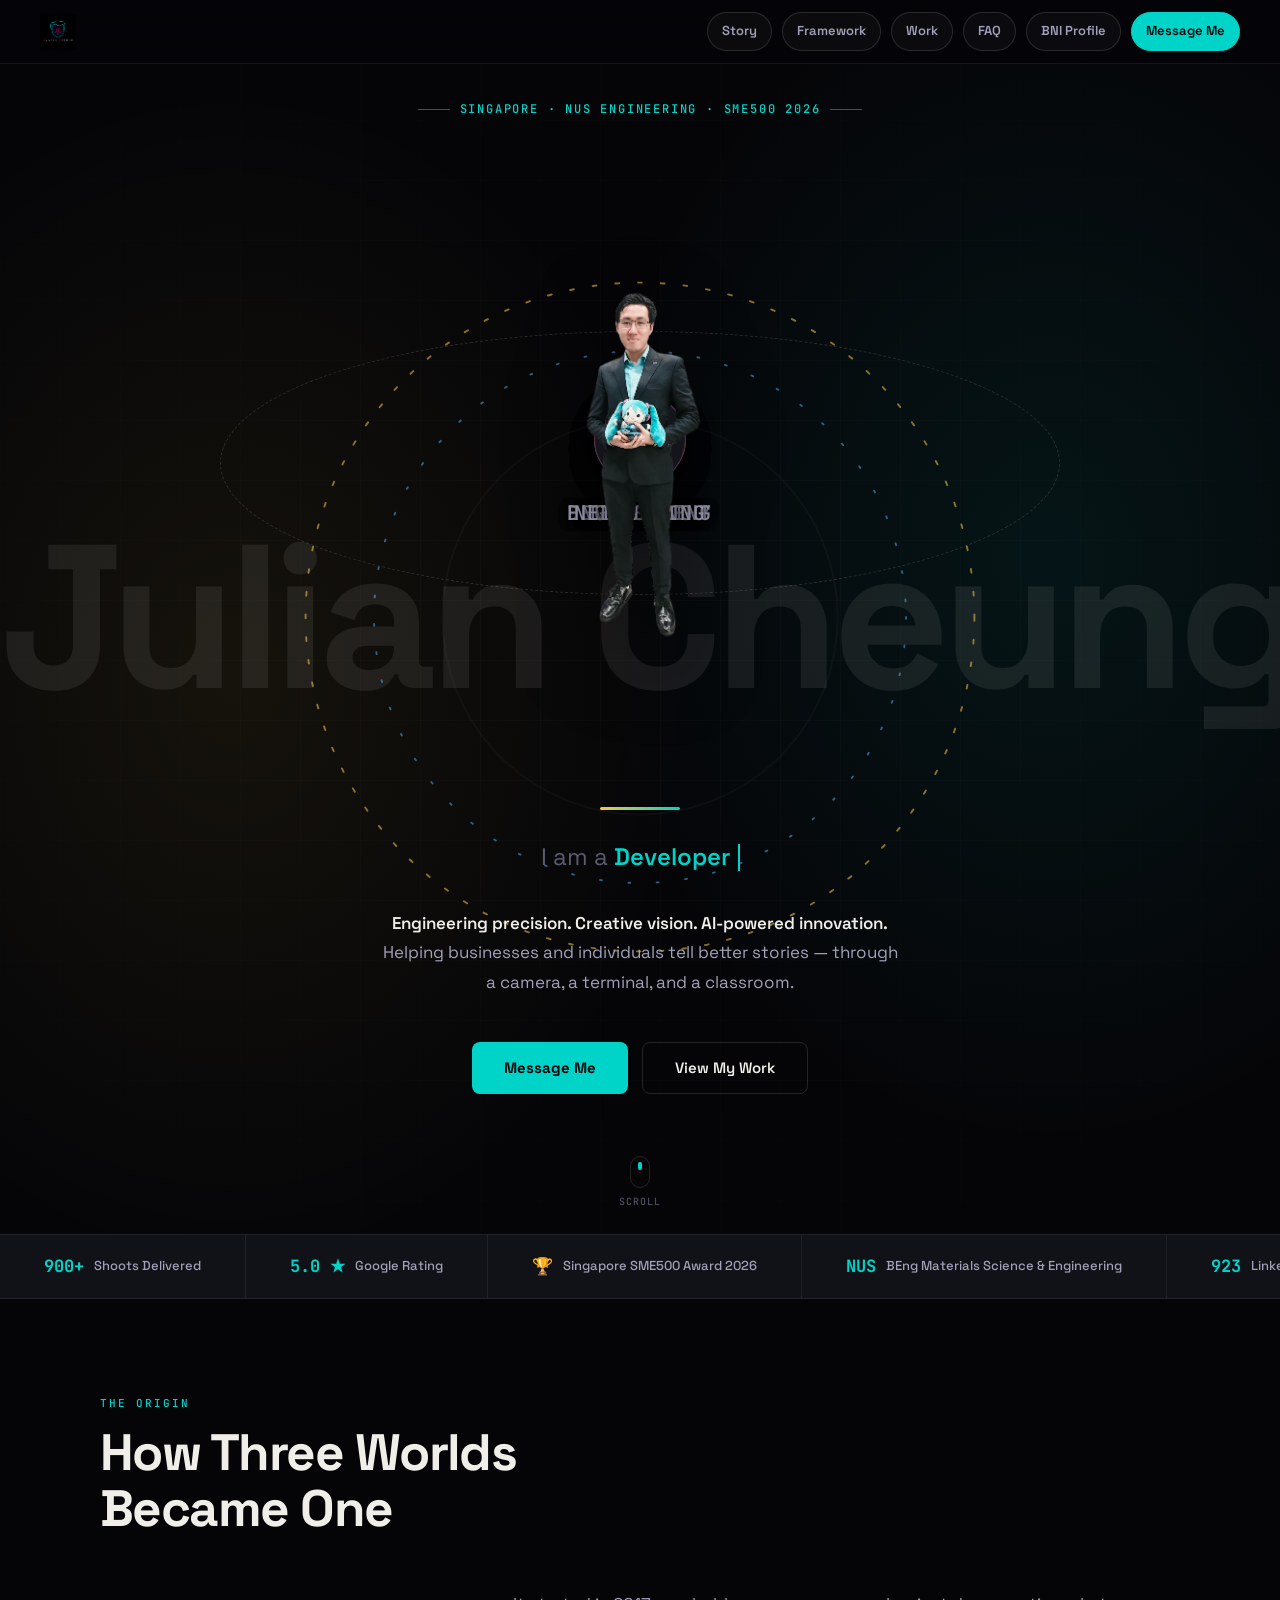
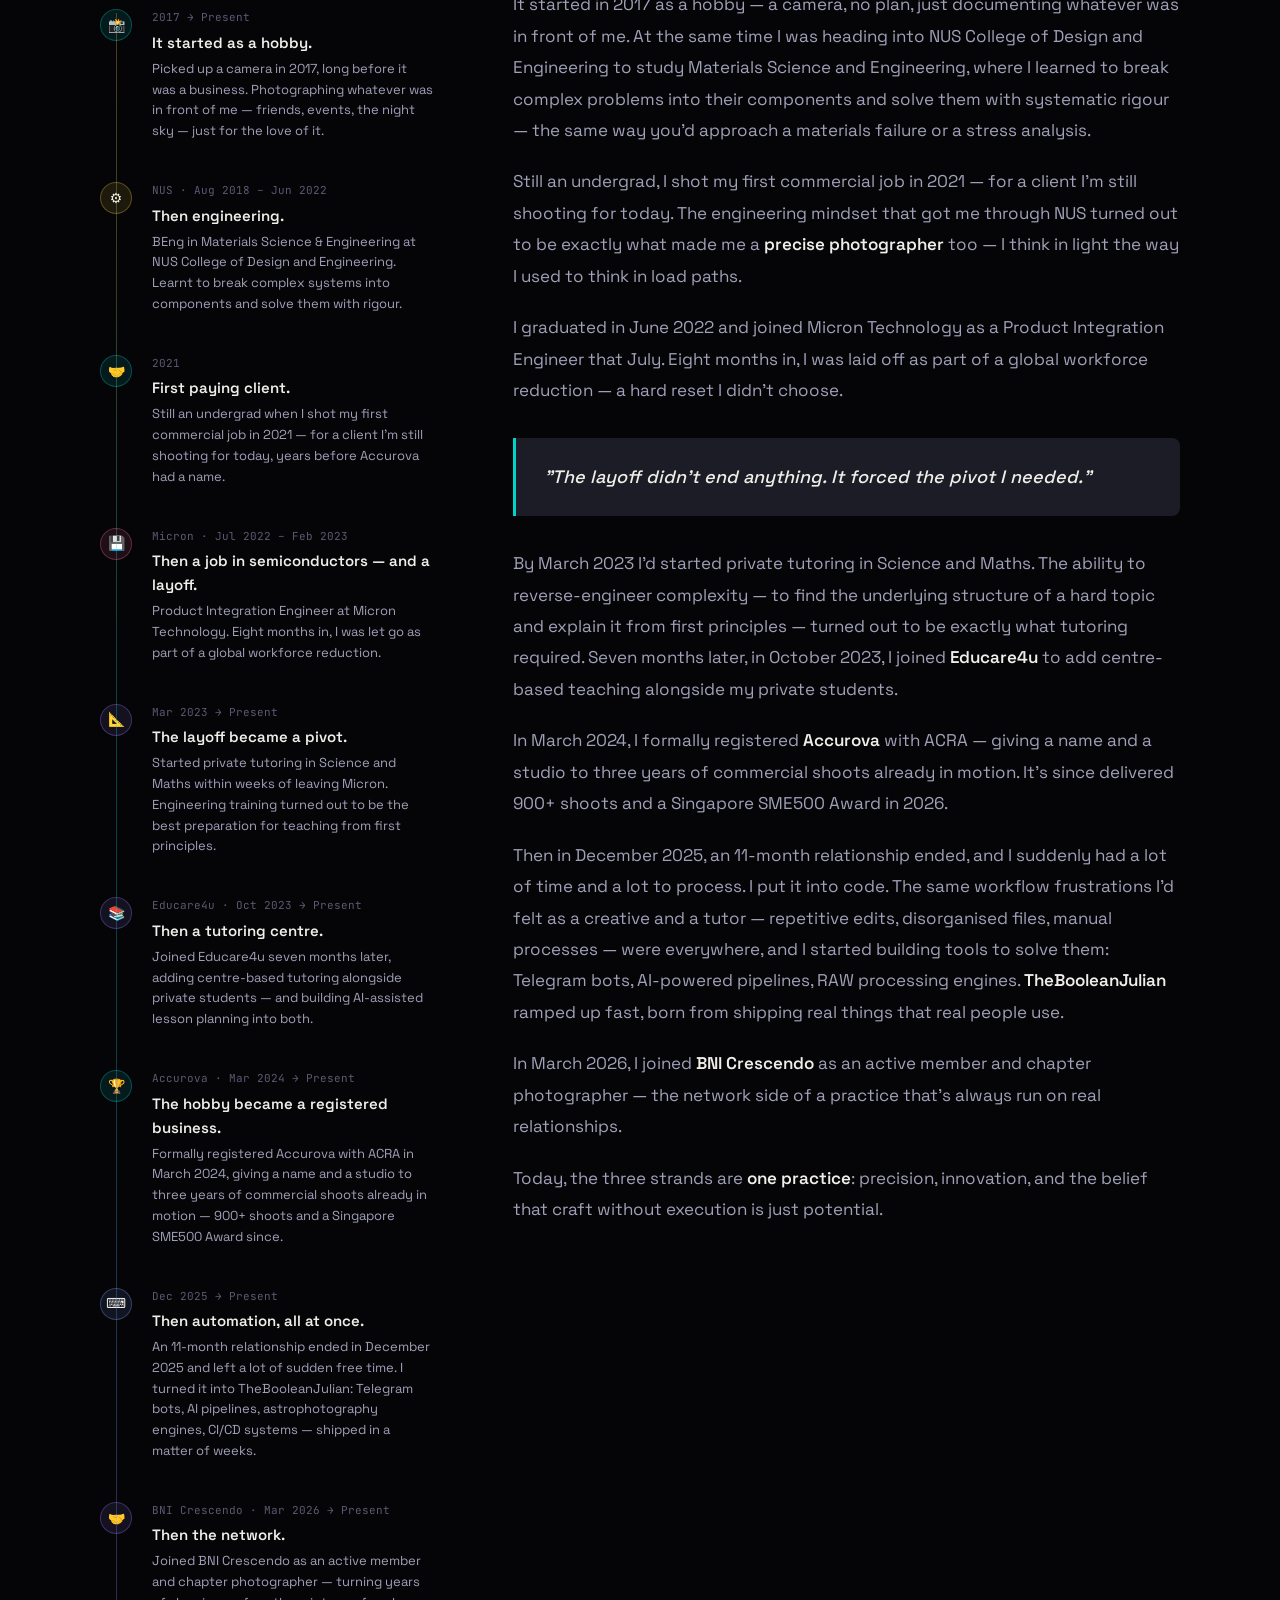
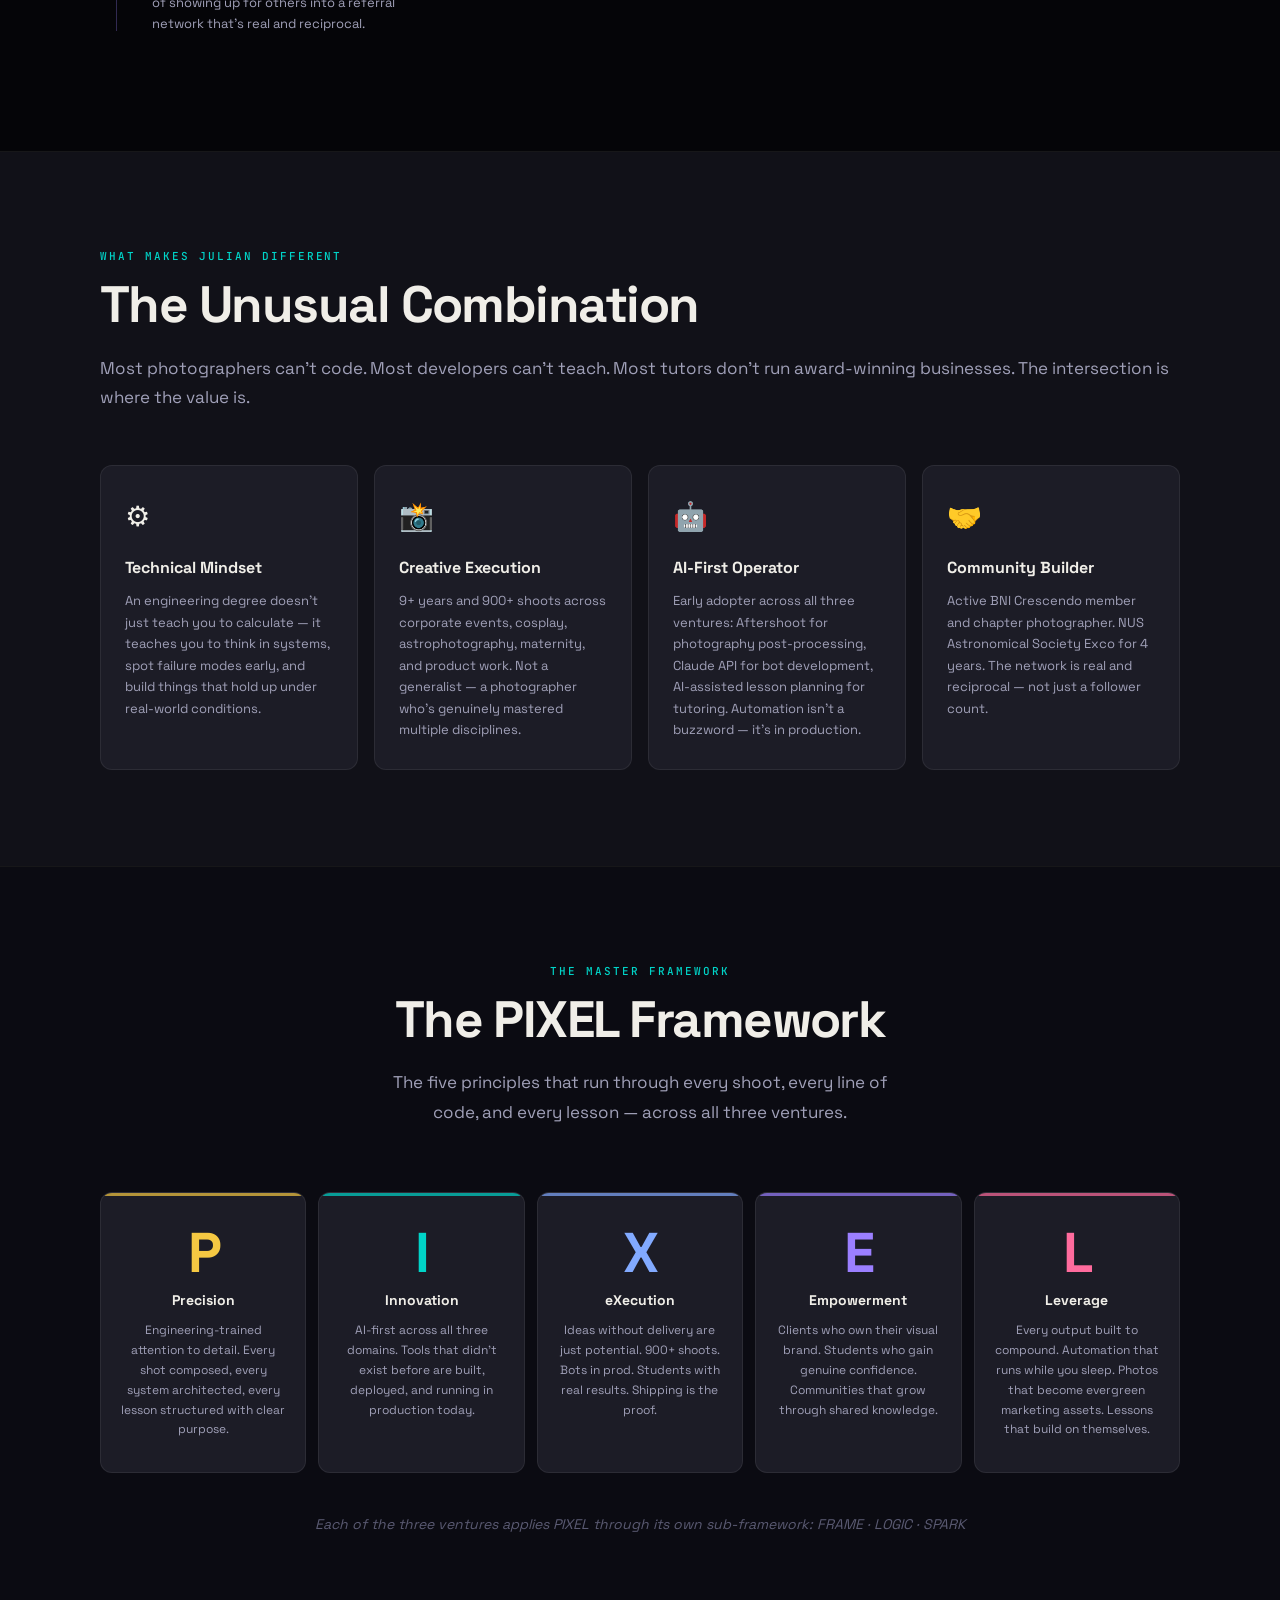
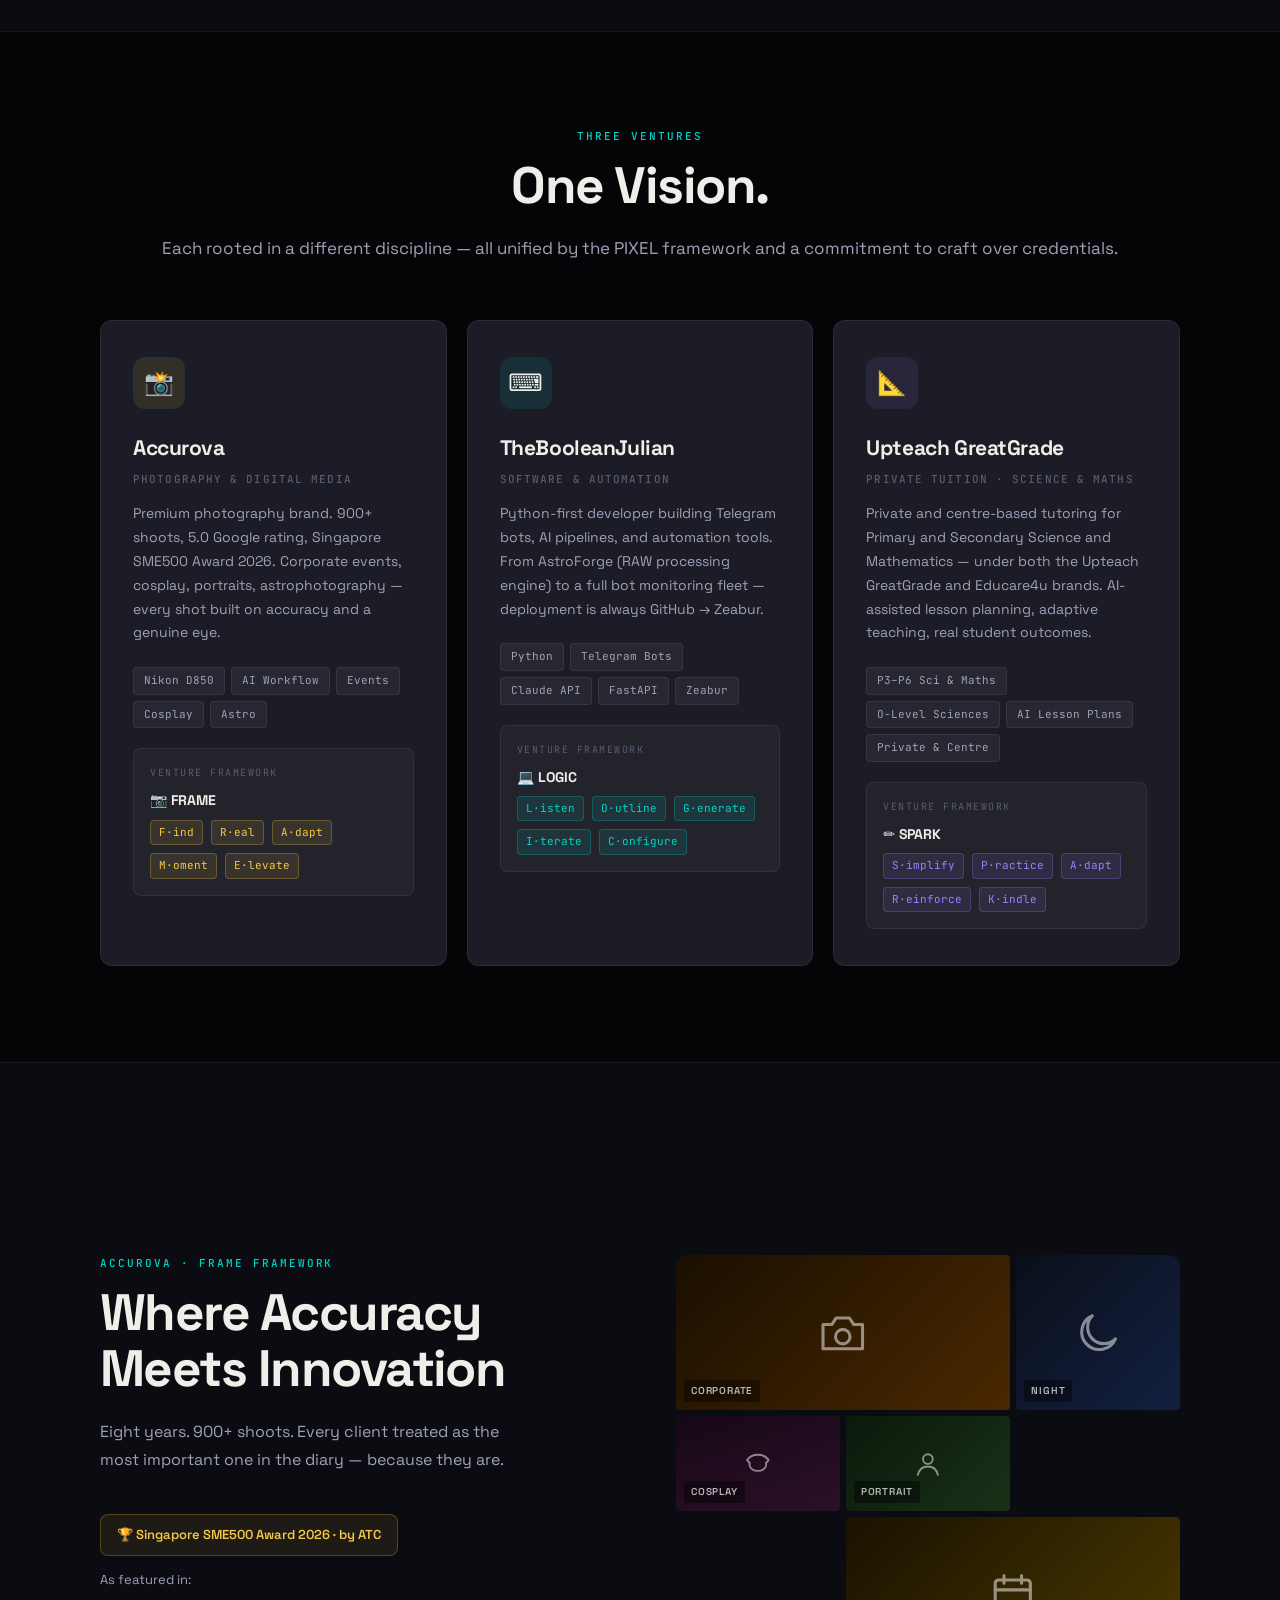
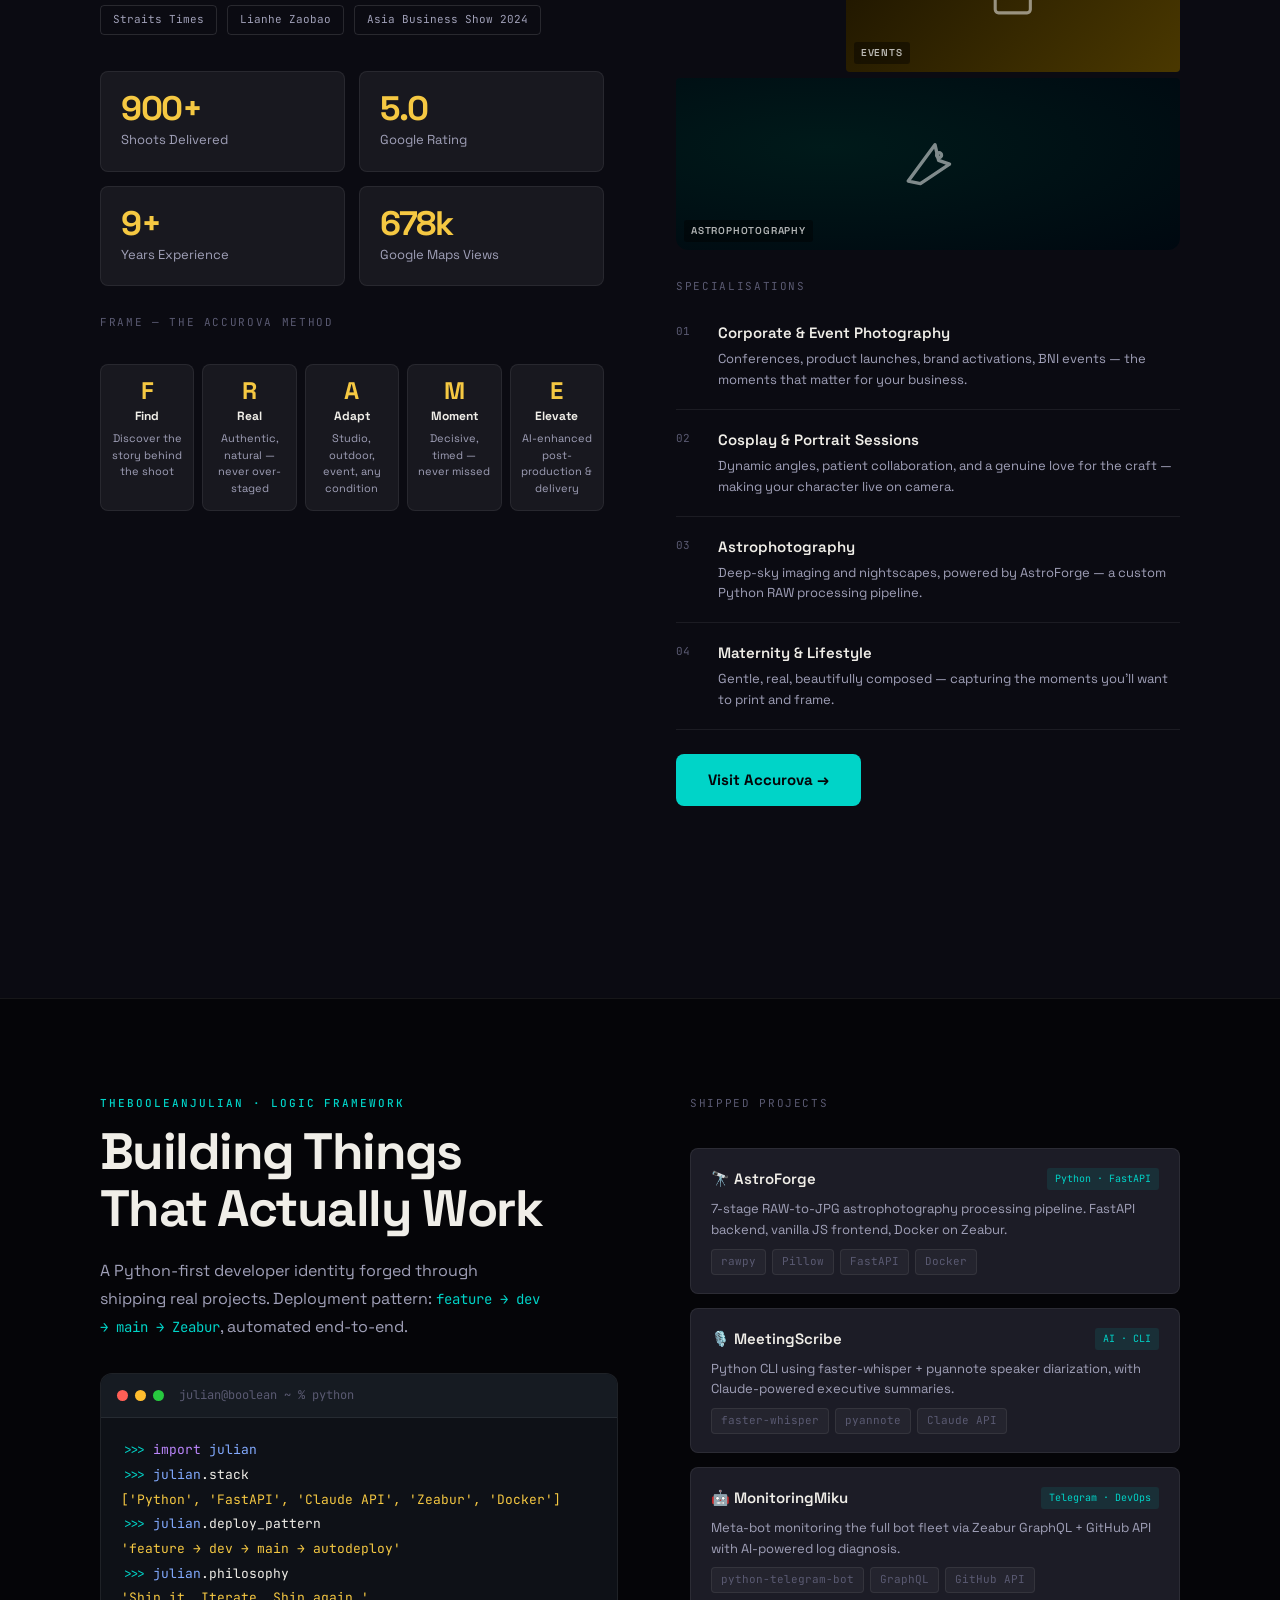
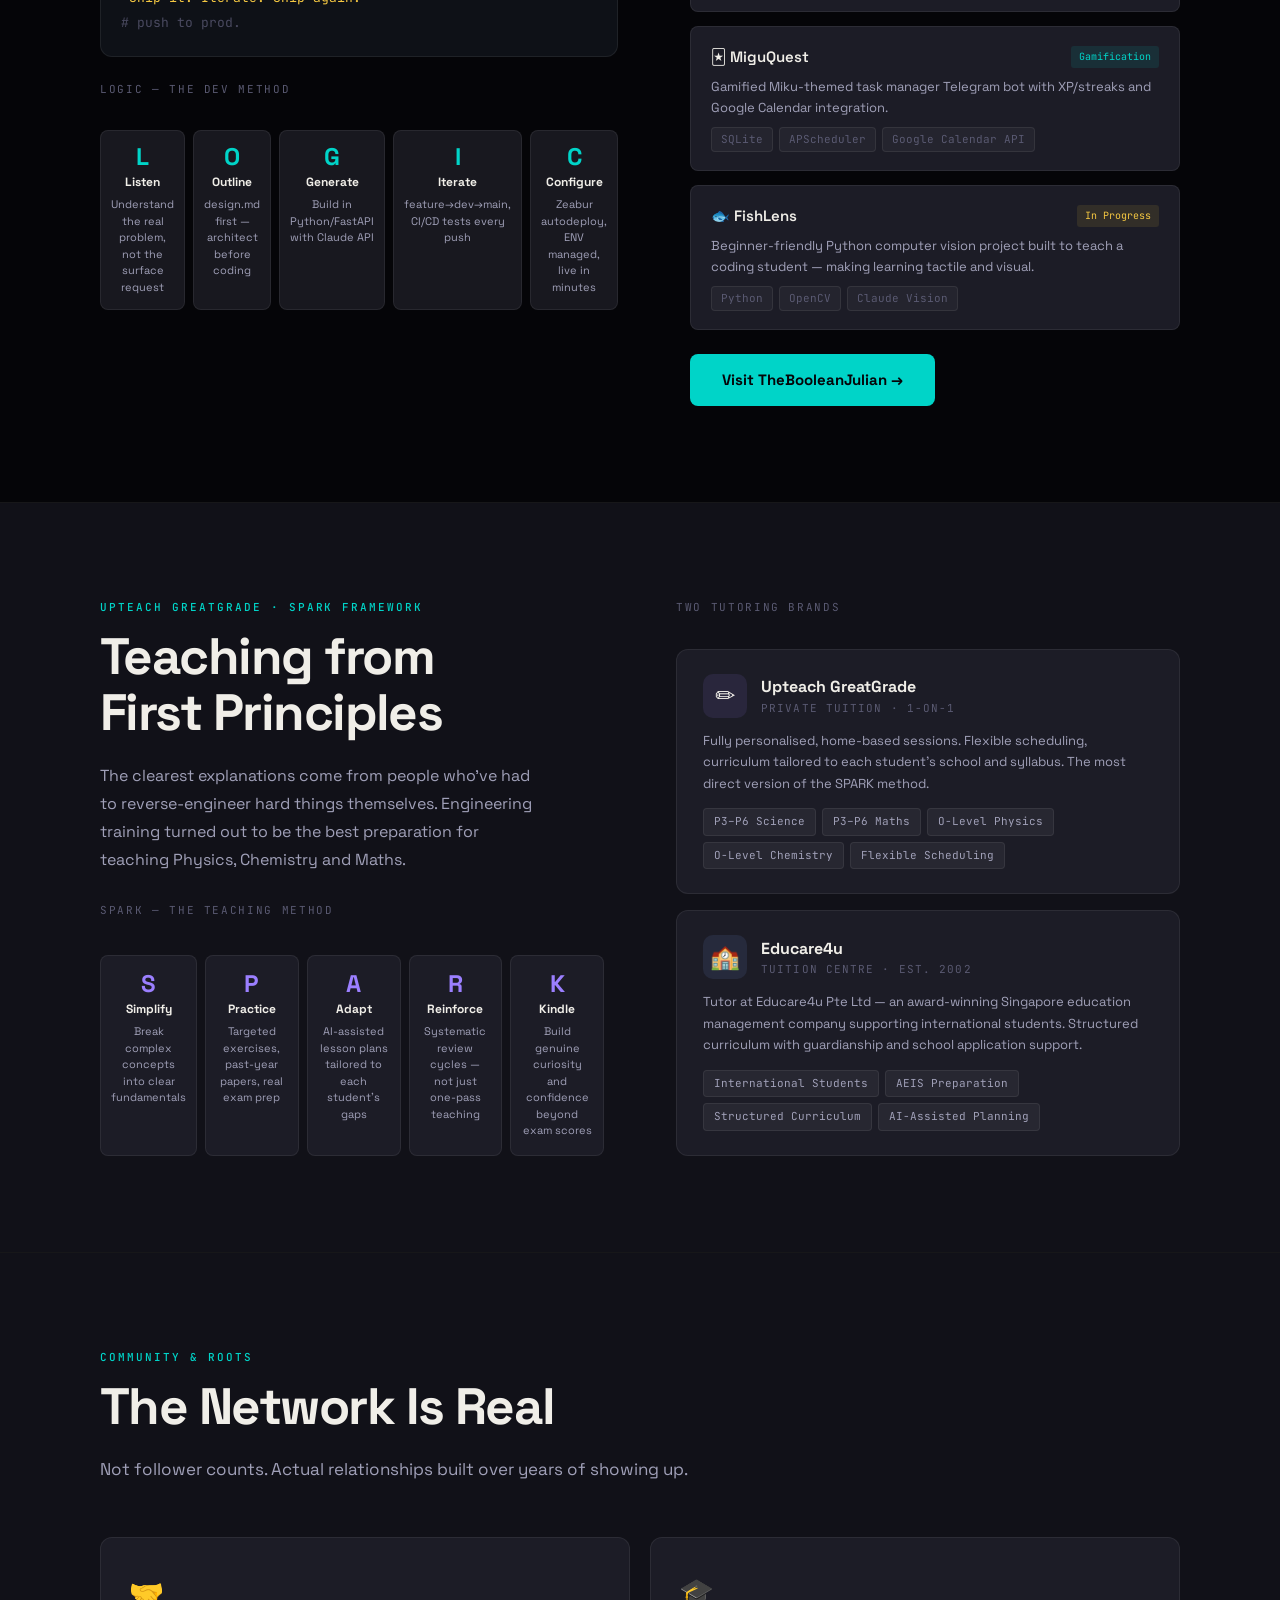
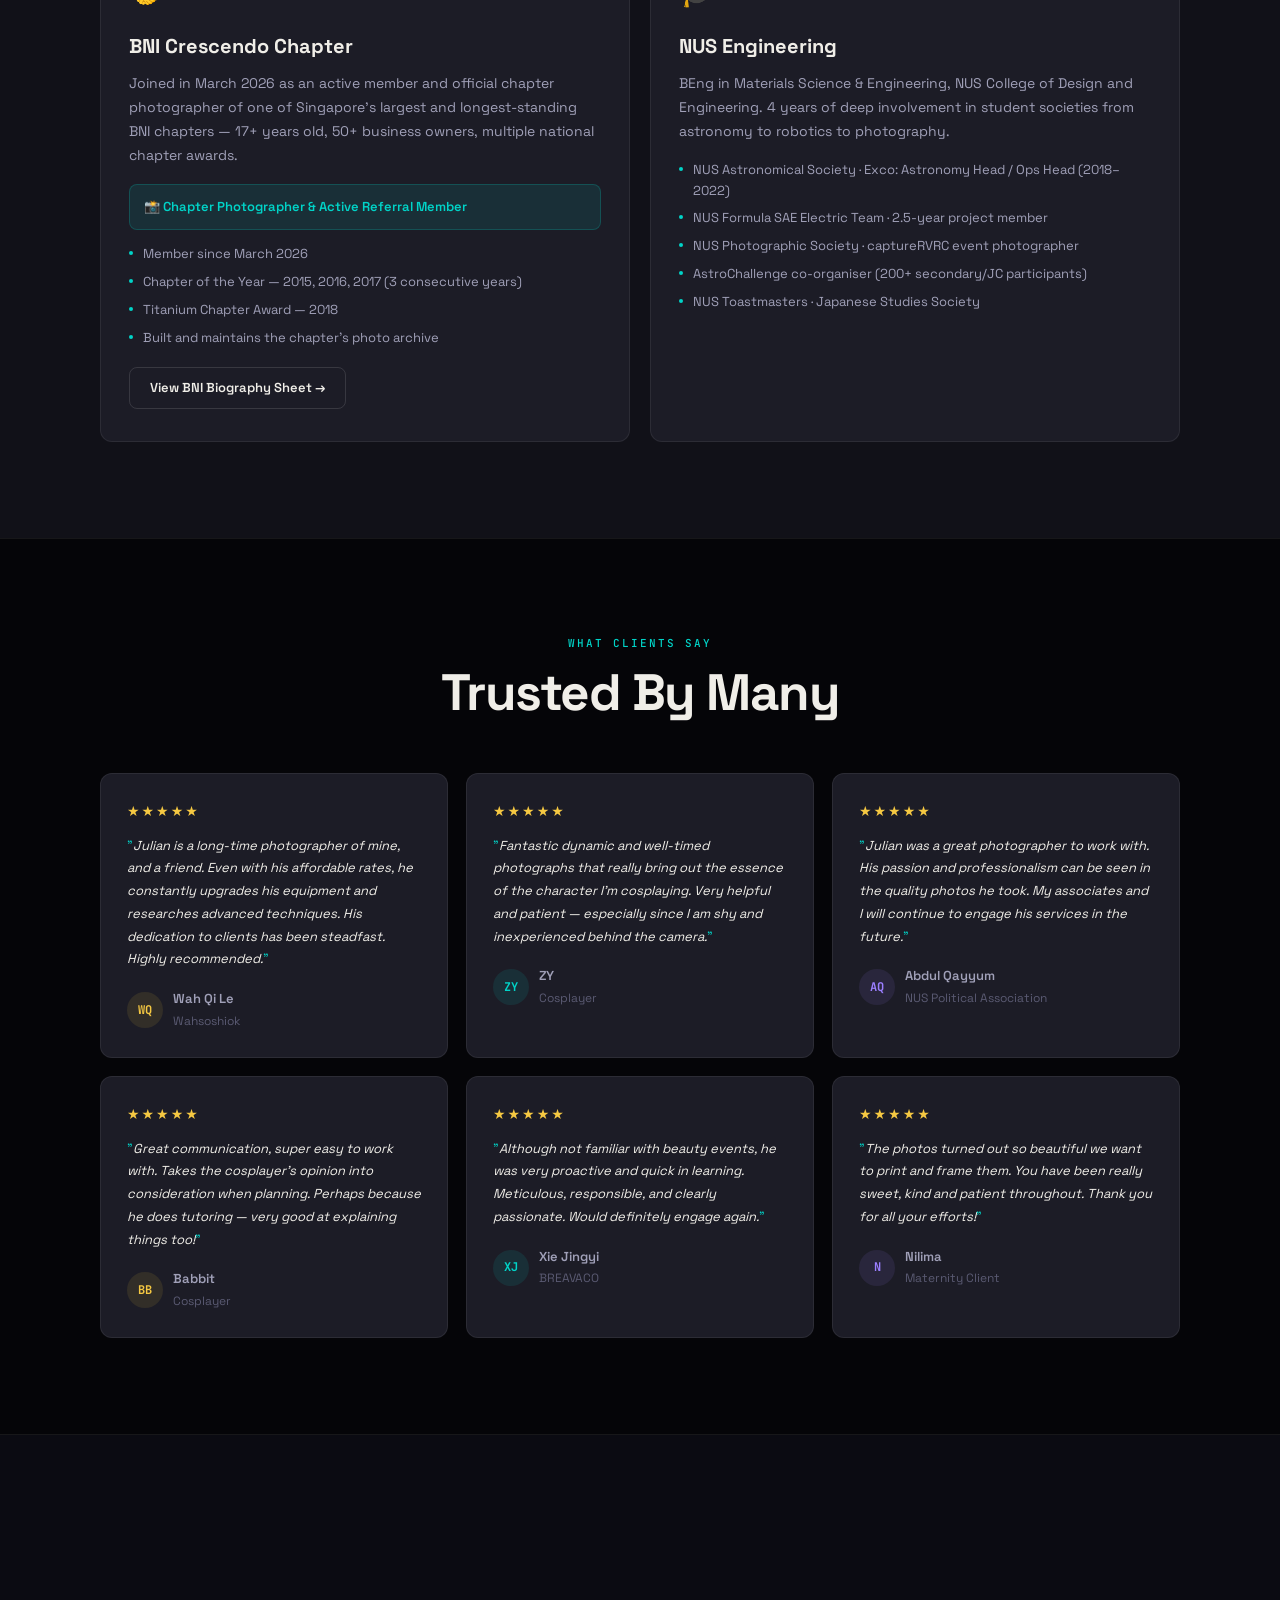
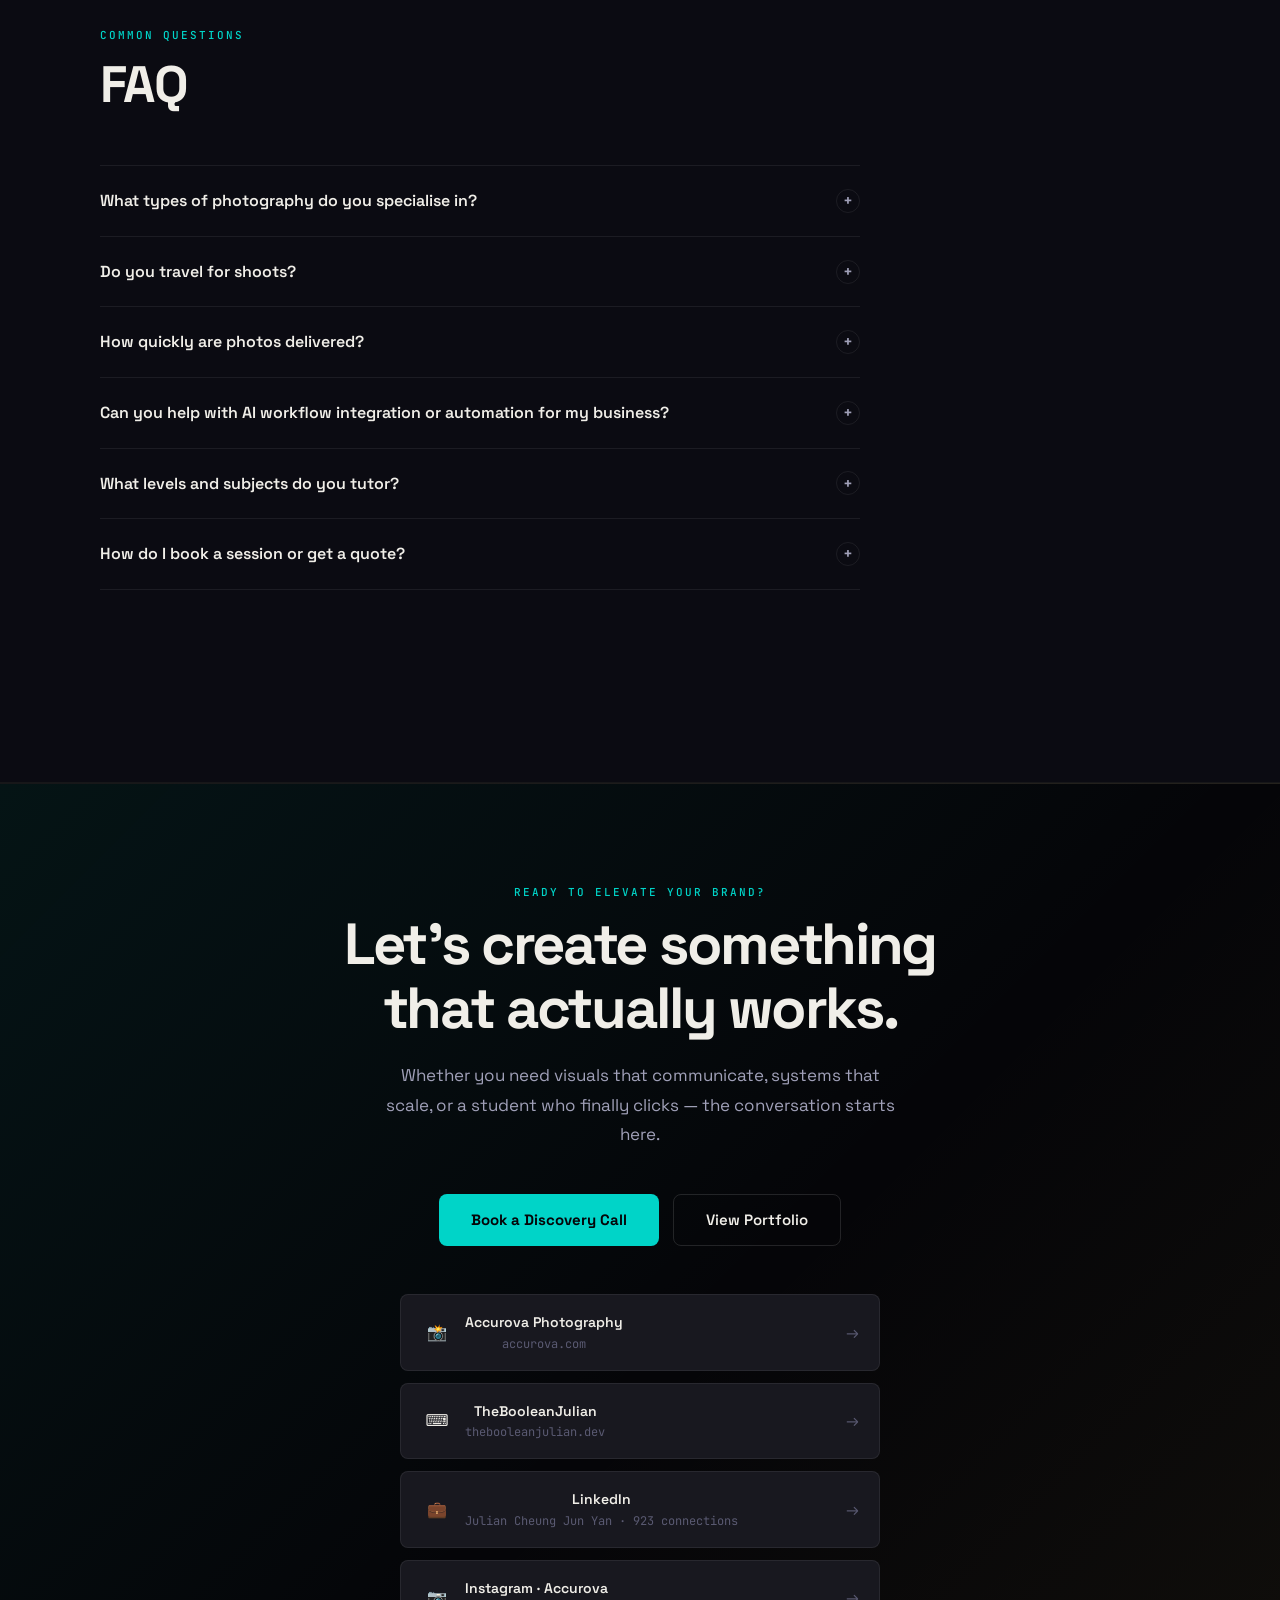
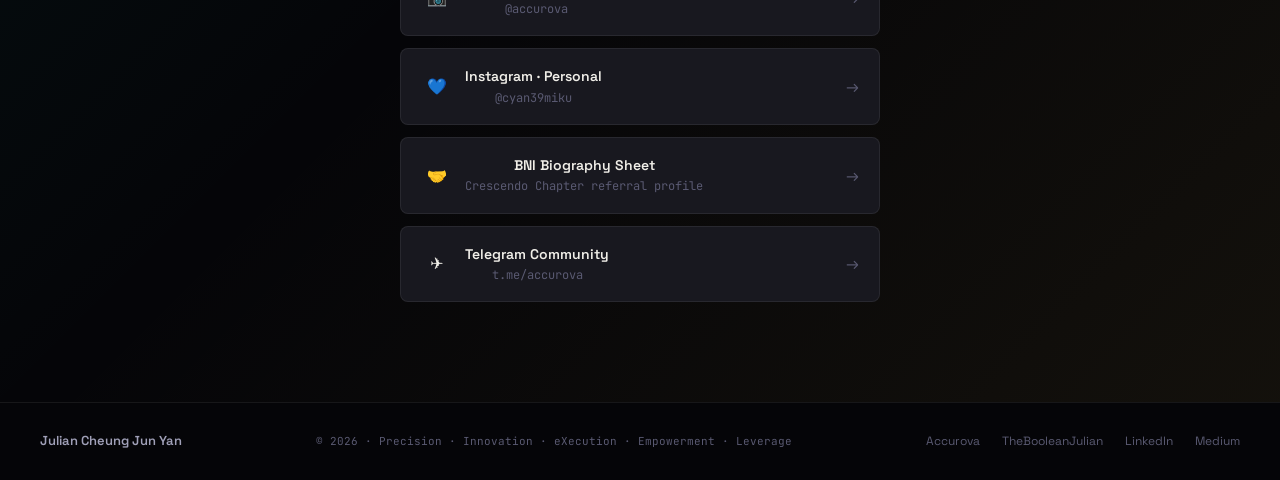
<file: index.html>
<!DOCTYPE html>
<html lang="en">
<head>
<meta charset="UTF-8">
<meta name="viewport" content="width=device-width, initial-scale=1.0">
<title>Julian Cheung Jun Yan — Photographer · Developer · Educator</title>
<meta name="description" content="Singapore-based photographer, developer and educator. Founder of Accurova (SME500 2026). NUS Engineering graduate. Precision, Innovation, and real results.">
<link rel="icon" type="image/png" href="assets/juliancheung-logo.png">
<link rel="preconnect" href="https://fonts.googleapis.com">
<link href="https://fonts.googleapis.com/css2?family=Space+Grotesk:wght@300;400;500;600;700&family=JetBrains+Mono:wght@400;500&display=swap" rel="stylesheet">
<style>
:root {
  --void:#050508; --deep:#0B0B12; --surface:#111118; --raised:#18181F; --card:#1C1C26;
  --border:rgba(255,255,255,0.07); --border-mid:rgba(255,255,255,0.12);
  --teal:#00D4C8; --teal-dim:rgba(0,212,200,0.1); --teal-glow:rgba(0,212,200,0.25);
  --gold:#F5C842; --gold-dim:rgba(245,200,66,0.10);
  --purple:#9B7FFF; --purple-dim:rgba(155,127,255,0.1);
  --t1:#F0EEE8; --t2:#A0A0B8; --t3:#5A5A72;
  --fd:'Space Grotesk',system-ui,sans-serif; --fm:'JetBrains Mono',monospace;
  --r:12px; --rs:8px;
}
*,*::before,*::after{box-sizing:border-box;margin:0;padding:0}
html{scroll-behavior:smooth}
body{background:var(--void);color:var(--t1);font-family:var(--fd);font-size:16px;line-height:1.6;-webkit-font-smoothing:antialiased;overflow-x:hidden}
a{color:inherit;text-decoration:none}

/* ── NAV ── */
nav{position:fixed;top:0;left:0;right:0;z-index:100;display:flex;align-items:center;justify-content:space-between;padding:0 40px;height:64px;background:rgba(5,5,8,0.88);backdrop-filter:blur(24px);border-bottom:1px solid var(--border)}
.nwm{font-size:15px;font-weight:600;letter-spacing:-0.02em;display:flex;align-items:center}.nwm span{color:var(--teal)}
.nwm-logo{height:36px;width:auto;display:block}
.nlinks{display:flex;align-items:center;gap:10px;flex-wrap:wrap}.nlinks a{display:inline-flex;align-items:center;justify-content:center;padding:8px 14px;border:1px solid transparent;border-radius:999px;font-size:13px;font-weight:600;color:var(--t2);transition:all .2s}.nlinks a:hover{color:var(--teal);background:rgba(255,255,255,0.04);border-color:var(--border-mid)}
.nlinks .nbtn-primary{background:var(--teal);color:#050508;border-color:var(--teal)}.nlinks .nbtn-primary:hover{background:#00c0b4;color:#050508;box-shadow:0 8px 24px var(--teal-glow)}
.nlinks .nbtn-secondary{border-color:var(--border-mid);background:rgba(255,255,255,0.03)}.nlinks .nbtn-secondary:hover{border-color:var(--teal);color:var(--teal)}

/* ── HERO ── */
#hero{position:relative;min-height:100vh;display:flex;align-items:center;justify-content:center;overflow:hidden;padding:100px 40px 140px}
.hbgl{position:absolute;inset:0;background:radial-gradient(ellipse 60% 80% at 18% 55%,rgba(245,200,66,0.07) 0%,transparent 60%);pointer-events:none}
.hbgr{position:absolute;inset:0;background:radial-gradient(ellipse 60% 80% at 82% 45%,rgba(0,212,200,0.08) 0%,transparent 60%);pointer-events:none}
.hgrid{position:absolute;inset:0;background-image:linear-gradient(rgba(255,255,255,0.022) 1px,transparent 1px),linear-gradient(90deg,rgba(255,255,255,0.022) 1px,transparent 1px);background-size:60px 60px;mask-image:radial-gradient(ellipse 80% 70% at 50% 50%,black 0%,transparent 100%);pointer-events:none}
.hring{position:absolute;top:50%;left:50%;width:min(760px,90vw);height:min(760px,90vw);transform:translate(-50%,-50%);pointer-events:none;opacity:.55}
.hring circle{animation:hspin 90s linear infinite;transform-origin:center}
.hring .r2{animation-direction:reverse;animation-duration:70s}
@keyframes hspin{to{transform:rotate(360deg)}}

/* ── HERO PHOTO ORBIT (Saturn-ring style: flat ellipse, near side large/front, far side small/behind) ── */
.horbit{position:relative;width:min(1200px,94vw);height:640px;margin:0 auto 24px;--rx:420px;--ry:132px;--photo:360px}
.horbit-photo{position:absolute;top:50%;left:50%;width:var(--photo);height:var(--photo);margin:calc(var(--photo) / -2) 0 0 calc(var(--photo) / -2);z-index:2;display:flex;align-items:center;justify-content:center}
.horbit-photo img{position:absolute;inset:0;width:100%;height:100%;object-fit:contain;object-position:bottom;display:block;filter:drop-shadow(0 30px 40px rgba(0,0,0,.5))}
.orbit-ellipse{position:absolute;top:50%;left:50%;width:calc(var(--rx) * 2);height:calc(var(--ry) * 2);margin-top:calc(var(--ry) * -1);margin-left:calc(var(--rx) * -1);border:1px dashed rgba(255,255,255,0.14);border-radius:50%;z-index:0;pointer-events:none}
.horbit-sat{position:absolute;top:50%;left:50%;width:140px;margin:-70px 0 0 -70px;animation:orbit-move 28s linear infinite;animation-delay:var(--d)}
.hs-face{display:flex;flex-direction:column;align-items:center;gap:12px}
.hs-icon{display:flex;align-items:center;justify-content:center;width:92px;height:92px;border-radius:50%;font-size:40px;background:var(--card);border:1px solid var(--border-mid);box-shadow:0 10px 24px rgba(0,0,0,.45);flex-shrink:0}
.horbit-sat:nth-child(3) .hs-icon{border-color:rgba(245,200,66,0.4)}
.horbit-sat:nth-child(4) .hs-icon{border-color:rgba(0,212,200,0.4)}
.horbit-sat:nth-child(5) .hs-icon{border-color:rgba(130,170,255,0.4)}
.horbit-sat:nth-child(6) .hs-icon{border-color:rgba(155,127,255,0.4)}
.horbit-sat:nth-child(7) .hs-icon{border-color:rgba(255,107,157,0.4)}
.hs-label{font-family:var(--fm);font-size:20px;font-weight:500;letter-spacing:.06em;text-transform:uppercase;color:var(--t2);white-space:nowrap;text-shadow:0 2px 8px rgba(0,0,0,.7)}
@keyframes orbit-move{
  0%    {transform:translate(var(--rx),0) scale(0.9);            z-index:3; opacity:1}
  12.5% {transform:translate(calc(var(--rx) * 0.707),calc(var(--ry) * 0.707)) scale(1.2);  z-index:3; opacity:1}
  25%   {transform:translate(0,var(--ry)) scale(1.35);            z-index:3; opacity:1}
  37.5% {transform:translate(calc(var(--rx) * -0.707),calc(var(--ry) * 0.707)) scale(1.2); z-index:3; opacity:1}
  50%   {transform:translate(calc(var(--rx) * -1),0) scale(0.9);  z-index:1; opacity:.85}
  62.5% {transform:translate(calc(var(--rx) * -0.707),calc(var(--ry) * -0.707)) scale(0.62); z-index:1; opacity:.7}
  75%   {transform:translate(0,calc(var(--ry) * -1)) scale(0.5);  z-index:1; opacity:.65}
  87.5% {transform:translate(calc(var(--rx) * 0.707),calc(var(--ry) * -0.707)) scale(0.62); z-index:1; opacity:.7}
  100%  {transform:translate(var(--rx),0) scale(0.9);             z-index:3; opacity:1}
}
@media (max-width:640px){
  .horbit{height:480px;--rx:260px;--ry:84px;--photo:260px}
  .hs-icon{width:76px;height:76px;font-size:34px}
  .hs-label{font-size:18px}
}
@media (prefers-reduced-motion: reduce){.hring circle,.horbit-sat{animation:none}}
.hc{position:relative;z-index:1;text-align:center;max-width:1240px;width:100%}
.hey{font-family:var(--fm);font-size:12px;font-weight:500;letter-spacing:.15em;text-transform:uppercase;color:var(--teal);margin-bottom:24px;display:flex;align-items:center;justify-content:center;gap:10px}
.hey::before,.hey::after{content:'';display:block;width:32px;height:1px;background:var(--teal);opacity:.5}
.hname{position:absolute;top:50%;left:50%;transform:translate(-50%,-50%);width:100%;z-index:0;text-align:center;font-size:clamp(70px,16vw,240px);font-weight:700;letter-spacing:-0.04em;line-height:1;white-space:nowrap;color:var(--t1);opacity:.08;pointer-events:none;margin:0}
.hline{height:3px;width:80px;margin:16px auto 28px;background:linear-gradient(90deg,var(--gold),var(--teal));border-radius:99px}
.hroles{font-size:clamp(18px,2.5vw,24px);font-weight:400;color:var(--t2);margin-bottom:32px;min-height:34px;display:flex;align-items:center;justify-content:center;gap:6px}
.hroles .st{color:var(--t3)}
#role-text{color:var(--teal);font-weight:600;transition:opacity .3s}
.cur{display:inline-block;width:2px;height:1.1em;background:var(--teal);margin-left:2px;vertical-align:middle;animation:blink .9s step-end infinite}
@keyframes blink{0%,100%{opacity:1}50%{opacity:0}}
.htag{font-size:17px;color:var(--t2);max-width:520px;margin:0 auto 44px;line-height:1.75}
.htag strong{color:var(--t1);font-weight:600}
.hbtns{display:flex;gap:14px;justify-content:center;flex-wrap:wrap}
.btn-p{padding:14px 32px;background:var(--teal);color:#050508;font-family:var(--fd);font-weight:700;font-size:15px;border-radius:8px;display:inline-block;transition:transform .15s,box-shadow .15s}
.btn-p:hover{transform:translateY(-2px);box-shadow:0 8px 32px var(--teal-glow)}
.btn-s{padding:13px 32px;background:transparent;color:var(--t1);font-family:var(--fd);font-weight:600;font-size:15px;border-radius:8px;border:1px solid var(--border-mid);display:inline-block;transition:border-color .2s,color .2s}
.btn-s:hover{border-color:var(--teal);color:var(--teal)}
.hscroll{position:absolute;bottom:24px;left:50%;transform:translateX(-50%);display:flex;flex-direction:column;align-items:center;gap:6px;font-family:var(--fm);font-size:10px;letter-spacing:.1em;color:var(--t3);text-transform:uppercase}
.sdot{width:20px;height:32px;border:1px solid var(--border-mid);border-radius:10px;display:flex;align-items:flex-start;justify-content:center;padding-top:5px}
.sdot::after{content:'';width:4px;height:8px;background:var(--teal);border-radius:99px;animation:sd 1.8s ease-in-out infinite}
@keyframes sd{0%,100%{transform:translateY(0);opacity:1}80%{transform:translateY(10px);opacity:0}}

/* ── CRED STRIP ── */
#cred{background:var(--surface);border-top:1px solid var(--border);border-bottom:1px solid var(--border);overflow:hidden}
.mtrack{display:flex;align-items:center;animation:mq 30s linear infinite;white-space:nowrap}
.mtrack:hover{animation-play-state:paused}
@keyframes mq{0%{transform:translateX(0)}100%{transform:translateX(-50%)}}
.ci{display:flex;align-items:center;gap:10px;padding:18px 44px;font-size:13px;font-weight:500;color:var(--t2);white-space:nowrap;border-right:1px solid var(--border)}
.ci .n{font-family:var(--fm);font-size:17px;font-weight:700;color:var(--teal)}

/* ── LAYOUT ── */
.sec{padding:96px 40px;max-width:1160px;margin:0 auto}
.sec-bg{padding:96px 0}
.sec-in{max-width:1160px;margin:0 auto;padding:0 40px}
.slbl{font-family:var(--fm);font-size:11px;font-weight:500;letter-spacing:.18em;text-transform:uppercase;color:var(--teal);margin-bottom:12px}
.stit{font-size:clamp(32px,4vw,52px);font-weight:700;letter-spacing:-0.03em;line-height:1.1;margin-bottom:20px}
.ssub{font-size:17px;color:var(--t2);line-height:1.75}
.sdiv{width:100%;height:1px;background:var(--border)}
.fi{opacity:0;transform:translateY(24px);transition:opacity .65s ease,transform .65s ease}
.fi.vis{opacity:1;transform:translateY(0)}

/* ── STORY ── */
.story-layout{display:grid;grid-template-columns:1fr 2fr;gap:80px;align-items:start}
.story-spine{display:flex;flex-direction:column;gap:0;position:relative}
.story-spine::before{content:'';position:absolute;left:16px;top:24px;bottom:24px;width:1px;background:linear-gradient(to bottom,var(--gold),var(--teal),var(--purple));opacity:.3}
.story-node{display:flex;align-items:flex-start;gap:20px;padding:20px 0}
.s-dot{width:32px;height:32px;border-radius:50%;display:flex;align-items:center;justify-content:center;font-size:14px;flex-shrink:0;border:1px solid var(--border)}
.s-dot.eng{background:var(--gold-dim);border-color:rgba(245,200,66,0.3)}
.s-dot.photo{background:var(--teal-dim);border-color:rgba(0,212,200,0.3)}
.s-dot.code{background:rgba(130,170,255,0.1);border-color:rgba(130,170,255,0.3)}
.s-dot.teach{background:var(--purple-dim);border-color:rgba(155,127,255,0.3)}
.s-dot.corp{background:rgba(255,107,157,0.1);border-color:rgba(255,107,157,0.3)}
.s-year{font-family:var(--fm);font-size:11px;color:var(--t3);margin-bottom:4px}
.s-title{font-size:15px;font-weight:600;margin-bottom:4px}
.s-desc{font-size:13px;color:var(--t2);line-height:1.6}
.story-text p{font-size:17px;color:var(--t2);line-height:1.85;margin-bottom:20px}
.story-text p:last-child{margin-bottom:0}
.story-text strong{color:var(--t1);font-weight:600}
.story-quote{margin:32px 0;padding:24px 28px;border-left:3px solid var(--teal);background:var(--card);border-radius:0 var(--rs) var(--rs) 0;font-size:18px;font-weight:500;color:var(--t1);line-height:1.65;font-style:italic}

/* ── DIFFERENTIATORS ── */
.diff-grid{display:grid;grid-template-columns:repeat(4,1fr);gap:16px;margin-top:52px}
.diff-card{background:var(--card);border:1px solid var(--border);border-radius:var(--r);padding:28px 24px;transition:border-color .3s,transform .3s}
.diff-card:hover{border-color:var(--border-mid);transform:translateY(-3px)}
.diff-icon{font-size:28px;margin-bottom:16px}
.diff-title{font-size:16px;font-weight:700;margin-bottom:10px}
.diff-desc{font-size:13px;color:var(--t2);line-height:1.65}

/* ── PIXEL FRAMEWORK ── */
#pixel{background:var(--deep)}
.pixel-header{text-align:center;margin-bottom:64px}
.pixel-grid{display:grid;grid-template-columns:repeat(5,1fr);gap:12px}
.pix{background:var(--card);border:1px solid var(--border);border-radius:var(--r);padding:32px 20px;text-align:center;transition:border-color .3s,transform .3s;position:relative;overflow:hidden}
.pix::before{content:'';position:absolute;top:0;left:0;right:0;height:3px;border-radius:12px 12px 0 0;opacity:.7}
.pix:nth-child(1)::before{background:var(--gold)}
.pix:nth-child(2)::before{background:var(--teal)}
.pix:nth-child(3)::before{background:#82AAFF}
.pix:nth-child(4)::before{background:var(--purple)}
.pix:nth-child(5)::before{background:#FF6B9D}
.pix:hover{border-color:var(--border-mid);transform:translateY(-4px)}
.pix-letter{font-size:56px;font-weight:700;letter-spacing:-0.05em;line-height:1;margin-bottom:8px}
.pix:nth-child(1) .pix-letter{color:var(--gold)}
.pix:nth-child(2) .pix-letter{color:var(--teal)}
.pix:nth-child(3) .pix-letter{color:#82AAFF}
.pix:nth-child(4) .pix-letter{color:var(--purple)}
.pix:nth-child(5) .pix-letter{color:#FF6B9D}
.pix-word{font-size:14px;font-weight:700;margin-bottom:10px;color:var(--t1)}
.pix-desc{font-size:12px;color:var(--t2);line-height:1.65}
.pixel-note{text-align:center;margin-top:40px;font-size:14px;color:var(--t3);font-style:italic}

/* ── VENTURES ── */
.v-header{text-align:center;margin-bottom:56px}
.v-grid{display:grid;grid-template-columns:repeat(3,1fr);gap:20px}
.vc{background:var(--card);border:1px solid var(--border);border-radius:var(--r);padding:36px 32px;transition:border-color .3s,transform .3s;position:relative;overflow:hidden}
.vc::before{content:'';position:absolute;top:0;left:0;right:0;height:3px;border-radius:12px 12px 0 0;opacity:0;transition:opacity .3s}
.vc.photo::before{background:linear-gradient(90deg,var(--gold),#E8A020)}
.vc.code::before{background:linear-gradient(90deg,var(--teal),#0097A7)}
.vc.edu::before{background:linear-gradient(90deg,var(--purple),#7C5CBF)}
.vc:hover{border-color:var(--border-mid);transform:translateY(-4px)}.vc:hover::before{opacity:1}
.v-icon{width:52px;height:52px;border-radius:12px;display:flex;align-items:center;justify-content:center;font-size:24px;margin-bottom:22px}
.vc.photo .v-icon{background:var(--gold-dim)}.vc.code .v-icon{background:var(--teal-dim)}.vc.edu .v-icon{background:var(--purple-dim)}
.v-name{font-size:21px;font-weight:700;letter-spacing:-0.02em;margin-bottom:6px}
.v-badge{font-family:var(--fm);font-size:11px;font-weight:500;color:var(--t3);letter-spacing:.1em;text-transform:uppercase;margin-bottom:14px}
.v-desc{font-size:14px;color:var(--t2);line-height:1.7;margin-bottom:22px}
.pills{display:flex;flex-wrap:wrap;gap:6px}
.pill{font-family:var(--fm);font-size:11px;padding:4px 10px;border-radius:4px;background:rgba(255,255,255,0.05);color:var(--t2);border:1px solid var(--border)}

/* ── MINI FRAMEWORK BADGES ── */
.mfw{margin-top:20px;padding:16px;background:rgba(255,255,255,0.03);border:1px solid var(--border);border-radius:var(--rs)}
.mfw-label{font-family:var(--fm);font-size:10px;letter-spacing:.15em;text-transform:uppercase;color:var(--t3);margin-bottom:8px}
.mfw-name{font-size:14px;font-weight:700;margin-bottom:8px}
.mfw-steps{display:flex;gap:8px;flex-wrap:wrap}
.mfw-step{font-family:var(--fm);font-size:11px;padding:3px 8px;border-radius:4px;border:1px solid var(--border)}
.vc.photo .mfw-step{color:var(--gold);border-color:rgba(245,200,66,.25);background:var(--gold-dim)}
.vc.code .mfw-step{color:var(--teal);border-color:rgba(0,212,200,.25);background:var(--teal-dim)}
.vc.edu .mfw-step{color:var(--purple);border-color:rgba(155,127,255,.25);background:var(--purple-dim)}

/* ── ACCUROVA DEEP ── */
.a-layout{display:grid;grid-template-columns:1fr 1fr;gap:72px;align-items:start}
.astats{display:grid;grid-template-columns:1fr 1fr;gap:14px;margin-top:36px}
.sc{background:var(--raised);border:1px solid var(--border);border-radius:var(--rs);padding:20px}
.sc .n{font-size:34px;font-weight:700;letter-spacing:-0.04em;color:var(--gold);line-height:1;margin-bottom:4px}
.sc .l{font-size:13px;color:var(--t2)}
.svc-item{display:flex;gap:16px;padding:18px 0;border-bottom:1px solid var(--border)}
.svc-item:last-child{border-bottom:none}
.svc-n{font-family:var(--fm);font-size:11px;color:var(--t3);padding-top:2px;min-width:26px}
.svc-t{font-size:15px;font-weight:600;margin-bottom:4px}
.svc-d{font-size:13px;color:var(--t2);line-height:1.6}
.pgrid{display:grid;grid-template-columns:repeat(3,1fr);grid-template-rows:155px 95px 155px;gap:6px;border-radius:var(--r);overflow:hidden}
.pc{border-radius:4px;position:relative;overflow:hidden;display:flex;align-items:center;justify-content:center}
.pc svg{width:34%;height:34%;opacity:.5;stroke:#fff;transition:opacity .3s,transform .3s}
.pc:hover svg{opacity:.85;transform:scale(1.08)}
.pc::after{content:attr(data-label);position:absolute;bottom:8px;left:8px;font-size:10px;font-weight:600;letter-spacing:.08em;text-transform:uppercase;color:rgba(255,255,255,0.7);background:rgba(0,0,0,.4);padding:3px 7px;border-radius:3px;backdrop-filter:blur(4px)}
.pc:nth-child(1){background:linear-gradient(135deg,#1A0F00,#4A2800);grid-column:1/3}
.pc:nth-child(2){background:linear-gradient(135deg,#0A0F1A,#132040)}
.pc:nth-child(3){background:linear-gradient(160deg,#160816,#2C1028)}
.pc:nth-child(4){background:linear-gradient(135deg,#0B1A0B,#1A3018)}
.pc:nth-child(5){background:linear-gradient(135deg,#1A1200,#4A3800);grid-column:2/4}
.pc:nth-child(6){background:radial-gradient(ellipse at 30% 40%,#001A1A,#000810);grid-column:1/4}
.award-b{display:inline-flex;align-items:center;gap:10px;padding:10px 16px;background:rgba(245,200,66,0.08);border:1px solid rgba(245,200,66,.25);border-radius:8px;font-size:13px;font-weight:600;color:var(--gold);margin-top:20px}
.media-s{display:flex;gap:10px;margin-top:14px;flex-wrap:wrap}
.mtag{font-family:var(--fm);font-size:11px;padding:5px 12px;border-radius:4px;border:1px solid var(--border-mid);color:var(--t2)}
.frame-grid{display:grid;grid-template-columns:repeat(5,1fr);gap:8px;margin-top:32px}
.fg{background:var(--raised);border:1px solid var(--border);border-radius:var(--rs);padding:14px 10px;text-align:center}
.fg-l{font-size:24px;font-weight:700;color:var(--gold);line-height:1;margin-bottom:4px}
.fg-w{font-size:12px;font-weight:700;color:var(--t1);margin-bottom:4px}
.fg-d{font-size:11px;color:var(--t2);line-height:1.5}

/* ── TECH DEEP ── */
.tech-layout{display:grid;grid-template-columns:1fr 1fr;gap:72px;align-items:start}
.tw{background:#0E1117;border:1px solid var(--border);border-radius:var(--r);overflow:hidden}
.tbar{display:flex;align-items:center;gap:7px;padding:12px 16px;background:#161B22;border-bottom:1px solid var(--border)}
.td{width:11px;height:11px;border-radius:50%}
.td.r{background:#FF5F56}.td.y{background:#FFBD2E}.td.g{background:#27C93F}
.tt{font-family:var(--fm);font-size:12px;color:var(--t3);margin-left:8px}
.tbody{padding:20px;font-family:var(--fm);font-size:13px;line-height:1.9}
.tp{color:var(--teal)}.tcm{color:#4A4A60}.ts{color:var(--gold)}.tk{color:#BB86FC}.tf{color:#82AAFF}
.plist{display:flex;flex-direction:column;gap:14px;margin-top:36px}
.pcard{background:var(--card);border:1px solid var(--border);border-radius:var(--rs);padding:18px 20px;transition:border-color .25s}
.pcard:hover{border-color:rgba(0,212,200,.3)}
.pc-h{display:flex;align-items:center;justify-content:space-between;margin-bottom:8px}
.pc-n{font-size:15px;font-weight:600}
.pc-t{font-family:var(--fm);font-size:10px;padding:3px 8px;border-radius:3px;background:var(--teal-dim);color:var(--teal)}
.pc-wip{font-family:var(--fm);font-size:10px;padding:3px 8px;border-radius:3px;background:rgba(245,200,66,.1);color:var(--gold)}
.pc-d{font-size:13px;color:var(--t2);line-height:1.6}
.spills{display:flex;flex-wrap:wrap;gap:6px;margin-top:8px}
.sp{font-family:var(--fm);font-size:11px;padding:3px 9px;border-radius:4px;background:rgba(255,255,255,.04);color:var(--t3);border:1px solid var(--border)}
.logic-grid{display:grid;grid-template-columns:repeat(5,1fr);gap:8px;margin-top:32px}
.lg{background:var(--raised);border:1px solid var(--border);border-radius:var(--rs);padding:14px 10px;text-align:center}
.lg-l{font-size:24px;font-weight:700;color:var(--teal);line-height:1;margin-bottom:4px}
.lg-w{font-size:12px;font-weight:700;color:var(--t1);margin-bottom:4px}
.lg-d{font-size:11px;color:var(--t2);line-height:1.5}

/* ── TUTOR SECTION ── */
#tutor{background:var(--surface)}
.tutor-layout{display:grid;grid-template-columns:1fr 1fr;gap:72px;align-items:start}
.tutor-brands{display:flex;flex-direction:column;gap:16px;margin-top:32px}
.tbrand{background:var(--card);border:1px solid var(--border);border-radius:var(--r);padding:24px 26px;transition:border-color .3s}
.tbrand:hover{border-color:var(--border-mid)}
.tb-head{display:flex;align-items:center;gap:14px;margin-bottom:12px}
.tb-icon{font-size:24px;width:44px;height:44px;border-radius:10px;display:flex;align-items:center;justify-content:center;flex-shrink:0}
.tbrand.private .tb-icon{background:var(--purple-dim)}
.tbrand.centre .tb-icon{background:rgba(130,170,255,.1)}
.tb-name{font-size:16px;font-weight:700}
.tb-type{font-family:var(--fm);font-size:11px;color:var(--t3);letter-spacing:.1em;text-transform:uppercase}
.tb-desc{font-size:13px;color:var(--t2);line-height:1.65;margin-bottom:14px}
.tb-pills{display:flex;flex-wrap:wrap;gap:6px}
.spark-grid{display:grid;grid-template-columns:repeat(5,1fr);gap:8px;margin-top:36px}
.sg{background:var(--card);border:1px solid var(--border);border-radius:var(--rs);padding:16px 10px;text-align:center}
.sg-l{font-size:24px;font-weight:700;color:var(--purple);line-height:1;margin-bottom:4px}
.sg-w{font-size:12px;font-weight:700;color:var(--t1);margin-bottom:4px}
.sg-d{font-size:11px;color:var(--t2);line-height:1.5}

/* ── COMMUNITY ── */
.com-grid{display:grid;grid-template-columns:1fr 1fr;gap:20px;margin-top:52px}
.com-card{background:var(--card);border:1px solid var(--border);border-radius:var(--r);padding:32px 28px}
.com-icon{font-size:28px;margin-bottom:16px}
.com-title{font-size:20px;font-weight:700;margin-bottom:10px}
.com-desc{font-size:14px;color:var(--t2);line-height:1.7;margin-bottom:16px}
.bni-b{display:flex;align-items:center;gap:10px;padding:12px 14px;background:var(--teal-dim);border:1px solid rgba(0,212,200,.2);border-radius:var(--rs);margin:14px 0;font-size:13px;font-weight:600;color:var(--teal)}
.eitems{display:flex;flex-direction:column;gap:7px}
.eitem{display:flex;align-items:flex-start;gap:10px;font-size:13px;color:var(--t2)}
.eitem::before{content:'';width:4px;height:4px;border-radius:50%;background:var(--teal);flex-shrink:0;margin-top:7px}

/* ── TESTIMONIALS ── */
.tgrid{display:grid;grid-template-columns:repeat(3,1fr);gap:18px}
.tc{background:var(--card);border:1px solid var(--border);border-radius:var(--r);padding:26px;transition:border-color .25s}
.tc:hover{border-color:var(--border-mid)}
.tst{color:var(--gold);font-size:14px;margin-bottom:12px;letter-spacing:2px}
.tq{font-size:13px;color:var(--t1);line-height:1.75;margin-bottom:18px;font-style:italic}
.tq::before{content:'"';color:var(--teal);font-style:normal}
.tq::after{content:'"';color:var(--teal);font-style:normal}
.tfoot{display:flex;align-items:center;gap:10px}
.tav{width:36px;height:36px;border-radius:50%;display:flex;align-items:center;justify-content:center;font-family:var(--fm);font-size:12px;font-weight:700;flex-shrink:0}
.tav.c1{background:var(--gold-dim);color:var(--gold)}.tav.c2{background:var(--teal-dim);color:var(--teal)}.tav.c3{background:var(--purple-dim);color:var(--purple)}
.tp2{font-size:13px;font-weight:600;color:var(--t2)}.tr{font-size:12px;color:var(--t3);margin-top:2px}

/* ── FAQ ── */
#faq{background:var(--deep)}
.faq-list{margin-top:52px;display:flex;flex-direction:column;gap:0;max-width:760px}
.faq-item{border-bottom:1px solid var(--border)}
.faq-item:first-child{border-top:1px solid var(--border)}
.faq-q{display:flex;align-items:center;justify-content:space-between;padding:22px 0;cursor:pointer;font-size:16px;font-weight:600;color:var(--t1);gap:20px;list-style:none}
.faq-q::-webkit-details-marker{display:none}
.faq-icon{width:24px;height:24px;border-radius:50%;border:1px solid var(--border);display:flex;align-items:center;justify-content:center;flex-shrink:0;font-size:16px;transition:background .2s,border-color .2s;color:var(--t2)}
details[open] .faq-icon{background:var(--teal-dim);border-color:var(--teal);color:var(--teal)}
details[open] .faq-icon::after{content:'−'}
.faq-icon::after{content:'+'}
.faq-a{padding:0 0 22px;font-size:14px;color:var(--t2);line-height:1.75;max-width:680px}

/* ── FINAL CTA ── */
#finalcta{background:linear-gradient(135deg,rgba(0,212,200,0.07) 0%,rgba(5,5,8,0) 50%,rgba(245,200,66,0.06) 100%);border-top:1px solid var(--border)}
.cta-inner{max-width:760px;margin:0 auto;text-align:center;padding:100px 40px}
.cta-title{font-size:clamp(36px,5vw,58px);font-weight:700;letter-spacing:-0.04em;line-height:1.1;margin-bottom:20px}
.cta-sub{font-size:17px;color:var(--t2);line-height:1.75;margin-bottom:44px;max-width:520px;margin-left:auto;margin-right:auto}
.cta-btns{display:flex;gap:14px;justify-content:center;flex-wrap:wrap;margin-bottom:48px}
.clinks{display:flex;flex-direction:column;gap:12px;max-width:480px;margin:0 auto}
.clc{display:flex;align-items:center;justify-content:space-between;padding:16px 20px;background:var(--raised);border:1px solid var(--border);border-radius:var(--rs);transition:border-color .25s,transform .2s}
.clc:hover{border-color:var(--teal);transform:translateX(4px)}
.clc-l{display:flex;align-items:center;gap:12px}
.clc-ico{font-size:16px;width:32px;text-align:center}
.clc-lb{font-size:14px;font-weight:600}
.clc-h{font-size:12px;color:var(--t3);font-family:var(--fm);margin-top:1px}
.clc-arr{color:var(--t3);transition:color .2s}.clc:hover .clc-arr{color:var(--teal)}

/* ── FOOTER ── */
footer{background:var(--void);border-top:1px solid var(--border);padding:28px 40px;display:flex;align-items:center;justify-content:space-between}
.f-name{font-size:13px;font-weight:600;color:var(--t2)}
.f-copy{font-family:var(--fm);font-size:11px;color:var(--t3)}
.f-links{display:flex;gap:22px}.f-links a{font-size:12px;color:var(--t3);transition:color .2s}.f-links a:hover{color:var(--teal)}

/* ── RESPONSIVE ── */
@media(max-width:960px){
  nav{padding:0 20px}.nlinks{display:none}
  #hero{padding:100px 24px 140px}
  .story-layout,.a-layout,.tech-layout,.tutor-layout{grid-template-columns:1fr;gap:40px}
  .v-grid,.diff-grid,.tgrid,.com-grid{grid-template-columns:1fr}
  .pixel-grid{grid-template-columns:repeat(3,1fr)}
  .frame-grid,.logic-grid,.spark-grid{grid-template-columns:repeat(3,1fr)}
  .sec{padding:68px 24px}
  footer{flex-direction:column;gap:14px;text-align:center}
  .cta-inner{padding:72px 24px}
}
</style>
</head>
<body>

<!-- ═══════════════════════════ NAV ═══════════════════════════ -->
<nav>
  <a href="#hero" class="nwm"><img src="assets/juliancheung-logo.png" alt="Julian Cheung" class="nwm-logo"></a>
  <div class="nlinks">
    <a href="#story" class="nbtn-secondary">Story</a>
    <a href="#pixel" class="nbtn-secondary">Framework</a>
    <a href="#ventures" class="nbtn-secondary">Work</a>
    <a href="#faq" class="nbtn-secondary">FAQ</a>
    <a href="bni-bio.html" class="nbtn-secondary">BNI Profile</a>
    <a href="#finalcta" class="nbtn-primary">Message Me</a>
  </div>
</nav>

<!-- ═══════════════════════════ HERO ═══════════════════════════ -->
<section id="hero">
  <div class="hbgl"></div><div class="hbgr"></div><div class="hgrid"></div>
  <svg class="hring" viewBox="0 0 400 400" fill="none">
    <circle class="r1" cx="200" cy="200" r="176" stroke="url(#hg1)" stroke-width="1" stroke-dasharray="2 10" stroke-linecap="round"/>
    <circle class="r2" cx="200" cy="200" r="140" stroke="url(#hg2)" stroke-width="1" stroke-dasharray="1 14" stroke-linecap="round"/>
    <circle cx="200" cy="200" r="104" stroke="rgba(255,255,255,0.06)" stroke-width="1"/>
    <defs>
      <linearGradient id="hg1" x1="0" y1="0" x2="400" y2="400"><stop offset="0" stop-color="#F5C842"/><stop offset="1" stop-color="#00D4C8"/></linearGradient>
      <linearGradient id="hg2" x1="400" y1="0" x2="0" y2="400"><stop offset="0" stop-color="#9B7FFF"/><stop offset="1" stop-color="#00D4C8"/></linearGradient>
    </defs>
  </svg>
  <h1 class="hname">Julian Cheung Jun Yan</h1>
  <div class="hc">
    <div class="hey">Singapore · NUS Engineering · SME500 2026</div>
    <div class="horbit">
      <div class="orbit-ellipse"></div>
      <div class="horbit-photo">
        <img src="assets/hero-julian.png" alt="Julian Cheung Jun Yan" loading="eager" onerror="this.remove()">
      </div>
      <div class="horbit-sat" style="--d:0s"><div class="hs-face"><span class="hs-icon">📷</span><span class="hs-label">Photography</span></div></div>
      <div class="horbit-sat" style="--d:-5.6s"><div class="hs-face"><span class="hs-icon">💻</span><span class="hs-label">Development</span></div></div>
      <div class="horbit-sat" style="--d:-11.2s"><div class="hs-face"><span class="hs-icon">⚙️</span><span class="hs-label">Engineering</span></div></div>
      <div class="horbit-sat" style="--d:-16.8s"><div class="hs-face"><span class="hs-icon">🎓</span><span class="hs-label">Teaching</span></div></div>
      <div class="horbit-sat" style="--d:-22.4s"><div class="hs-face"><span class="hs-icon">🤝</span><span class="hs-label">Networking</span></div></div>
    </div>
    <div class="hline"></div>
    <div class="hroles">
      <span class="st">I am a</span>
      <span id="role-text">Photographer</span>
      <span class="cur"></span>
    </div>
    <p class="htag">
      <strong>Engineering precision. Creative vision. AI-powered innovation.</strong><br>
      Helping businesses and individuals tell better stories — through a camera, a terminal, and a classroom.
    </p>
    <div class="hbtns">
      <a href="https://www.accurova.com/contact/" class="btn-p" target="_blank">Message Me</a>
      <a href="#ventures" class="btn-s">View My Work</a>
    </div>
  </div>
  <div class="hscroll"><div class="sdot"></div><span>scroll</span></div>
</section>

<!-- ═══════════════════════════ CRED STRIP ═══════════════════════════ -->
<div id="cred">
  <div class="mtrack">
    <!-- duplicated for seamless loop -->
    <div class="ci"><span class="n">900+</span> Shoots Delivered</div>
    <div class="ci"><span class="n">5.0 ★</span> Google Rating</div>
    <div class="ci"><span class="n">🏆</span> Singapore SME500 Award 2026</div>
    <div class="ci"><span class="n">NUS</span> BEng Materials Science & Engineering</div>
    <div class="ci"><span class="n">923</span> LinkedIn Connections</div>
    <div class="ci"><span class="n">9+</span> Years in Photography</div>
    <div class="ci"><span class="n">BNI</span> Crescendo Member</div>
    <div class="ci"><span class="n">Straits Times</span> Featured</div>
    <div class="ci"><span class="n">Lianhe Zaobao</span> Featured</div>
    <div class="ci"><span class="n">Asia Business Show</span> 2024 Exhibitor</div>
    <div class="ci"><span class="n">900+</span> Shoots Delivered</div>
    <div class="ci"><span class="n">5.0 ★</span> Google Rating</div>
    <div class="ci"><span class="n">🏆</span> Singapore SME500 Award 2026</div>
    <div class="ci"><span class="n">NUS</span> BEng Materials Science & Engineering</div>
    <div class="ci"><span class="n">923</span> LinkedIn Connections</div>
    <div class="ci"><span class="n">9+</span> Years in Photography</div>
    <div class="ci"><span class="n">BNI</span> Crescendo Member</div>
    <div class="ci"><span class="n">Straits Times</span> Featured</div>
    <div class="ci"><span class="n">Lianhe Zaobao</span> Featured</div>
    <div class="ci"><span class="n">Asia Business Show</span> 2024 Exhibitor</div>
  </div>
</div>

<!-- ═══════════════════════════ STORY ═══════════════════════════ -->
<section id="story">
  <div class="sec fi">
    <div class="slbl">The Origin</div>
    <h2 class="stit">How Three Worlds<br>Became One</h2>
    <div class="story-layout" style="margin-top:52px">
      <div class="story-spine">
        <div class="story-node">
          <div class="s-dot photo">📸</div>
          <div>
            <div class="s-year">2017 → Present</div>
            <div class="s-title">It started as a hobby.</div>
            <div class="s-desc">Picked up a camera in 2017, long before it was a business. Photographing whatever was in front of me — friends, events, the night sky — just for the love of it.</div>
          </div>
        </div>
        <div class="story-node">
          <div class="s-dot eng">⚙️</div>
          <div>
            <div class="s-year">NUS · Aug 2018 – Jun 2022</div>
            <div class="s-title">Then engineering.</div>
            <div class="s-desc">BEng in Materials Science &amp; Engineering at NUS College of Design and Engineering. Learnt to break complex systems into components and solve them with rigour.</div>
          </div>
        </div>
        <div class="story-node">
          <div class="s-dot photo">🤝</div>
          <div>
            <div class="s-year">2021</div>
            <div class="s-title">First paying client.</div>
            <div class="s-desc">Still an undergrad when I shot my first commercial job in 2021 — for a client I'm still shooting for today, years before Accurova had a name.</div>
          </div>
        </div>
        <div class="story-node">
          <div class="s-dot corp">💾</div>
          <div>
            <div class="s-year">Micron · Jul 2022 – Feb 2023</div>
            <div class="s-title">Then a job in semiconductors — and a layoff.</div>
            <div class="s-desc">Product Integration Engineer at Micron Technology. Eight months in, I was let go as part of a global workforce reduction.</div>
          </div>
        </div>
        <div class="story-node">
          <div class="s-dot teach">📐</div>
          <div>
            <div class="s-year">Mar 2023 → Present</div>
            <div class="s-title">The layoff became a pivot.</div>
            <div class="s-desc">Started private tutoring in Science and Maths within weeks of leaving Micron. Engineering training turned out to be the best preparation for teaching from first principles.</div>
          </div>
        </div>
        <div class="story-node">
          <div class="s-dot teach">📚</div>
          <div>
            <div class="s-year">Educare4u · Oct 2023 → Present</div>
            <div class="s-title">Then a tutoring centre.</div>
            <div class="s-desc">Joined Educare4u seven months later, adding centre-based tutoring alongside private students — and building AI-assisted lesson planning into both.</div>
          </div>
        </div>
        <div class="story-node">
          <div class="s-dot photo">🏆</div>
          <div>
            <div class="s-year">Accurova · Mar 2024 → Present</div>
            <div class="s-title">The hobby became a registered business.</div>
            <div class="s-desc">Formally registered Accurova with ACRA in March 2024, giving a name and a studio to three years of commercial shoots already in motion — 900+ shoots and a Singapore SME500 Award since.</div>
          </div>
        </div>
        <div class="story-node">
          <div class="s-dot code">⌨️</div>
          <div>
            <div class="s-year">Dec 2025 → Present</div>
            <div class="s-title">Then automation, all at once.</div>
            <div class="s-desc">An 11-month relationship ended in December 2025 and left a lot of sudden free time. I turned it into TheBooleanJulian: Telegram bots, AI pipelines, astrophotography engines, CI/CD systems — shipped in a matter of weeks.</div>
          </div>
        </div>
        <div class="story-node">
          <div class="s-dot teach">🤝</div>
          <div>
            <div class="s-year">BNI Crescendo · Mar 2026 → Present</div>
            <div class="s-title">Then the network.</div>
            <div class="s-desc">Joined BNI Crescendo as an active member and chapter photographer — turning years of showing up for others into a referral network that's real and reciprocal.</div>
          </div>
        </div>
      </div>
      <div class="story-text">
        <p>It started in 2017 as a hobby — a camera, no plan, just documenting whatever was in front of me. At the same time I was heading into NUS College of Design and Engineering to study Materials Science and Engineering, where I learned to break complex problems into their components and solve them with systematic rigour — the same way you'd approach a materials failure or a stress analysis.</p>
        <p>Still an undergrad, I shot my first commercial job in 2021 — for a client I'm still shooting for today. The engineering mindset that got me through NUS turned out to be exactly what made me a <strong>precise photographer</strong> too — I think in light the way I used to think in load paths.</p>
        <p>I graduated in June 2022 and joined Micron Technology as a Product Integration Engineer that July. Eight months in, I was laid off as part of a global workforce reduction — a hard reset I didn't choose.</p>
        <div class="story-quote">
          "The layoff didn't end anything. It forced the pivot I needed."
        </div>
        <p>By March 2023 I'd started private tutoring in Science and Maths. The ability to reverse-engineer complexity — to find the underlying structure of a hard topic and explain it from first principles — turned out to be exactly what tutoring required. Seven months later, in October 2023, I joined <strong>Educare4u</strong> to add centre-based teaching alongside my private students.</p>
        <p>In March 2024, I formally registered <strong>Accurova</strong> with ACRA — giving a name and a studio to three years of commercial shoots already in motion. It's since delivered 900+ shoots and a Singapore SME500 Award in 2026.</p>
        <p>Then in December 2025, an 11-month relationship ended, and I suddenly had a lot of time and a lot to process. I put it into code. The same workflow frustrations I'd felt as a creative and a tutor — repetitive edits, disorganised files, manual processes — were everywhere, and I started building tools to solve them: Telegram bots, AI-powered pipelines, RAW processing engines. <strong>TheBooleanJulian</strong> ramped up fast, born from shipping real things that real people use.</p>
        <p>In March 2026, I joined <strong>BNI Crescendo</strong> as an active member and chapter photographer — the network side of a practice that's always run on real relationships.</p>
        <p>Today, the three strands are <strong>one practice</strong>: precision, innovation, and the belief that craft without execution is just potential.</p>
      </div>
    </div>
  </div>
</section>

<div class="sdiv"></div>

<!-- ═══════════════════════════ DIFFERENTIATORS ═══════════════════════════ -->
<section id="diff" style="background:var(--surface)">
  <div class="sec fi">
    <div class="slbl">What Makes Julian Different</div>
    <h2 class="stit">The Unusual Combination</h2>
    <p class="ssub">Most photographers can't code. Most developers can't teach. Most tutors don't run award-winning businesses. The intersection is where the value is.</p>
    <div class="diff-grid">
      <div class="diff-card fi">
        <div class="diff-icon">⚙️</div>
        <div class="diff-title">Technical Mindset</div>
        <div class="diff-desc">An engineering degree doesn't just teach you to calculate — it teaches you to think in systems, spot failure modes early, and build things that hold up under real-world conditions.</div>
      </div>
      <div class="diff-card fi">
        <div class="diff-icon">📸</div>
        <div class="diff-title">Creative Execution</div>
        <div class="diff-desc">9+ years and 900+ shoots across corporate events, cosplay, astrophotography, maternity, and product work. Not a generalist — a photographer who's genuinely mastered multiple disciplines.</div>
      </div>
      <div class="diff-card fi">
        <div class="diff-icon">🤖</div>
        <div class="diff-title">AI-First Operator</div>
        <div class="diff-desc">Early adopter across all three ventures: Aftershoot for photography post-processing, Claude API for bot development, AI-assisted lesson planning for tutoring. Automation isn't a buzzword — it's in production.</div>
      </div>
      <div class="diff-card fi">
        <div class="diff-icon">🤝</div>
        <div class="diff-title">Community Builder</div>
        <div class="diff-desc">Active BNI Crescendo member and chapter photographer. NUS Astronomical Society Exco for 4 years. The network is real and reciprocal — not just a follower count.</div>
      </div>
    </div>
  </div>
</section>

<div class="sdiv"></div>

<!-- ═══════════════════════════ PIXEL FRAMEWORK ═══════════════════════════ -->
<section id="pixel" class="sec-bg" style="background:var(--deep)">
  <div class="sec-in fi">
    <div class="pixel-header">
      <div class="slbl">The Master Framework</div>
      <h2 class="stit">The PIXEL Framework</h2>
      <p class="ssub" style="margin:0 auto;text-align:center;max-width:540px">The five principles that run through every shoot, every line of code, and every lesson — across all three ventures.</p>
    </div>
    <div class="pixel-grid">
      <div class="pix fi">
        <div class="pix-letter">P</div>
        <div class="pix-word">Precision</div>
        <div class="pix-desc">Engineering-trained attention to detail. Every shot composed, every system architected, every lesson structured with clear purpose.</div>
      </div>
      <div class="pix fi">
        <div class="pix-letter">I</div>
        <div class="pix-word">Innovation</div>
        <div class="pix-desc">AI-first across all three domains. Tools that didn't exist before are built, deployed, and running in production today.</div>
      </div>
      <div class="pix fi">
        <div class="pix-letter">X</div>
        <div class="pix-word">eXecution</div>
        <div class="pix-desc">Ideas without delivery are just potential. 900+ shoots. Bots in prod. Students with real results. Shipping is the proof.</div>
      </div>
      <div class="pix fi">
        <div class="pix-letter">E</div>
        <div class="pix-word">Empowerment</div>
        <div class="pix-desc">Clients who own their visual brand. Students who gain genuine confidence. Communities that grow through shared knowledge.</div>
      </div>
      <div class="pix fi">
        <div class="pix-letter">L</div>
        <div class="pix-word">Leverage</div>
        <div class="pix-desc">Every output built to compound. Automation that runs while you sleep. Photos that become evergreen marketing assets. Lessons that build on themselves.</div>
      </div>
    </div>
    <div class="pixel-note">Each of the three ventures applies PIXEL through its own sub-framework: FRAME · LOGIC · SPARK</div>
  </div>
</section>

<div class="sdiv"></div>

<!-- ═══════════════════════════ VENTURES OVERVIEW ═══════════════════════════ -->
<div id="ventures">
  <div class="sec fi">
    <div class="v-header">
      <div class="slbl">Three Ventures</div>
      <h2 class="stit">One Vision.</h2>
      <p class="ssub" style="margin:0 auto;text-align:center">Each rooted in a different discipline — all unified by the PIXEL framework and a commitment to craft over credentials.</p>
    </div>
    <div class="v-grid">

      <!-- ACCUROVA -->
      <div class="vc photo fi">
        <div class="v-icon">📸</div>
        <div class="v-name">Accurova</div>
        <div class="v-badge">Photography & Digital Media</div>
        <p class="v-desc">Premium photography brand. 900+ shoots, 5.0 Google rating, Singapore SME500 Award 2026. Corporate events, cosplay, portraits, astrophotography — every shot built on accuracy and a genuine eye.</p>
        <div class="pills">
          <span class="pill">Nikon D850</span>
          <span class="pill">AI Workflow</span>
          <span class="pill">Events</span>
          <span class="pill">Cosplay</span>
          <span class="pill">Astro</span>
        </div>
        <div class="mfw">
          <div class="mfw-label">Venture Framework</div>
          <div class="mfw-name">📷 FRAME</div>
          <div class="mfw-steps">
            <span class="mfw-step">F·ind</span>
            <span class="mfw-step">R·eal</span>
            <span class="mfw-step">A·dapt</span>
            <span class="mfw-step">M·oment</span>
            <span class="mfw-step">E·levate</span>
          </div>
        </div>
      </div>

      <!-- THEBOOLEANJULIAN -->
      <div class="vc code fi">
        <div class="v-icon">⌨️</div>
        <div class="v-name">TheBooleanJulian</div>
        <div class="v-badge">Software & Automation</div>
        <p class="v-desc">Python-first developer building Telegram bots, AI pipelines, and automation tools. From AstroForge (RAW processing engine) to a full bot monitoring fleet — deployment is always GitHub → Zeabur.</p>
        <div class="pills">
          <span class="pill">Python</span>
          <span class="pill">Telegram Bots</span>
          <span class="pill">Claude API</span>
          <span class="pill">FastAPI</span>
          <span class="pill">Zeabur</span>
        </div>
        <div class="mfw">
          <div class="mfw-label">Venture Framework</div>
          <div class="mfw-name">💻 LOGIC</div>
          <div class="mfw-steps">
            <span class="mfw-step">L·isten</span>
            <span class="mfw-step">O·utline</span>
            <span class="mfw-step">G·enerate</span>
            <span class="mfw-step">I·terate</span>
            <span class="mfw-step">C·onfigure</span>
          </div>
        </div>
      </div>

      <!-- TUTORJULIAN -->
      <div class="vc edu fi">
        <div class="v-icon">📐</div>
        <div class="v-name">Upteach GreatGrade</div>
        <div class="v-badge">Private Tuition · Science & Maths</div>
        <p class="v-desc">Private and centre-based tutoring for Primary and Secondary Science and Mathematics — under both the Upteach GreatGrade and Educare4u brands. AI-assisted lesson planning, adaptive teaching, real student outcomes.</p>
        <div class="pills">
          <span class="pill">P3–P6 Sci & Maths</span>
          <span class="pill">O-Level Sciences</span>
          <span class="pill">AI Lesson Plans</span>
          <span class="pill">Private & Centre</span>
        </div>
        <div class="mfw">
          <div class="mfw-label">Venture Framework</div>
          <div class="mfw-name">✏️ SPARK</div>
          <div class="mfw-steps">
            <span class="mfw-step">S·implify</span>
            <span class="mfw-step">P·ractice</span>
            <span class="mfw-step">A·dapt</span>
            <span class="mfw-step">R·einforce</span>
            <span class="mfw-step">K·indle</span>
          </div>
        </div>
      </div>
    </div>
  </div>
</div>

<div class="sdiv"></div>

<!-- ═══════════════════════════ ACCUROVA DEEP ═══════════════════════════ -->
<section id="accurova" class="sec-bg" style="background:var(--deep)">
  <div class="sec-in" style="padding-top:96px;padding-bottom:96px">
    <div class="a-layout fi">
      <div>
        <div class="slbl">Accurova · FRAME Framework</div>
        <h2 class="stit">Where Accuracy<br>Meets Innovation</h2>
        <p style="font-size:16px;color:var(--t2);line-height:1.75;max-width:440px;margin-bottom:20px">Eight years. 900+ shoots. Every client treated as the most important one in the diary — because they are.</p>
        <div class="award-b">🏆 Singapore SME500 Award 2026 · by ATC</div>
        <div style="margin-top:14px;font-size:13px;color:var(--t2)">As featured in:</div>
        <div class="media-s">
          <span class="mtag">Straits Times</span>
          <span class="mtag">Lianhe Zaobao</span>
          <span class="mtag">Asia Business Show 2024</span>
        </div>
        <div class="astats">
          <div class="sc"><div class="n">900+</div><div class="l">Shoots Delivered</div></div>
          <div class="sc"><div class="n">5.0</div><div class="l">Google Rating</div></div>
          <div class="sc"><div class="n">9+</div><div class="l">Years Experience</div></div>
          <div class="sc"><div class="n">678k</div><div class="l">Google Maps Views</div></div>
        </div>
        <!-- FRAME Framework detail -->
        <div style="margin-top:28px;font-family:var(--fm);font-size:11px;letter-spacing:.15em;text-transform:uppercase;color:var(--t3);margin-bottom:12px">FRAME — The Accurova Method</div>
        <div class="frame-grid">
          <div class="fg"><div class="fg-l">F</div><div class="fg-w">Find</div><div class="fg-d">Discover the story behind the shoot</div></div>
          <div class="fg"><div class="fg-l">R</div><div class="fg-w">Real</div><div class="fg-d">Authentic, natural — never over-staged</div></div>
          <div class="fg"><div class="fg-l">A</div><div class="fg-w">Adapt</div><div class="fg-d">Studio, outdoor, event, any condition</div></div>
          <div class="fg"><div class="fg-l">M</div><div class="fg-w">Moment</div><div class="fg-d">Decisive, timed — never missed</div></div>
          <div class="fg"><div class="fg-l">E</div><div class="fg-w">Elevate</div><div class="fg-d">AI-enhanced post-production &amp; delivery</div></div>
        </div>
      </div>
      <div>
        <div class="pgrid">
          <div class="pc" data-label="Corporate"><svg viewBox="0 0 24 24" fill="none" stroke-width="1.4"><path d="M3 8h4l2-3h6l2 3h4v11H3z" stroke-linejoin="round"/><circle cx="12" cy="13.5" r="3.3"/></svg></div>
          <div class="pc" data-label="Night"><svg viewBox="0 0 24 24" fill="none" stroke-width="1.4"><path d="M20 14.5A8 8 0 1 1 9.5 4a6.4 6.4 0 0 0 10.5 10.5z" stroke-linejoin="round"/></svg></div>
          <div class="pc" data-label="Cosplay"><svg viewBox="0 0 24 24" fill="none" stroke-width="1.4"><path d="M4 9c2-3 5-4 8-4s6 1 8 4c-1 1.5-2 2-2 2s1 3-2 5c-1.5 1-2.5 1-4 1s-2.5 0-4-1c-3-2-2-5-2-5s-1-.5-2-2Z" stroke-linejoin="round"/></svg></div>
          <div class="pc" data-label="Portrait"><svg viewBox="0 0 24 24" fill="none" stroke-width="1.4"><circle cx="12" cy="8.2" r="3.6"/><path d="M4.5 20c1-4.2 4-6.3 7.5-6.3S18.5 15.8 19.5 20" stroke-linecap="round"/></svg></div>
          <div class="pc" data-label="Events"><svg viewBox="0 0 24 24" fill="none" stroke-width="1.4"><rect x="4" y="5" width="16" height="15" rx="1.5"/><path d="M4 9.5h16M8 3v3.5M16 3v3.5" stroke-linecap="round"/></svg></div>
          <div class="pc" data-label="Astrophotography"><svg viewBox="0 0 24 24" fill="none" stroke-width="1.4"><path d="M4 19 15 4l1.5 6.5L21 12 9 20z" stroke-linejoin="round"/><circle cx="16.7" cy="8.3" r="1"/></svg></div>
        </div>
        <div style="margin-top:28px;font-family:var(--fm);font-size:11px;letter-spacing:.15em;text-transform:uppercase;color:var(--t3);margin-bottom:8px">Specialisations</div>
        <div class="svc-item"><div class="svc-n">01</div><div><div class="svc-t">Corporate & Event Photography</div><div class="svc-d">Conferences, product launches, brand activations, BNI events — the moments that matter for your business.</div></div></div>
        <div class="svc-item"><div class="svc-n">02</div><div><div class="svc-t">Cosplay & Portrait Sessions</div><div class="svc-d">Dynamic angles, patient collaboration, and a genuine love for the craft — making your character live on camera.</div></div></div>
        <div class="svc-item"><div class="svc-n">03</div><div><div class="svc-t">Astrophotography</div><div class="svc-d">Deep-sky imaging and nightscapes, powered by AstroForge — a custom Python RAW processing pipeline.</div></div></div>
        <div class="svc-item"><div class="svc-n">04</div><div><div class="svc-t">Maternity & Lifestyle</div><div class="svc-d">Gentle, real, beautifully composed — capturing the moments you'll want to print and frame.</div></div></div>
        <div style="margin-top:24px"><a href="https://www.accurova.com" class="btn-p" target="_blank">Visit Accurova →</a></div>
      </div>
    </div>
  </div>
</section>

<div class="sdiv"></div>

<!-- ═══════════════════════════ TECH DEEP ═══════════════════════════ -->
<section id="tech">
  <div class="sec-in" style="padding-top:96px;padding-bottom:96px">
    <div class="tech-layout fi">
      <div>
        <div class="slbl">TheBooleanJulian · LOGIC Framework</div>
        <h2 class="stit">Building Things<br>That Actually Work</h2>
        <p style="font-size:16px;color:var(--t2);line-height:1.75;max-width:440px;margin-bottom:32px">A Python-first developer identity forged through shipping real projects. Deployment pattern: <code style="font-family:var(--fm);color:var(--teal);font-size:14px">feature → dev → main → Zeabur</code>, automated end-to-end.</p>
        <div class="tw">
          <div class="tbar"><div class="td r"></div><div class="td y"></div><div class="td g"></div><span class="tt">julian@boolean ~ % python</span></div>
          <div class="tbody">
            <div><span class="tp">&gt;&gt;&gt; </span><span class="tk">import</span> <span class="tf">julian</span></div>
            <div><span class="tp">&gt;&gt;&gt; </span><span class="tf">julian</span>.stack</div>
            <div><span class="ts">['Python', 'FastAPI', 'Claude API', 'Zeabur', 'Docker']</span></div>
            <div><span class="tp">&gt;&gt;&gt; </span><span class="tf">julian</span>.deploy_pattern</div>
            <div><span class="ts">'feature → dev → main → autodeploy'</span></div>
            <div><span class="tp">&gt;&gt;&gt; </span><span class="tf">julian</span>.philosophy</div>
            <div><span class="ts">'Ship it. Iterate. Ship again.'</span></div>
            <div><span class="tcm"># push to prod.</span></div>
          </div>
        </div>
        <div style="margin-top:24px;font-family:var(--fm);font-size:11px;letter-spacing:.15em;text-transform:uppercase;color:var(--t3);margin-bottom:12px">LOGIC — The Dev Method</div>
        <div class="logic-grid">
          <div class="lg"><div class="lg-l">L</div><div class="lg-w">Listen</div><div class="lg-d">Understand the real problem, not the surface request</div></div>
          <div class="lg"><div class="lg-l">O</div><div class="lg-w">Outline</div><div class="lg-d">design.md first — architect before coding</div></div>
          <div class="lg"><div class="lg-l">G</div><div class="lg-w">Generate</div><div class="lg-d">Build in Python/FastAPI with Claude API</div></div>
          <div class="lg"><div class="lg-l">I</div><div class="lg-w">Iterate</div><div class="lg-d">feature→dev→main, CI/CD tests every push</div></div>
          <div class="lg"><div class="lg-l">C</div><div class="lg-w">Configure</div><div class="lg-d">Zeabur autodeploy, ENV managed, live in minutes</div></div>
        </div>
      </div>
      <div>
        <div style="font-family:var(--fm);font-size:11px;letter-spacing:.15em;text-transform:uppercase;color:var(--t3);margin-bottom:18px">Shipped Projects</div>
        <div class="plist">
          <div class="pcard"><div class="pc-h"><div class="pc-n">🔭 AstroForge</div><div class="pc-t">Python · FastAPI</div></div><div class="pc-d">7-stage RAW-to-JPG astrophotography processing pipeline. FastAPI backend, vanilla JS frontend, Docker on Zeabur.</div><div class="spills"><span class="sp">rawpy</span><span class="sp">Pillow</span><span class="sp">FastAPI</span><span class="sp">Docker</span></div></div>
          <div class="pcard"><div class="pc-h"><div class="pc-n">🎙️ MeetingScribe</div><div class="pc-t">AI · CLI</div></div><div class="pc-d">Python CLI using faster-whisper + pyannote speaker diarization, with Claude-powered executive summaries.</div><div class="spills"><span class="sp">faster-whisper</span><span class="sp">pyannote</span><span class="sp">Claude API</span></div></div>
          <div class="pcard"><div class="pc-h"><div class="pc-n">🤖 MonitoringMiku</div><div class="pc-t">Telegram · DevOps</div></div><div class="pc-d">Meta-bot monitoring the full bot fleet via Zeabur GraphQL + GitHub API with AI-powered log diagnosis.</div><div class="spills"><span class="sp">python-telegram-bot</span><span class="sp">GraphQL</span><span class="sp">GitHub API</span></div></div>
          <div class="pcard"><div class="pc-h"><div class="pc-n">🃏 MiguQuest</div><div class="pc-t">Gamification</div></div><div class="pc-d">Gamified Miku-themed task manager Telegram bot with XP/streaks and Google Calendar integration.</div><div class="spills"><span class="sp">SQLite</span><span class="sp">APScheduler</span><span class="sp">Google Calendar API</span></div></div>
          <div class="pcard"><div class="pc-h"><div class="pc-n">🐟 FishLens</div><div class="pc-wip">In Progress</div></div><div class="pc-d">Beginner-friendly Python computer vision project built to teach a coding student — making learning tactile and visual.</div><div class="spills"><span class="sp">Python</span><span class="sp">OpenCV</span><span class="sp">Claude Vision</span></div></div>
        </div>
        <div style="margin-top:24px"><a href="https://thebooleanjulian.dev" class="btn-p" target="_blank">Visit TheBooleanJulian →</a></div>
      </div>
    </div>
  </div>
</section>

<div class="sdiv"></div>

<!-- ═══════════════════════════ TUTOR SECTION ═══════════════════════════ -->
<section id="tutor">
  <div class="sec-in" style="padding-top:96px;padding-bottom:96px">
    <div class="tutor-layout fi">
      <div>
        <div class="slbl">Upteach GreatGrade · SPARK Framework</div>
        <h2 class="stit">Teaching from<br>First Principles</h2>
        <p style="font-size:16px;color:var(--t2);line-height:1.75;max-width:440px;margin-bottom:28px">The clearest explanations come from people who've had to reverse-engineer hard things themselves. Engineering training turned out to be the best preparation for teaching Physics, Chemistry and Maths.</p>
        <div style="font-family:var(--fm);font-size:11px;letter-spacing:.15em;text-transform:uppercase;color:var(--t3);margin-bottom:12px">SPARK — The Teaching Method</div>
        <div class="spark-grid">
          <div class="sg"><div class="sg-l">S</div><div class="sg-w">Simplify</div><div class="sg-d">Break complex concepts into clear fundamentals</div></div>
          <div class="sg"><div class="sg-l">P</div><div class="sg-w">Practice</div><div class="sg-d">Targeted exercises, past-year papers, real exam prep</div></div>
          <div class="sg"><div class="sg-l">A</div><div class="sg-w">Adapt</div><div class="sg-d">AI-assisted lesson plans tailored to each student's gaps</div></div>
          <div class="sg"><div class="sg-l">R</div><div class="sg-w">Reinforce</div><div class="sg-d">Systematic review cycles — not just one-pass teaching</div></div>
          <div class="sg"><div class="sg-l">K</div><div class="sg-w">Kindle</div><div class="sg-d">Build genuine curiosity and confidence beyond exam scores</div></div>
        </div>
      </div>
      <div>
        <div style="font-family:var(--fm);font-size:11px;letter-spacing:.15em;text-transform:uppercase;color:var(--t3);margin-bottom:20px">Two Tutoring Brands</div>
        <div class="tutor-brands">
          <div class="tbrand private">
            <div class="tb-head">
              <div class="tb-icon">✏️</div>
              <div>
                <div class="tb-name">Upteach GreatGrade</div>
                <div class="tb-type">Private Tuition · 1-on-1</div>
              </div>
            </div>
            <div class="tb-desc">Fully personalised, home-based sessions. Flexible scheduling, curriculum tailored to each student's school and syllabus. The most direct version of the SPARK method.</div>
            <div class="tb-pills pills">
              <span class="pill">P3–P6 Science</span>
              <span class="pill">P3–P6 Maths</span>
              <span class="pill">O-Level Physics</span>
              <span class="pill">O-Level Chemistry</span>
              <span class="pill">Flexible Scheduling</span>
            </div>
          </div>
          <div class="tbrand centre">
            <div class="tb-head">
              <div class="tb-icon">🏫</div>
              <div>
                <div class="tb-name">Educare4u</div>
                <div class="tb-type">Tuition Centre · Est. 2002</div>
              </div>
            </div>
            <div class="tb-desc">Tutor at Educare4u Pte Ltd — an award-winning Singapore education management company supporting international students. Structured curriculum with guardianship and school application support.</div>
            <div class="tb-pills pills">
              <span class="pill">International Students</span>
              <span class="pill">AEIS Preparation</span>
              <span class="pill">Structured Curriculum</span>
              <span class="pill">AI-Assisted Planning</span>
            </div>
          </div>
        </div>
      </div>
    </div>
  </div>
</section>

<div class="sdiv"></div>

<!-- ═══════════════════════════ COMMUNITY ═══════════════════════════ -->
<section id="community" style="background:var(--surface)">
  <div class="sec fi">
    <div class="slbl">Community & Roots</div>
    <h2 class="stit">The Network Is Real</h2>
    <p class="ssub">Not follower counts. Actual relationships built over years of showing up.</p>
    <div class="com-grid">
      <div class="com-card fi">
        <div class="com-icon">🤝</div>
        <div class="com-title">BNI Crescendo Chapter</div>
        <div class="com-desc">Joined in March 2026 as an active member and official chapter photographer of one of Singapore's largest and longest-standing BNI chapters — 17+ years old, 50+ business owners, multiple national chapter awards.</div>
        <div class="bni-b">📸 Chapter Photographer & Active Referral Member</div>
        <div class="eitems">
          <div class="eitem">Member since March 2026</div>
          <div class="eitem">Chapter of the Year — 2015, 2016, 2017 (3 consecutive years)</div>
          <div class="eitem">Titanium Chapter Award — 2018</div>
          <div class="eitem">Built and maintains the chapter's photo archive</div>
        </div>
        <div style="margin-top:18px"><a href="bni-bio.html" class="btn-s" style="padding:10px 20px;font-size:13px">View BNI Biography Sheet →</a></div>
      </div>
      <div class="com-card fi">
        <div class="com-icon">🎓</div>
        <div class="com-title">NUS Engineering</div>
        <div class="com-desc">BEng in Materials Science & Engineering, NUS College of Design and Engineering. 4 years of deep involvement in student societies from astronomy to robotics to photography.</div>
        <div class="eitems">
          <div class="eitem">NUS Astronomical Society · Exco: Astronomy Head / Ops Head (2018–2022)</div>
          <div class="eitem">NUS Formula SAE Electric Team · 2.5-year project member</div>
          <div class="eitem">NUS Photographic Society · captureRVRC event photographer</div>
          <div class="eitem">AstroChallenge co-organiser (200+ secondary/JC participants)</div>
          <div class="eitem">NUS Toastmasters · Japanese Studies Society</div>
        </div>
      </div>
    </div>
  </div>
</section>

<div class="sdiv"></div>

<!-- ═══════════════════════════ TESTIMONIALS ═══════════════════════════ -->
<section id="testimonials">
  <div class="sec fi">
    <div style="text-align:center;margin-bottom:52px">
      <div class="slbl">What Clients Say</div>
      <h2 class="stit">Trusted By Many</h2>
    </div>
    <div class="tgrid">
      <div class="tc"><div class="tst">★★★★★</div><div class="tq">Julian is a long-time photographer of mine, and a friend. Even with his affordable rates, he constantly upgrades his equipment and researches advanced techniques. His dedication to clients has been steadfast. Highly recommended.</div><div class="tfoot"><div class="tav c1">WQ</div><div><div class="tp2">Wah Qi Le</div><div class="tr">Wahsoshiok</div></div></div></div>
      <div class="tc"><div class="tst">★★★★★</div><div class="tq">Fantastic dynamic and well-timed photographs that really bring out the essence of the character I'm cosplaying. Very helpful and patient — especially since I am shy and inexperienced behind the camera.</div><div class="tfoot"><div class="tav c2">ZY</div><div><div class="tp2">ZY</div><div class="tr">Cosplayer</div></div></div></div>
      <div class="tc"><div class="tst">★★★★★</div><div class="tq">Julian was a great photographer to work with. His passion and professionalism can be seen in the quality photos he took. My associates and I will continue to engage his services in the future.</div><div class="tfoot"><div class="tav c3">AQ</div><div><div class="tp2">Abdul Qayyum</div><div class="tr">NUS Political Association</div></div></div></div>
      <div class="tc"><div class="tst">★★★★★</div><div class="tq">Great communication, super easy to work with. Takes the cosplayer's opinion into consideration when planning. Perhaps because he does tutoring — very good at explaining things too!</div><div class="tfoot"><div class="tav c1">BB</div><div><div class="tp2">Babbit</div><div class="tr">Cosplayer</div></div></div></div>
      <div class="tc"><div class="tst">★★★★★</div><div class="tq">Although not familiar with beauty events, he was very proactive and quick in learning. Meticulous, responsible, and clearly passionate. Would definitely engage again.</div><div class="tfoot"><div class="tav c2">XJ</div><div><div class="tp2">Xie Jingyi</div><div class="tr">BREAVACO</div></div></div></div>
      <div class="tc"><div class="tst">★★★★★</div><div class="tq">The photos turned out so beautiful we want to print and frame them. You have been really sweet, kind and patient throughout. Thank you for all your efforts!</div><div class="tfoot"><div class="tav c3">N</div><div><div class="tp2">Nilima</div><div class="tr">Maternity Client</div></div></div></div>
    </div>
  </div>
</section>

<div class="sdiv"></div>

<!-- ═══════════════════════════ FAQ ═══════════════════════════ -->
<section id="faq" class="sec-bg" style="background:var(--deep)">
  <div class="sec-in" style="padding-top:96px;padding-bottom:96px">
    <div class="slbl fi">Common Questions</div>
    <h2 class="stit fi">FAQ</h2>
    <div class="faq-list fi">
      <details class="faq-item">
        <summary class="faq-q">What types of photography do you specialise in?<span class="faq-icon"></span></summary>
        <div class="faq-a">Corporate events, cosplay and character portraits, astrophotography, maternity, lifestyle, and product shoots. Each discipline applies the same FRAME method — but the technical approach is calibrated to the specific shoot type. If you're unsure whether your shoot fits, just ask.</div>
      </details>
      <details class="faq-item">
        <summary class="faq-q">Do you travel for shoots?<span class="faq-icon"></span></summary>
        <div class="faq-a">Yes, within Singapore without any surcharge. For shoots outside Singapore (including Malaysia and the region), travel and accommodation costs are discussed upfront and factored into the quote. The NUS Astronomical Society astro trips to Tioman and Langkawi confirmed that the camera goes wherever the shot requires.</div>
      </details>
      <details class="faq-item">
        <summary class="faq-q">How quickly are photos delivered?<span class="faq-icon"></span></summary>
        <div class="faq-a">Standard delivery is within 7–14 days of the shoot, depending on the volume of selects. Priority delivery (faster turnaround) is available on the Premium and Full-Day packages. Every client receives all raw selects to review before final edits are confirmed.</div>
      </details>
      <details class="faq-item">
        <summary class="faq-q">Can you help with AI workflow integration or automation for my business?<span class="faq-icon"></span></summary>
        <div class="faq-a">Yes, through TheBooleanJulian. This covers Telegram bot development, AI pipeline integration using the Claude API, workflow automation, and Python scripting. If you have a repetitive process eating your team's time, there's almost always a way to automate it. Reach out via LinkedIn to discuss.</div>
      </details>
      <details class="faq-item">
        <summary class="faq-q">What levels and subjects do you tutor?<span class="faq-icon"></span></summary>
        <div class="faq-a">Primary 3 to Primary 6 Mathematics and Science, and Secondary level Physics and Chemistry (O-Level syllabus). Available both privately (Upteach GreatGrade — 1-on-1, flexible location) and through Educare4u tuition centre. If you're unsure whether your child's level is a fit, a diagnostic session can be arranged first.</div>
      </details>
      <details class="faq-item">
        <summary class="faq-q">How do I book a session or get a quote?<span class="faq-icon"></span></summary>
        <div class="faq-a">For photography: visit accurova.com/contact or message via Instagram @accurova. For tutoring: reach out via LinkedIn or the contact links below. For development work: connect on LinkedIn with a brief description of the project. Response time is typically within 24 hours on weekdays.</div>
      </details>
    </div>
  </div>
</section>

<div class="sdiv"></div>

<!-- ═══════════════════════════ FINAL CTA ═══════════════════════════ -->
<section id="finalcta">
  <div class="cta-inner fi">
    <div class="slbl" style="text-align:center">Ready to Elevate Your Brand?</div>
    <h2 class="cta-title">Let's create something<br>that actually works.</h2>
    <p class="cta-sub">Whether you need visuals that communicate, systems that scale, or a student who finally clicks — the conversation starts here.</p>
    <div class="cta-btns">
      <a href="https://www.accurova.com/contact/" class="btn-p" target="_blank">Book a Discovery Call</a>
      <a href="https://www.accurova.com" class="btn-s" target="_blank">View Portfolio</a>
    </div>
    <div class="clinks">
      <a href="https://www.accurova.com" class="clc" target="_blank"><div class="clc-l"><div class="clc-ico">📸</div><div><div class="clc-lb">Accurova Photography</div><div class="clc-h">accurova.com</div></div></div><div class="clc-arr">→</div></a>
      <a href="https://thebooleanjulian.dev" class="clc" target="_blank"><div class="clc-l"><div class="clc-ico">⌨️</div><div><div class="clc-lb">TheBooleanJulian</div><div class="clc-h">thebooleanjulian.dev</div></div></div><div class="clc-arr">→</div></a>
      <a href="https://sg.linkedin.com/in/juliancheungjunyan" class="clc" target="_blank"><div class="clc-l"><div class="clc-ico">💼</div><div><div class="clc-lb">LinkedIn</div><div class="clc-h">Julian Cheung Jun Yan · 923 connections</div></div></div><div class="clc-arr">→</div></a>
      <a href="https://www.instagram.com/accurova/" class="clc" target="_blank"><div class="clc-l"><div class="clc-ico">📷</div><div><div class="clc-lb">Instagram · Accurova</div><div class="clc-h">@accurova</div></div></div><div class="clc-arr">→</div></a>
      <a href="https://www.instagram.com/cyan39miku" class="clc" target="_blank"><div class="clc-l"><div class="clc-ico">💙</div><div><div class="clc-lb">Instagram · Personal</div><div class="clc-h">@cyan39miku</div></div></div><div class="clc-arr">→</div></a>
      <a href="bni-bio.html" class="clc"><div class="clc-l"><div class="clc-ico">🤝</div><div><div class="clc-lb">BNI Biography Sheet</div><div class="clc-h">Crescendo Chapter referral profile</div></div></div><div class="clc-arr">→</div></a>
      <a href="https://t.me/accurova" class="clc" target="_blank"><div class="clc-l"><div class="clc-ico">✈️</div><div><div class="clc-lb">Telegram Community</div><div class="clc-h">t.me/accurova</div></div></div><div class="clc-arr">→</div></a>
    </div>
  </div>
</section>

<!-- ═══════════════════════════ FOOTER ═══════════════════════════ -->
<footer>
  <div class="f-name">Julian Cheung Jun Yan</div>
  <div class="f-copy">© 2026 · Precision · Innovation · eXecution · Empowerment · Leverage</div>
  <div class="f-links">
    <a href="https://www.accurova.com" target="_blank">Accurova</a>
    <a href="https://thebooleanjulian.dev" target="_blank">TheBooleanJulian</a>
    <a href="https://sg.linkedin.com/in/juliancheungjunyan" target="_blank">LinkedIn</a>
    <a href="https://accurova.medium.com" target="_blank">Medium</a>
  </div>
</footer>

<script>
// ── Role cycler
const roles = ['Photographer','Developer','Educator','Solopreneur','Bot Builder','Astrophotographer','Brand Storyteller'];
let i = 0;
const el = document.getElementById('role-text');
function cycle() {
  el.style.opacity = '0';
  setTimeout(() => { i = (i+1) % roles.length; el.textContent = roles[i]; el.style.opacity = '1'; }, 350);
}
setInterval(cycle, 2600);

// ── Scroll fade-in
const obs = new IntersectionObserver(entries => {
  entries.forEach(entry => {
    if (entry.isIntersecting) {
      const sibs = Array.from(entry.target.parentElement.querySelectorAll('.fi'));
      const idx = sibs.indexOf(entry.target);
      setTimeout(() => entry.target.classList.add('vis'), idx * 90);
      obs.unobserve(entry.target);
    }
  });
}, { threshold: 0.07, rootMargin: '0px 0px -40px 0px' });
document.querySelectorAll('.fi').forEach(el => obs.observe(el));
</script>
</body>
</html>
</file>
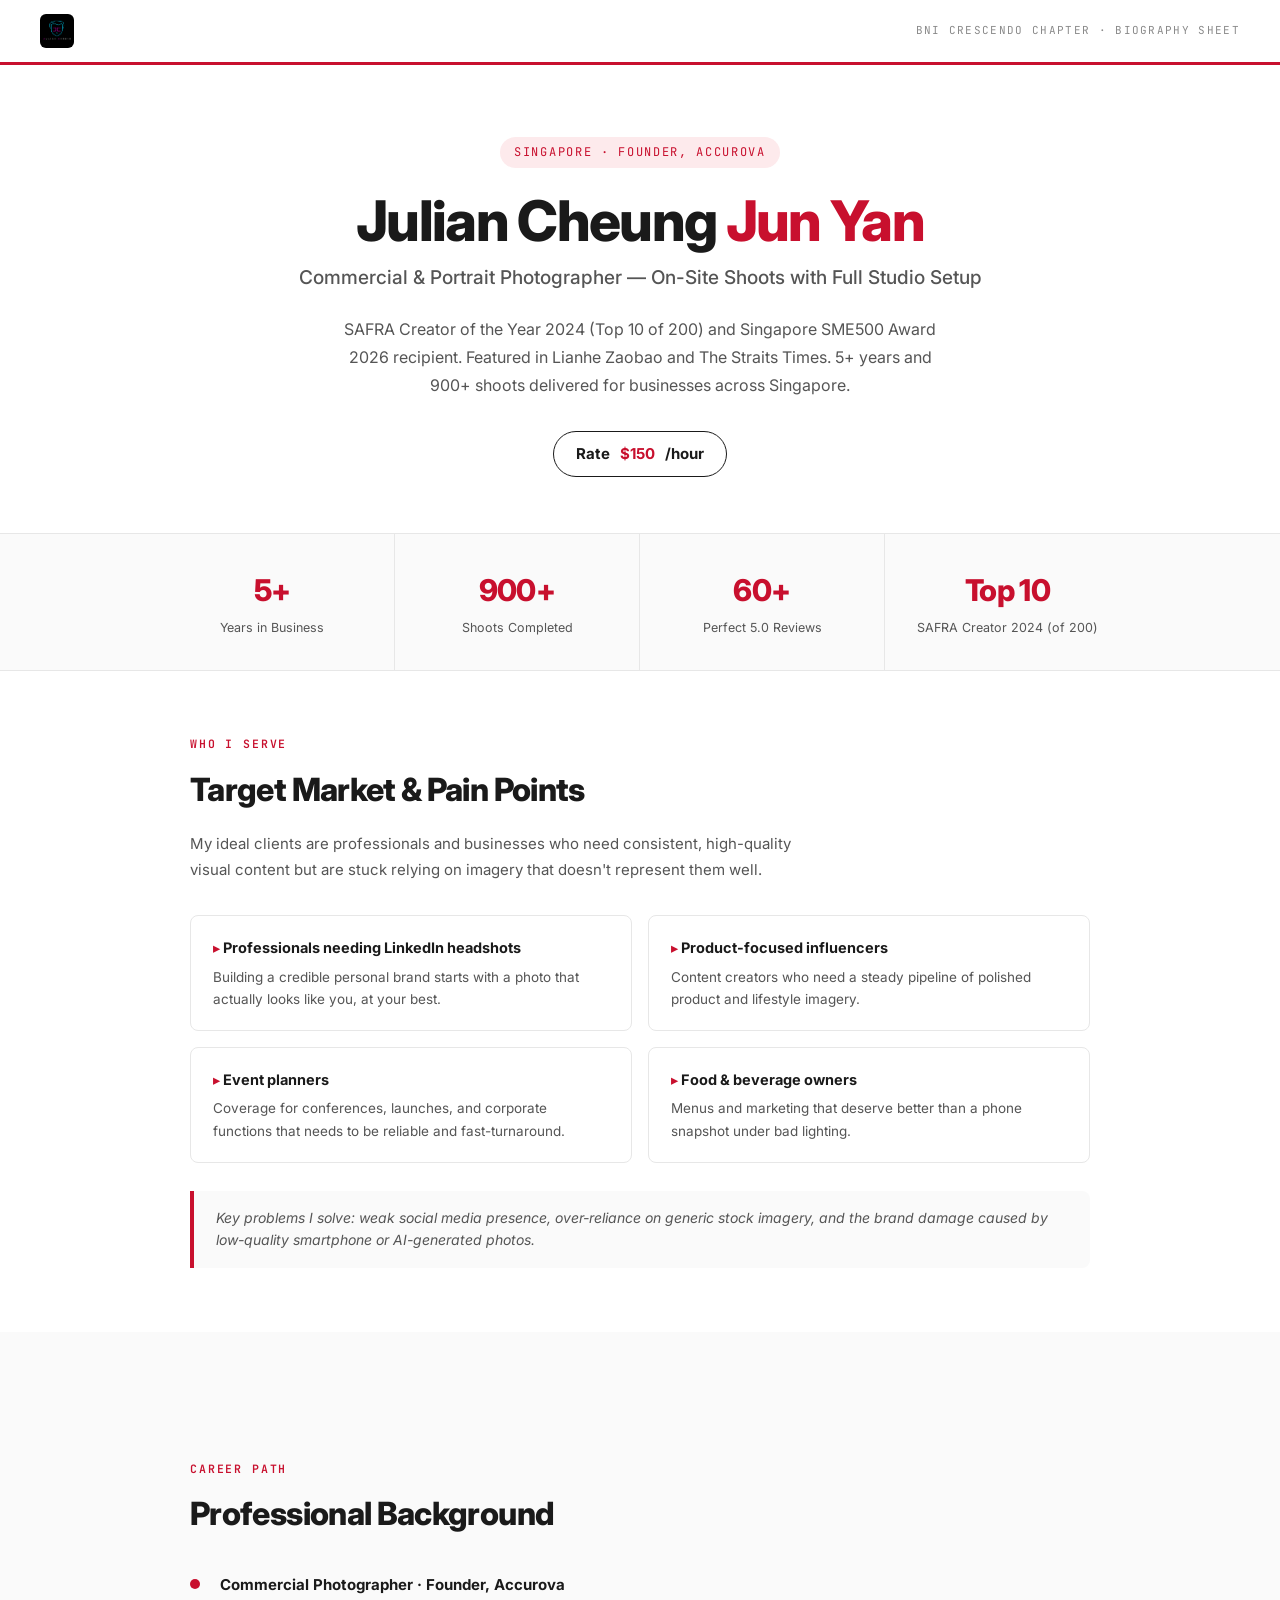
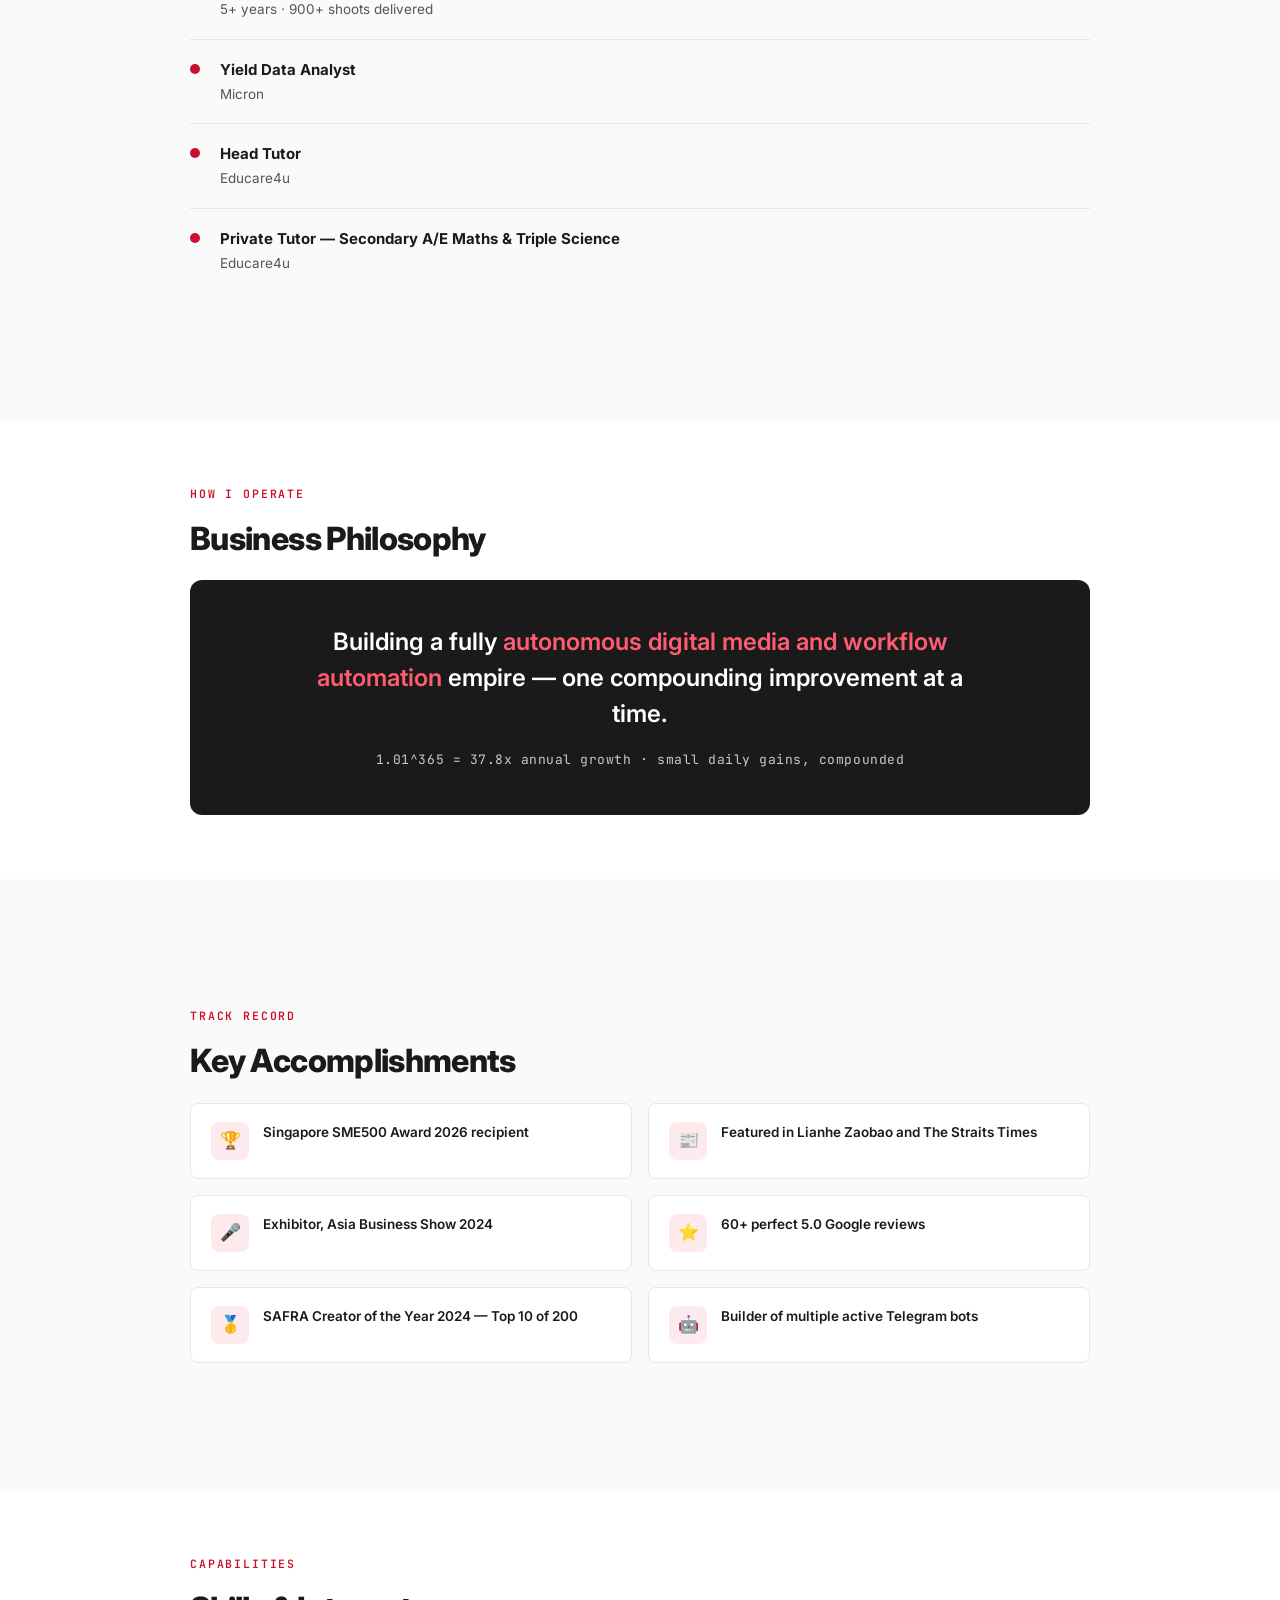
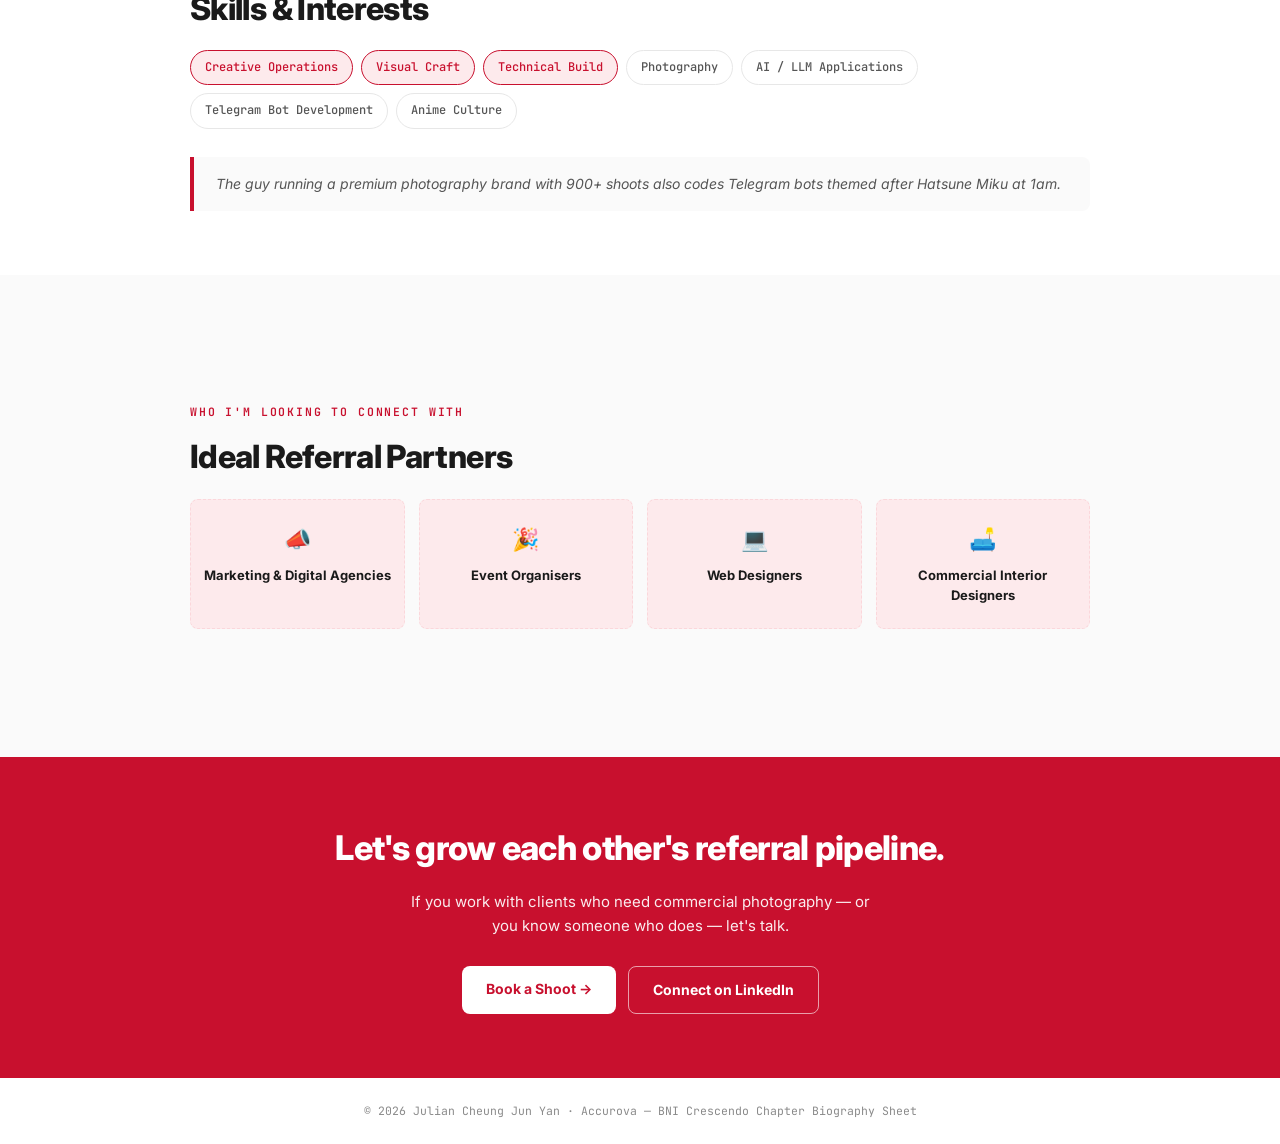
<file: bni-bio.html>
<!DOCTYPE html>
<html lang="en">
<head>
<meta charset="UTF-8">
<meta name="viewport" content="width=device-width, initial-scale=1.0">
<title>Julian Cheung Jun Yan — BNI Biography Sheet · Accurova</title>
<link rel="preconnect" href="https://fonts.googleapis.com">
<link href="https://fonts.googleapis.com/css2?family=Inter:wght@400;500;600;700;800&family=JetBrains+Mono:wght@400;500;600&display=swap" rel="stylesheet">
<link rel="stylesheet" href="bni-bio-style.css">
</head>
<body>

<div class="bio-topbar">
  <a href="index.html" class="bio-topbar-brand"><img src="assets/juliancheung-logo.png" alt="Julian Cheung" class="bio-topbar-logo"></a>
  <div class="bio-topbar-tag">BNI Crescendo Chapter · Biography Sheet</div>
</div>

<!-- ──────────────────── HEADER ──────────────────── -->
<header class="bio-header">
  <div class="bio-eyebrow">Singapore · Founder, Accurova</div>
  <h1 class="bio-name">Julian Cheung <span>Jun Yan</span></h1>
  <div class="bio-role">Commercial & Portrait Photographer — On-Site Shoots with Full Studio Setup</div>
  <p class="bio-tagline">
    SAFRA Creator of the Year 2024 (Top 10 of 200) and Singapore SME500 Award 2026 recipient. Featured in Lianhe Zaobao and The Straits Times. 5+ years and 900+ shoots delivered for businesses across Singapore.
  </p>
  <div class="bio-rate">Rate <span class="amt">$150</span>/hour</div>
</header>

<!-- ──────────────────── STAT STRIP ──────────────────── -->
<div class="bio-stats">
  <div class="bio-stats-inner">
    <div class="bio-stat"><div class="bio-stat-num">5+</div><div class="bio-stat-label">Years in Business</div></div>
    <div class="bio-stat"><div class="bio-stat-num">900+</div><div class="bio-stat-label">Shoots Completed</div></div>
    <div class="bio-stat"><div class="bio-stat-num">60+</div><div class="bio-stat-label">Perfect 5.0 Reviews</div></div>
    <div class="bio-stat"><div class="bio-stat-num">Top 10</div><div class="bio-stat-label">SAFRA Creator 2024 (of 200)</div></div>
  </div>
</div>

<!-- ──────────────────── TARGET MARKET / PAIN POINTS ──────────────────── -->
<section class="bio-section">
  <div class="bio-label">Who I Serve</div>
  <h2 class="bio-title">Target Market & Pain Points</h2>
  <p class="bio-section-sub">My ideal clients are professionals and businesses who need consistent, high-quality visual content but are stuck relying on imagery that doesn't represent them well.</p>
  <div class="market-grid">
    <div class="market-card">
      <div class="market-card-title">Professionals needing LinkedIn headshots</div>
      <div class="market-card-desc">Building a credible personal brand starts with a photo that actually looks like you, at your best.</div>
    </div>
    <div class="market-card">
      <div class="market-card-title">Product-focused influencers</div>
      <div class="market-card-desc">Content creators who need a steady pipeline of polished product and lifestyle imagery.</div>
    </div>
    <div class="market-card">
      <div class="market-card-title">Event planners</div>
      <div class="market-card-desc">Coverage for conferences, launches, and corporate functions that needs to be reliable and fast-turnaround.</div>
    </div>
    <div class="market-card">
      <div class="market-card-title">Food & beverage owners</div>
      <div class="market-card-desc">Menus and marketing that deserve better than a phone snapshot under bad lighting.</div>
    </div>
  </div>
  <div class="fun-fact">
    Key problems I solve: weak social media presence, over-reliance on generic stock imagery, and the brand damage caused by low-quality smartphone or AI-generated photos.
  </div>
</section>

<!-- ──────────────────── PROFESSIONAL BACKGROUND ──────────────────── -->
<section class="bio-section alt">
  <div class="bio-section-inner">
    <div class="bio-label">Career Path</div>
    <h2 class="bio-title">Professional Background</h2>
    <div class="timeline">
      <div class="timeline-item">
        <div class="timeline-dot"></div>
        <div>
          <div class="timeline-role">Commercial Photographer · Founder, Accurova</div>
          <div class="timeline-org">5+ years · 900+ shoots delivered</div>
        </div>
      </div>
      <div class="timeline-item">
        <div class="timeline-dot"></div>
        <div>
          <div class="timeline-role">Yield Data Analyst</div>
          <div class="timeline-org">Micron</div>
        </div>
      </div>
      <div class="timeline-item">
        <div class="timeline-dot"></div>
        <div>
          <div class="timeline-role">Head Tutor</div>
          <div class="timeline-org">Educare4u</div>
        </div>
      </div>
      <div class="timeline-item">
        <div class="timeline-dot"></div>
        <div>
          <div class="timeline-role">Private Tutor — Secondary A/E Maths & Triple Science</div>
          <div class="timeline-org">Educare4u</div>
        </div>
      </div>
    </div>
  </div>
</section>

<!-- ──────────────────── BUSINESS PHILOSOPHY ──────────────────── -->
<section class="bio-section">
  <div class="bio-label">How I Operate</div>
  <h2 class="bio-title">Business Philosophy</h2>
  <div class="philosophy-block">
    <div class="philosophy-quote">Building a fully <span>autonomous digital media and workflow automation</span> empire — one compounding improvement at a time.</div>
    <div class="philosophy-formula">1.01^365 = 37.8x annual growth · small daily gains, compounded</div>
  </div>
</section>

<!-- ──────────────────── KEY ACCOMPLISHMENTS ──────────────────── -->
<section class="bio-section alt">
  <div class="bio-section-inner">
    <div class="bio-label">Track Record</div>
    <h2 class="bio-title">Key Accomplishments</h2>
    <div class="accomplish-grid">
      <div class="accomplish-card">
        <div class="accomplish-icon">🏆</div>
        <div class="accomplish-text">Singapore SME500 Award 2026 recipient</div>
      </div>
      <div class="accomplish-card">
        <div class="accomplish-icon">📰</div>
        <div class="accomplish-text">Featured in Lianhe Zaobao and The Straits Times</div>
      </div>
      <div class="accomplish-card">
        <div class="accomplish-icon">🎤</div>
        <div class="accomplish-text">Exhibitor, Asia Business Show 2024</div>
      </div>
      <div class="accomplish-card">
        <div class="accomplish-icon">⭐</div>
        <div class="accomplish-text">60+ perfect 5.0 Google reviews</div>
      </div>
      <div class="accomplish-card">
        <div class="accomplish-icon">🥇</div>
        <div class="accomplish-text">SAFRA Creator of the Year 2024 — Top 10 of 200</div>
      </div>
      <div class="accomplish-card">
        <div class="accomplish-icon">🤖</div>
        <div class="accomplish-text">Builder of multiple active Telegram bots</div>
      </div>
    </div>
  </div>
</section>

<!-- ──────────────────── SKILLS & INTERESTS ──────────────────── -->
<section class="bio-section">
  <div class="bio-label">Capabilities</div>
  <h2 class="bio-title">Skills & Interests</h2>
  <div class="tag-row">
    <span class="tag red">Creative Operations</span>
    <span class="tag red">Visual Craft</span>
    <span class="tag red">Technical Build</span>
    <span class="tag">Photography</span>
    <span class="tag">AI / LLM Applications</span>
    <span class="tag">Telegram Bot Development</span>
    <span class="tag">Anime Culture</span>
  </div>
  <div class="fun-fact">
    The guy running a premium photography brand with 900+ shoots also codes Telegram bots themed after Hatsune Miku at 1am.
  </div>
</section>

<!-- ──────────────────── IDEAL REFERRAL PARTNERS ──────────────────── -->
<section class="bio-section alt">
  <div class="bio-section-inner">
    <div class="bio-label">Who I'm Looking to Connect With</div>
    <h2 class="bio-title">Ideal Referral Partners</h2>
    <div class="partners-grid">
      <div class="partner-card">
        <div class="partner-icon">📣</div>
        <div class="partner-label">Marketing & Digital Agencies</div>
      </div>
      <div class="partner-card">
        <div class="partner-icon">🎉</div>
        <div class="partner-label">Event Organisers</div>
      </div>
      <div class="partner-card">
        <div class="partner-icon">💻</div>
        <div class="partner-label">Web Designers</div>
      </div>
      <div class="partner-card">
        <div class="partner-icon">🛋️</div>
        <div class="partner-label">Commercial Interior Designers</div>
      </div>
    </div>
  </div>
</section>

<!-- ──────────────────── CTA ──────────────────── -->
<section class="bio-cta">
  <div class="bio-cta-title">Let's grow each other's referral pipeline.</div>
  <p class="bio-cta-sub">If you work with clients who need commercial photography — or you know someone who does — let's talk.</p>
  <div class="bio-cta-links">
    <a href="https://www.accurova.com/contact/" class="bio-cta-link" target="_blank">Book a Shoot →</a>
    <a href="https://sg.linkedin.com/in/juliancheungjunyan" class="bio-cta-link outline" target="_blank">Connect on LinkedIn</a>
  </div>
</section>

<footer class="bio-footer">© 2026 Julian Cheung Jun Yan · Accurova — BNI Crescendo Chapter Biography Sheet</footer>

</body>
</html>
</file>
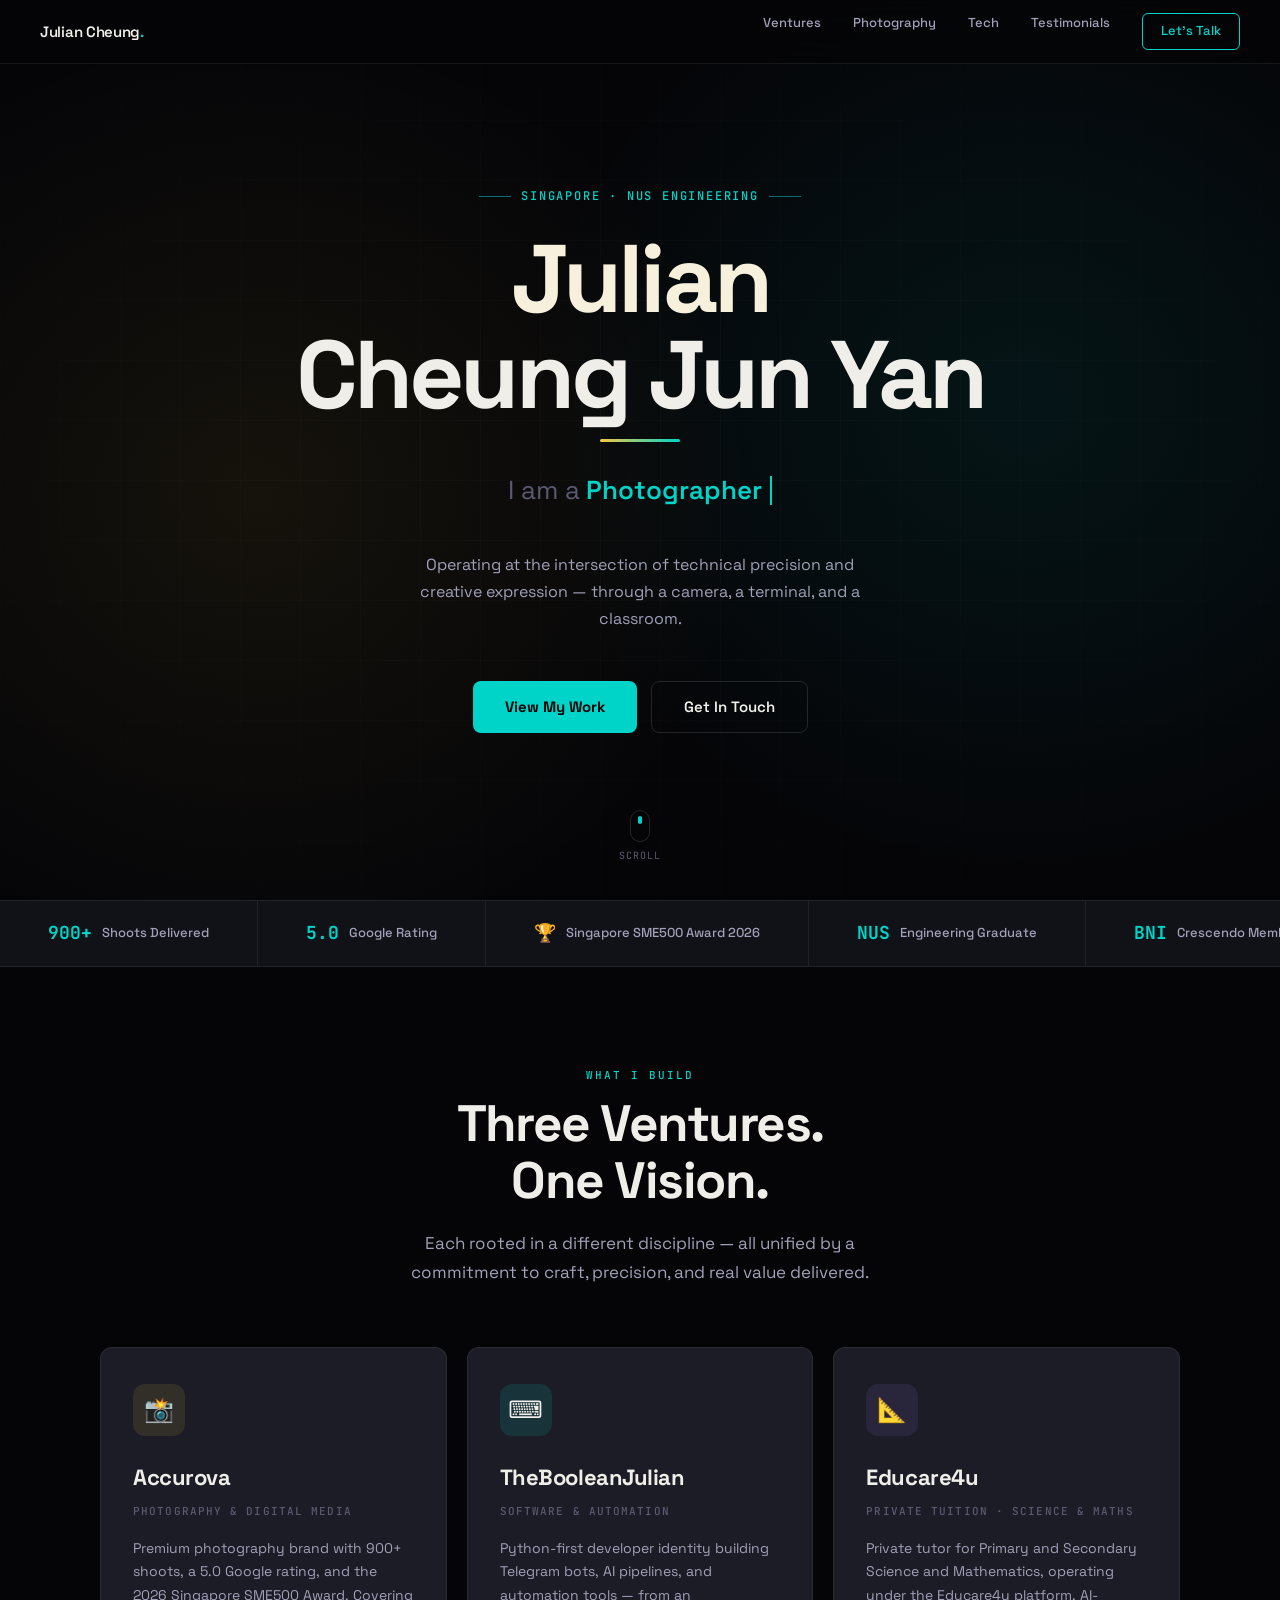
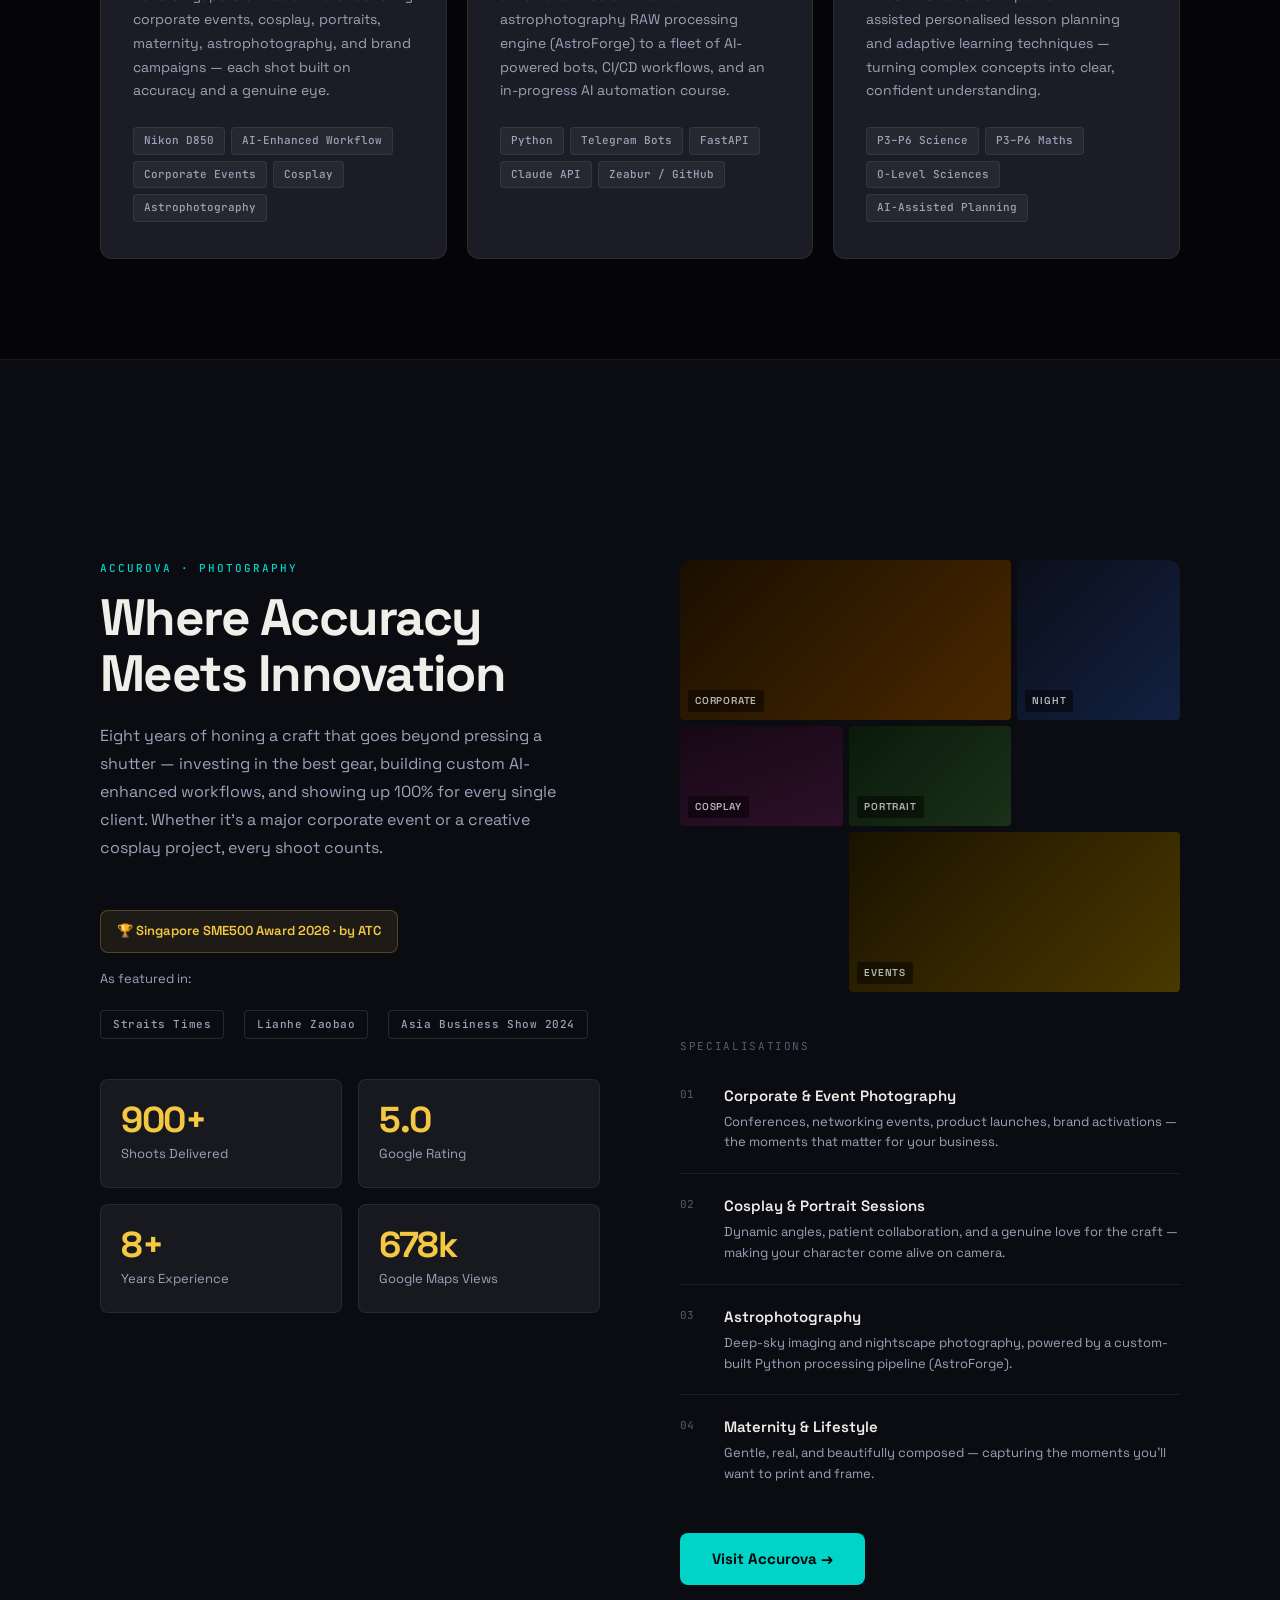
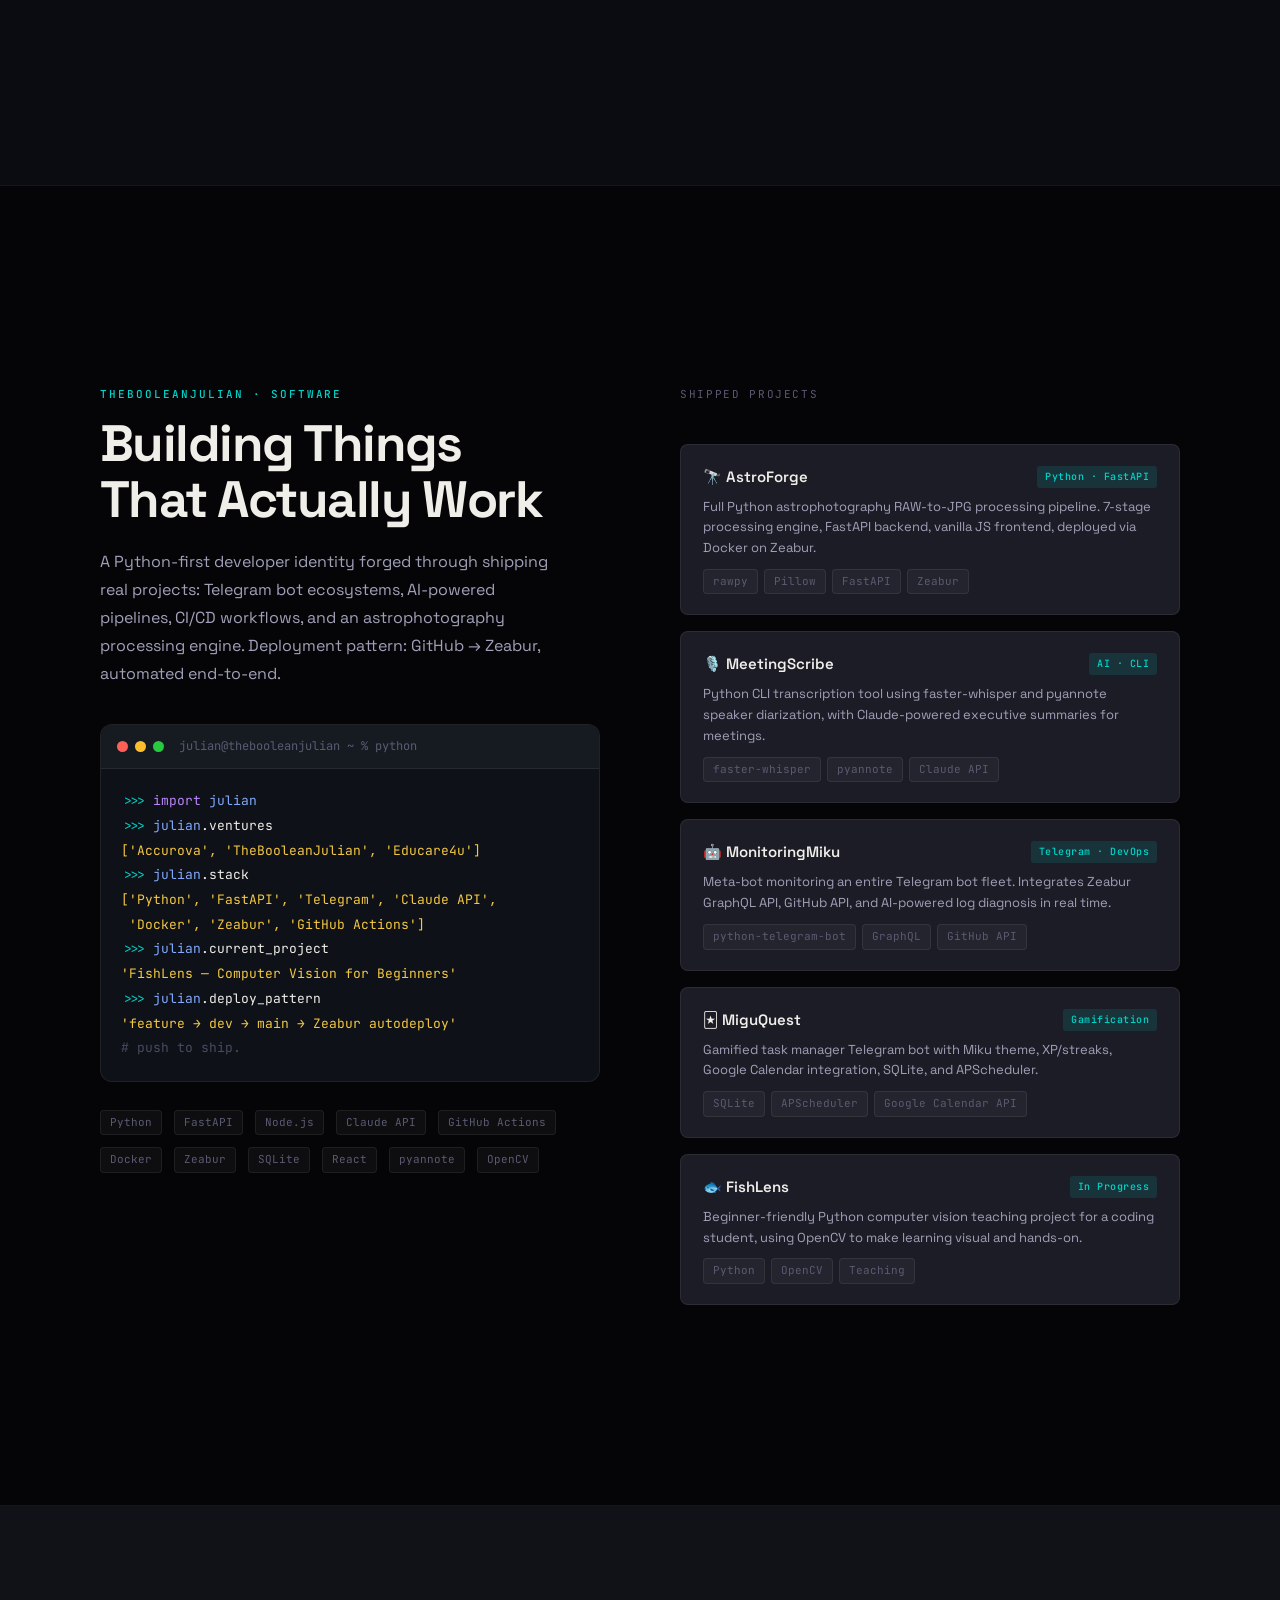
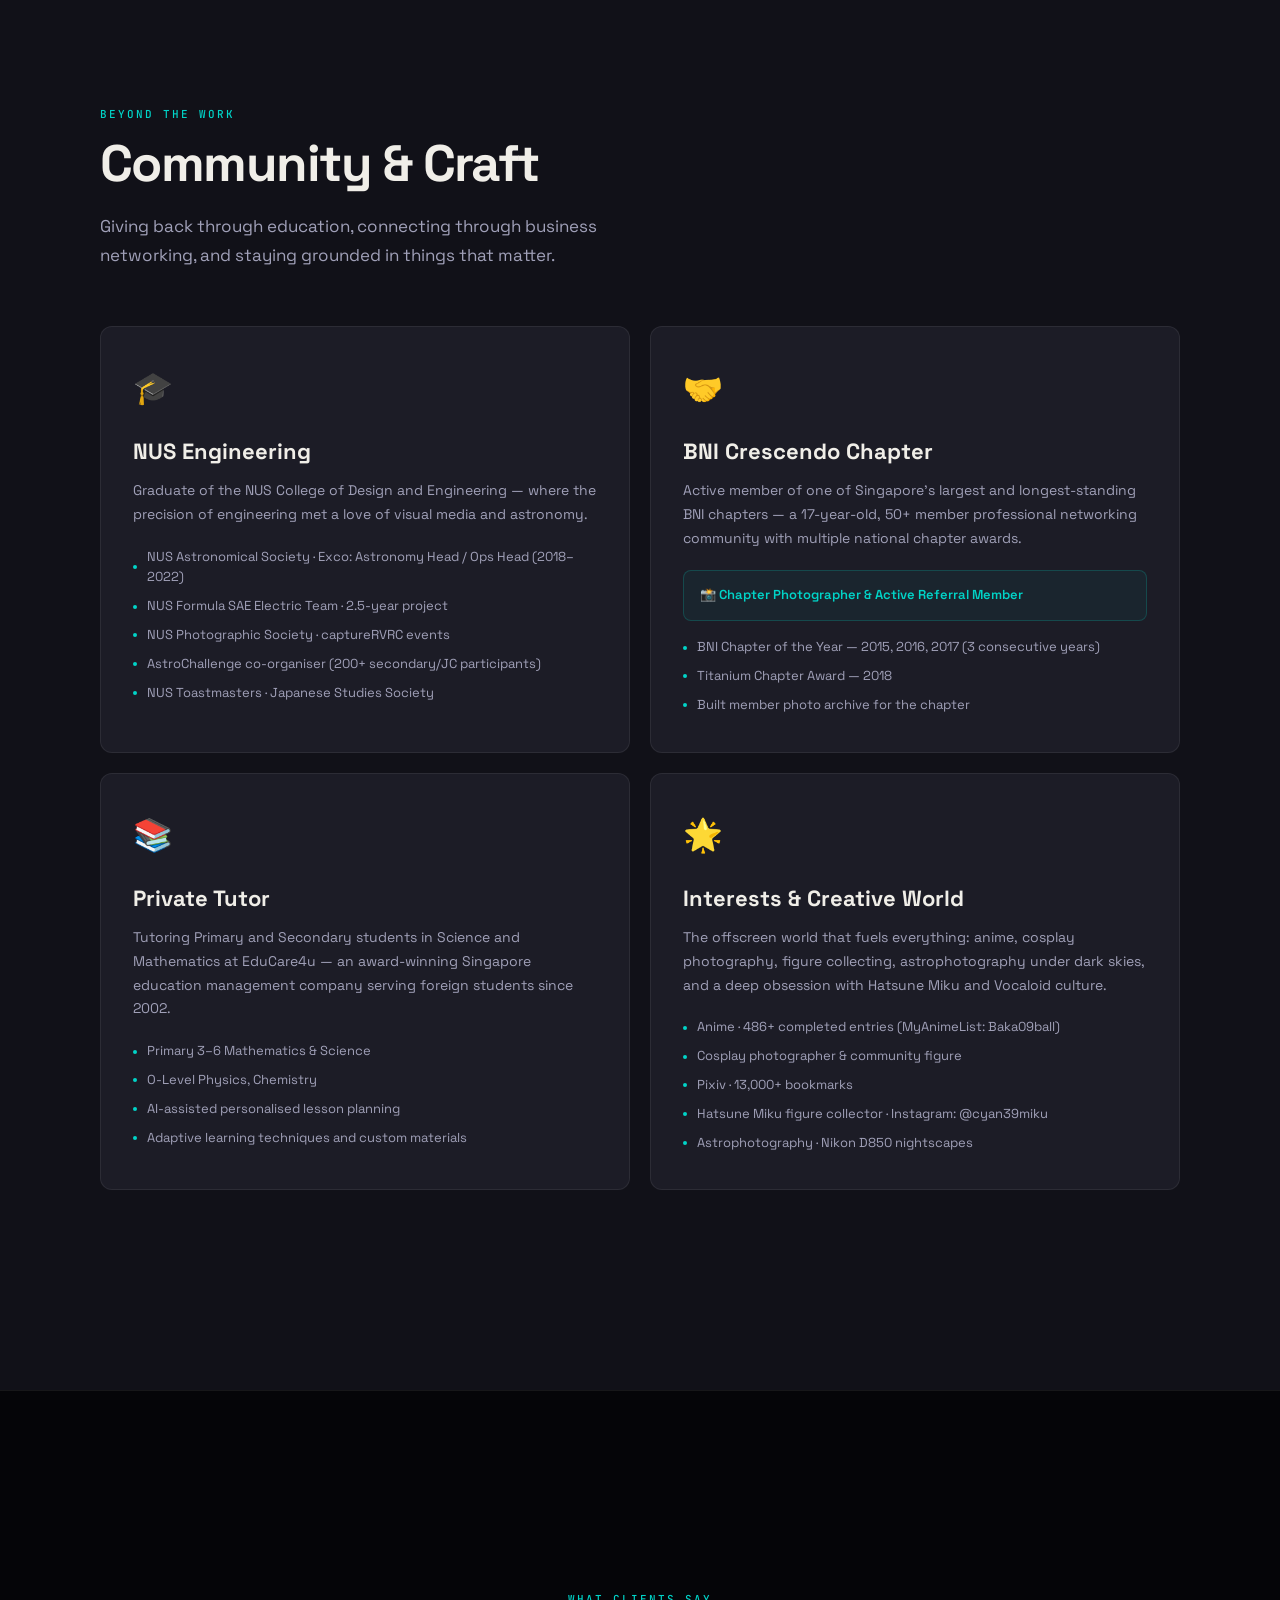
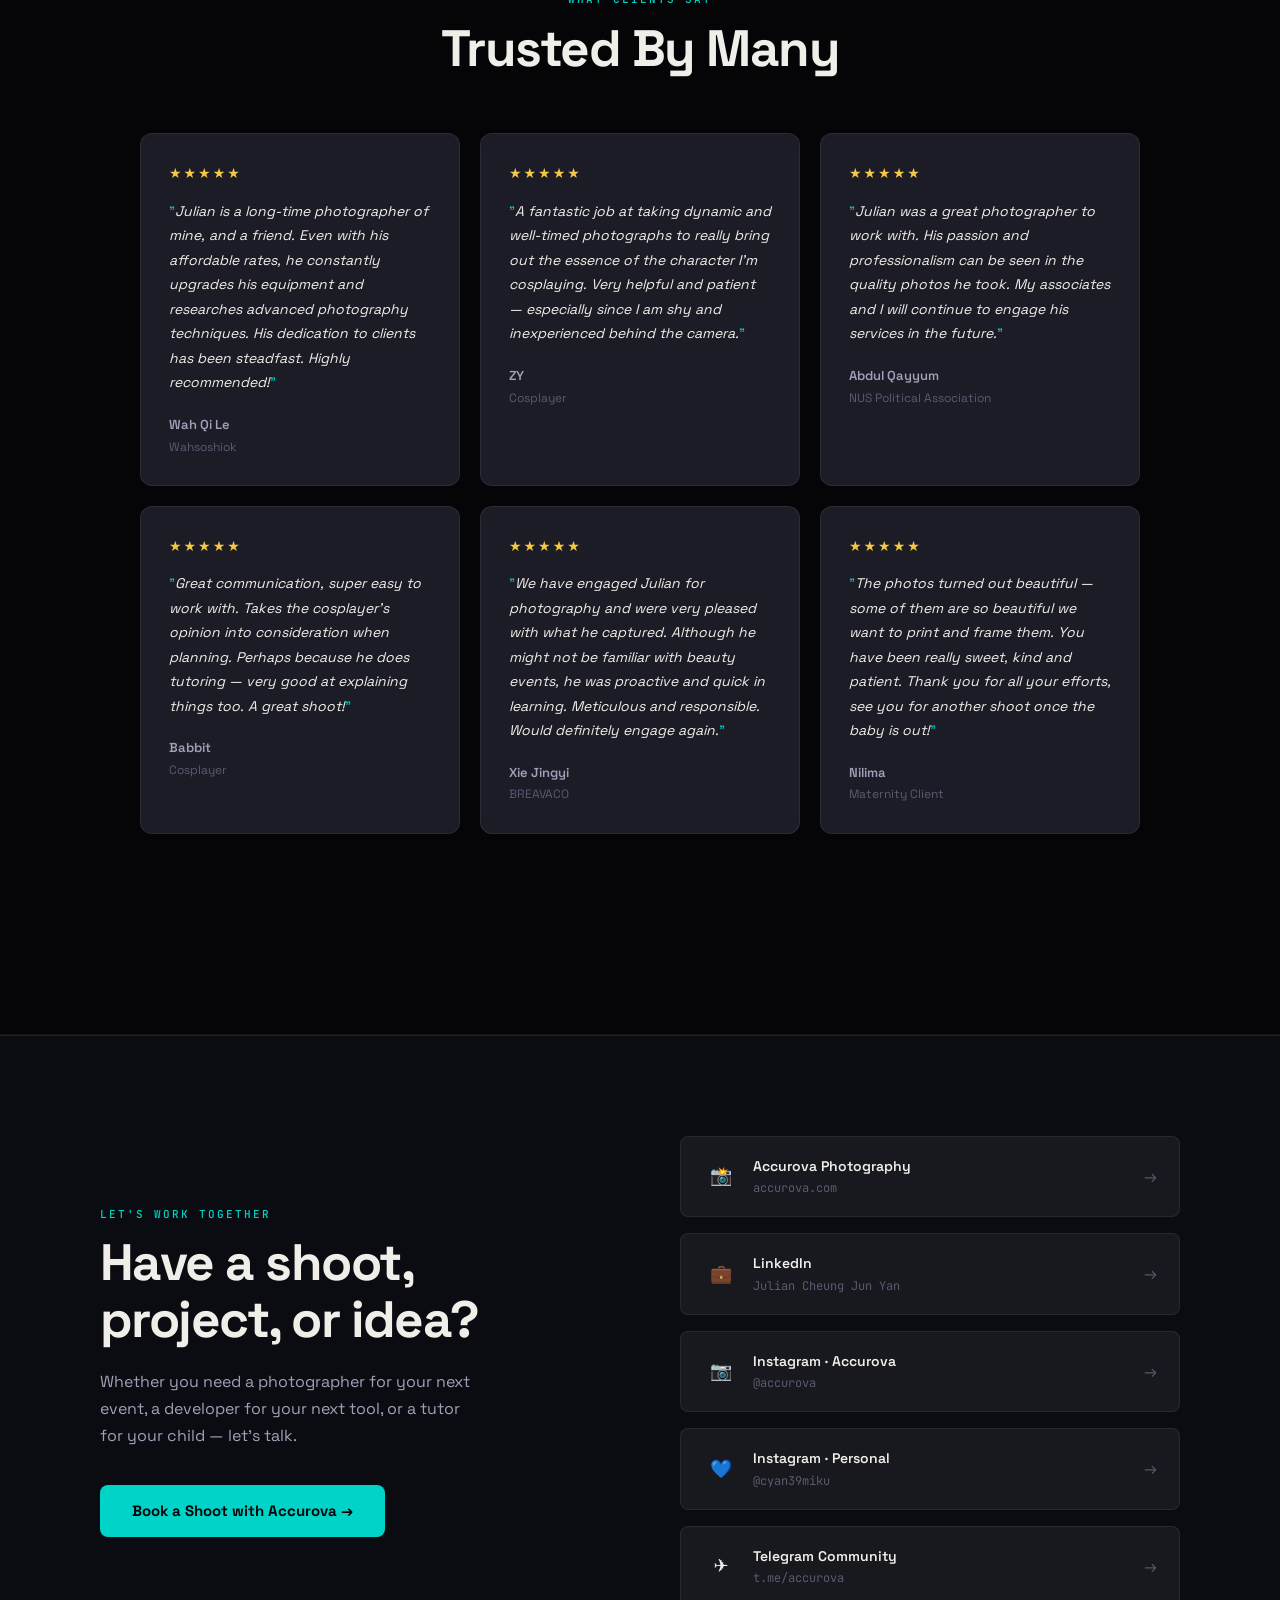
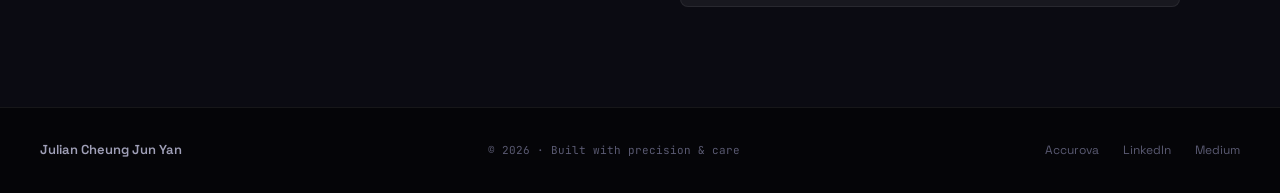
<file: julian-cheung-jy.html>
<!DOCTYPE html>
<html lang="en">
<head>
<meta charset="UTF-8">
<meta name="viewport" content="width=device-width, initial-scale=1.0">
<title>Julian Cheung Jun Yan — Photographer · Developer · Educator</title>
<link rel="preconnect" href="https://fonts.googleapis.com">
<link href="https://fonts.googleapis.com/css2?family=Space+Grotesk:wght@300;400;500;600;700&family=JetBrains+Mono:wght@400;500&display=swap" rel="stylesheet">
<link rel="stylesheet" href="landing-style.css">
</head>
<body>

<!-- ──────────────────── NAV ──────────────────── -->
<nav>
  <div class="nav-wordmark">Julian Cheung<span>.</span></div>
  <div class="nav-links">
    <a href="#ventures">Ventures</a>
    <a href="#accurova">Photography</a>
    <a href="#tech">Tech</a>
    <a href="#testimonials">Testimonials</a>
    <a href="#contact" class="nav-cta">Let's Talk</a>
  </div>
</nav>

<!-- ──────────────────── HERO ──────────────────── -->
<section id="hero">
  <div class="hero-bg-left"></div>
  <div class="hero-bg-right"></div>
  <div class="hero-grid"></div>
  <div class="hero-content">
    <div class="hero-eyebrow">Singapore · NUS Engineering</div>
    <h1 class="hero-name">
      <span class="first">Julian</span><br>
      <span class="last">Cheung Jun Yan</span>
    </h1>
    <div class="hero-teal-line"></div>
    <div class="hero-roles">
      <span class="static">I am a</span>
      <span id="role-text">Photographer</span>
      <span class="cursor"></span>
    </div>
    <p class="hero-tagline">
      Operating at the intersection of technical precision and creative expression — through a camera, a terminal, and a classroom.
    </p>
    <div class="hero-btns">
      <a href="#accurova" class="btn-primary">View My Work</a>
      <a href="#contact" class="btn-secondary">Get In Touch</a>
    </div>
  </div>
  <div class="hero-scroll-hint">
    <div class="scroll-dot"></div>
    <span>scroll</span>
  </div>
</section>

<!-- ──────────────────── CRED STRIP ──────────────────── -->
<div id="cred-strip">
  <div class="marquee-track">
    <!-- doubled for seamless loop -->
    <div class="cred-item"><span class="num">900+</span> Shoots Delivered</div>
    <div class="cred-item"><span class="num">5.0</span> Google Rating</div>
    <div class="cred-item"><span class="num">🏆</span> Singapore SME500 Award 2026</div>
    <div class="cred-item"><span class="num">NUS</span> Engineering Graduate</div>
    <div class="cred-item"><span class="num">BNI</span> Crescendo Member</div>
    <div class="cred-item"><span class="num">8+</span> Years in Photography</div>
    <div class="cred-item"><span class="num">3</span> Concurrent Ventures</div>
    <div class="cred-item"><span class="num">Straits Times</span> Featured</div>
    <div class="cred-item"><span class="num">Lianhe Zaobao</span> Featured</div>
    <div class="cred-item"><span class="num">Asia Business Show</span> 2024 Exhibitor</div>
    <div class="cred-dot"></div>
    <!-- duplicate -->
    <div class="cred-item"><span class="num">900+</span> Shoots Delivered</div>
    <div class="cred-item"><span class="num">5.0</span> Google Rating</div>
    <div class="cred-item"><span class="num">🏆</span> Singapore SME500 Award 2026</div>
    <div class="cred-item"><span class="num">NUS</span> Engineering Graduate</div>
    <div class="cred-item"><span class="num">BNI</span> Crescendo Member</div>
    <div class="cred-item"><span class="num">8+</span> Years in Photography</div>
    <div class="cred-item"><span class="num">3</span> Concurrent Ventures</div>
    <div class="cred-item"><span class="num">Straits Times</span> Featured</div>
    <div class="cred-item"><span class="num">Lianhe Zaobao</span> Featured</div>
    <div class="cred-item"><span class="num">Asia Business Show</span> 2024 Exhibitor</div>
  </div>
</div>

<!-- ──────────────────── VENTURES ──────────────────── -->
<div id="ventures" class="section fade-in">
  <div class="ventures-header">
    <div class="section-label">What I Build</div>
    <h2 class="section-title">Three Ventures.<br>One Vision.</h2>
    <p class="section-sub" style="margin: 0 auto; text-align: center;">Each rooted in a different discipline — all unified by a commitment to craft, precision, and real value delivered.</p>
  </div>
  <div class="ventures-grid">
    <div class="venture-card photo fade-in">
      <div class="venture-icon">📸</div>
      <div class="venture-name">Accurova</div>
      <div class="venture-badge">Photography & Digital Media</div>
      <p class="venture-desc">
        Premium photography brand with 900+ shoots, a 5.0 Google rating, and the 2026 Singapore SME500 Award. Covering corporate events, cosplay, portraits, maternity, astrophotography, and brand campaigns — each shot built on accuracy and a genuine eye.
      </p>
      <div class="venture-pills">
        <span class="pill">Nikon D850</span>
        <span class="pill">AI-Enhanced Workflow</span>
        <span class="pill">Corporate Events</span>
        <span class="pill">Cosplay</span>
        <span class="pill">Astrophotography</span>
      </div>
    </div>
    <div class="venture-card code fade-in">
      <div class="venture-icon">⌨️</div>
      <div class="venture-name">TheBooleanJulian</div>
      <div class="venture-badge">Software & Automation</div>
      <p class="venture-desc">
        Python-first developer identity building Telegram bots, AI pipelines, and automation tools — from an astrophotography RAW processing engine (AstroForge) to a fleet of AI-powered bots, CI/CD workflows, and an in-progress AI automation course.
      </p>
      <div class="venture-pills">
        <span class="pill">Python</span>
        <span class="pill">Telegram Bots</span>
        <span class="pill">FastAPI</span>
        <span class="pill">Claude API</span>
        <span class="pill">Zeabur / GitHub</span>
      </div>
    </div>
    <div class="venture-card edu fade-in">
      <div class="venture-icon">📐</div>
      <div class="venture-name">Educare4u</div>
      <div class="venture-badge">Private Tuition · Science & Maths</div>
      <p class="venture-desc">
        Private tutor for Primary and Secondary Science and Mathematics, operating under the Educare4u platform. AI-assisted personalised lesson planning and adaptive learning techniques — turning complex concepts into clear, confident understanding.
      </p>
      <div class="venture-pills">
        <span class="pill">P3–P6 Science</span>
        <span class="pill">P3–P6 Maths</span>
        <span class="pill">O-Level Sciences</span>
        <span class="pill">AI-Assisted Planning</span>
      </div>
    </div>
  </div>
</div>

<div class="section-divider"></div>

<!-- ──────────────────── ACCUROVA SECTION ──────────────────── -->
<section id="accurova" class="section-full">
  <div class="section-inner" style="padding-top: 100px; padding-bottom: 100px;">
    <div class="accurova-layout">
      <!-- Left: photo grid + copy -->
      <div class="fade-in">
        <div class="section-label">Accurova · Photography</div>
        <h2 class="section-title">Where Accuracy<br>Meets Innovation</h2>
        <p style="font-size: 16px; color: var(--text-2); line-height: 1.75; margin-bottom: 24px; max-width: 460px;">
          Eight years of honing a craft that goes beyond pressing a shutter — investing in the best gear, building custom AI-enhanced workflows, and showing up 100% for every single client. Whether it's a major corporate event or a creative cosplay project, every shoot counts.
        </p>

        <div class="award-badge">
          🏆 Singapore SME500 Award 2026 · by ATC
        </div>
        <div style="margin-top: 16px; font-size: 13px; color: var(--text-2);">As featured in:</div>
        <div class="media-strip">
          <span class="media-tag">Straits Times</span>
          <span class="media-tag">Lianhe Zaobao</span>
          <span class="media-tag">Asia Business Show 2024</span>
        </div>

        <div class="accurova-stats">
          <div class="stat-card">
            <div class="stat-num">900+</div>
            <div class="stat-label">Shoots Delivered</div>
          </div>
          <div class="stat-card">
            <div class="stat-num">5.0</div>
            <div class="stat-label">Google Rating</div>
          </div>
          <div class="stat-card">
            <div class="stat-num">8+</div>
            <div class="stat-label">Years Experience</div>
          </div>
          <div class="stat-card">
            <div class="stat-num">678k</div>
            <div class="stat-label">Google Maps Views</div>
          </div>
        </div>
      </div>

      <!-- Right: visual grid + services -->
      <div class="fade-in">
        <div class="photo-grid">
          <div class="photo-cell" data-label="Corporate"></div>
          <div class="photo-cell" data-label="Night"></div>
          <div class="photo-cell" data-label="Cosplay"></div>
          <div class="photo-cell" data-label="Portrait"></div>
          <div class="photo-cell" data-label="Events"></div>
          <div class="photo-cell" data-label="Astrophotography"></div>
        </div>
        <div class="accurova-services">
          <div style="font-family: var(--font-mono); font-size: 11px; letter-spacing: 0.15em; text-transform: uppercase; color: var(--text-3); margin-bottom: 8px;">Specialisations</div>
          <div class="service-item">
            <div class="service-num">01</div>
            <div>
              <div class="service-title">Corporate & Event Photography</div>
              <div class="service-desc">Conferences, networking events, product launches, brand activations — the moments that matter for your business.</div>
            </div>
          </div>
          <div class="service-item">
            <div class="service-num">02</div>
            <div>
              <div class="service-title">Cosplay & Portrait Sessions</div>
              <div class="service-desc">Dynamic angles, patient collaboration, and a genuine love for the craft — making your character come alive on camera.</div>
            </div>
          </div>
          <div class="service-item">
            <div class="service-num">03</div>
            <div>
              <div class="service-title">Astrophotography</div>
              <div class="service-desc">Deep-sky imaging and nightscape photography, powered by a custom-built Python processing pipeline (AstroForge).</div>
            </div>
          </div>
          <div class="service-item">
            <div class="service-num">04</div>
            <div>
              <div class="service-title">Maternity & Lifestyle</div>
              <div class="service-desc">Gentle, real, and beautifully composed — capturing the moments you'll want to print and frame.</div>
            </div>
          </div>
        </div>
        <div style="margin-top: 28px;">
          <a href="https://www.accurova.com" class="btn-primary" target="_blank" style="display: inline-block;">Visit Accurova →</a>
        </div>
      </div>
    </div>
  </div>
</section>

<div class="section-divider"></div>

<!-- ──────────────────── TECH SECTION ──────────────────── -->
<section id="tech" class="section-full">
  <div class="section-inner" style="padding-top: 100px; padding-bottom: 100px;">
    <div class="tech-layout">
      <!-- Left: terminal + description -->
      <div class="fade-in">
        <div class="section-label">TheBooleanJulian · Software</div>
        <h2 class="section-title">Building Things<br>That Actually Work</h2>
        <p style="font-size: 16px; color: var(--text-2); line-height: 1.75; margin-bottom: 36px; max-width: 460px;">
          A Python-first developer identity forged through shipping real projects: Telegram bot ecosystems, AI-powered pipelines, CI/CD workflows, and an astrophotography processing engine. Deployment pattern: GitHub → Zeabur, automated end-to-end.
        </p>

        <div class="terminal-window">
          <div class="terminal-bar">
            <div class="t-dot r"></div>
            <div class="t-dot y"></div>
            <div class="t-dot g"></div>
            <span class="t-title">julian@thebooleanjulian ~ % python</span>
          </div>
          <div class="terminal-body">
            <div><span class="t-prompt">>>> </span><span class="t-keyword">import</span> <span class="t-fn">julian</span></div>
            <div><span class="t-prompt">>>> </span><span class="t-fn">julian</span>.ventures</div>
            <div><span class="t-string">['Accurova', 'TheBooleanJulian', 'Educare4u']</span></div>
            <div><span class="t-prompt">>>> </span><span class="t-fn">julian</span>.stack</div>
            <div><span class="t-string">['Python', 'FastAPI', 'Telegram', 'Claude API',</span></div>
            <div><span class="t-string">&nbsp;'Docker', 'Zeabur', 'GitHub Actions']</span></div>
            <div><span class="t-prompt">>>> </span><span class="t-fn">julian</span>.current_project</div>
            <div><span class="t-string">'FishLens — Computer Vision for Beginners'</span></div>
            <div><span class="t-prompt">>>> </span><span class="t-fn">julian</span>.deploy_pattern</div>
            <div><span class="t-string">'feature → dev → main → Zeabur autodeploy'</span></div>
            <div><span class="t-comment"># push to ship.</span></div>
          </div>
        </div>

        <div style="margin-top: 28px; display: flex; gap: 12px; flex-wrap: wrap;">
          <span class="stack-pill">Python</span>
          <span class="stack-pill">FastAPI</span>
          <span class="stack-pill">Node.js</span>
          <span class="stack-pill">Claude API</span>
          <span class="stack-pill">GitHub Actions</span>
          <span class="stack-pill">Docker</span>
          <span class="stack-pill">Zeabur</span>
          <span class="stack-pill">SQLite</span>
          <span class="stack-pill">React</span>
          <span class="stack-pill">pyannote</span>
          <span class="stack-pill">OpenCV</span>
        </div>
      </div>

      <!-- Right: project cards -->
      <div class="fade-in">
        <div style="font-family: var(--font-mono); font-size: 11px; letter-spacing: 0.15em; text-transform: uppercase; color: var(--text-3); margin-bottom: 20px;">Shipped Projects</div>
        <div class="projects-list">
          <div class="project-card">
            <div class="project-header">
              <div class="project-name">🔭 AstroForge</div>
              <div class="project-tag">Python · FastAPI</div>
            </div>
            <div class="project-desc">Full Python astrophotography RAW-to-JPG processing pipeline. 7-stage processing engine, FastAPI backend, vanilla JS frontend, deployed via Docker on Zeabur.</div>
            <div class="tech-stack-pills">
              <span class="stack-pill">rawpy</span><span class="stack-pill">Pillow</span><span class="stack-pill">FastAPI</span><span class="stack-pill">Zeabur</span>
            </div>
          </div>
          <div class="project-card">
            <div class="project-header">
              <div class="project-name">🎙️ MeetingScribe</div>
              <div class="project-tag">AI · CLI</div>
            </div>
            <div class="project-desc">Python CLI transcription tool using faster-whisper and pyannote speaker diarization, with Claude-powered executive summaries for meetings.</div>
            <div class="tech-stack-pills">
              <span class="stack-pill">faster-whisper</span><span class="stack-pill">pyannote</span><span class="stack-pill">Claude API</span>
            </div>
          </div>
          <div class="project-card">
            <div class="project-header">
              <div class="project-name">🤖 MonitoringMiku</div>
              <div class="project-tag">Telegram · DevOps</div>
            </div>
            <div class="project-desc">Meta-bot monitoring an entire Telegram bot fleet. Integrates Zeabur GraphQL API, GitHub API, and AI-powered log diagnosis in real time.</div>
            <div class="tech-stack-pills">
              <span class="stack-pill">python-telegram-bot</span><span class="stack-pill">GraphQL</span><span class="stack-pill">GitHub API</span>
            </div>
          </div>
          <div class="project-card">
            <div class="project-header">
              <div class="project-name">🃏 MiguQuest</div>
              <div class="project-tag">Gamification</div>
            </div>
            <div class="project-desc">Gamified task manager Telegram bot with Miku theme, XP/streaks, Google Calendar integration, SQLite, and APScheduler.</div>
            <div class="tech-stack-pills">
              <span class="stack-pill">SQLite</span><span class="stack-pill">APScheduler</span><span class="stack-pill">Google Calendar API</span>
            </div>
          </div>
          <div class="project-card">
            <div class="project-header">
              <div class="project-name">🐟 FishLens</div>
              <div class="project-tag">In Progress</div>
            </div>
            <div class="project-desc">Beginner-friendly Python computer vision teaching project for a coding student, using OpenCV to make learning visual and hands-on.</div>
            <div class="tech-stack-pills">
              <span class="stack-pill">Python</span><span class="stack-pill">OpenCV</span><span class="stack-pill">Teaching</span>
            </div>
          </div>
        </div>
      </div>
    </div>
  </div>
</section>

<div class="section-divider"></div>

<!-- ──────────────────── EDUCATION + BNI ──────────────────── -->
<section id="extra" class="section-full" style="background: var(--bg-surface);">
  <div class="section-inner" style="padding-top: 100px; padding-bottom: 100px;">
    <div class="section-label">Beyond the Work</div>
    <h2 class="section-title">Community & Craft</h2>
    <p class="section-sub">Giving back through education, connecting through business networking, and staying grounded in things that matter.</p>

    <div class="extra-grid fade-in">
      <div class="extra-card">
        <div class="extra-icon">🎓</div>
        <div class="extra-title">NUS Engineering</div>
        <div class="extra-desc">Graduate of the NUS College of Design and Engineering — where the precision of engineering met a love of visual media and astronomy.</div>
        <div class="extra-items">
          <div class="extra-item">NUS Astronomical Society · Exco: Astronomy Head / Ops Head (2018–2022)</div>
          <div class="extra-item">NUS Formula SAE Electric Team · 2.5-year project</div>
          <div class="extra-item">NUS Photographic Society · captureRVRC events</div>
          <div class="extra-item">AstroChallenge co-organiser (200+ secondary/JC participants)</div>
          <div class="extra-item">NUS Toastmasters · Japanese Studies Society</div>
        </div>
      </div>
      <div class="extra-card">
        <div class="extra-icon">🤝</div>
        <div class="extra-title">BNI Crescendo Chapter</div>
        <div class="extra-desc">Active member of one of Singapore's largest and longest-standing BNI chapters — a 17-year-old, 50+ member professional networking community with multiple national chapter awards.</div>
        <div class="bni-badge">
          📸 Chapter Photographer & Active Referral Member
        </div>
        <div class="extra-items" style="margin-top: 16px;">
          <div class="extra-item">BNI Chapter of the Year — 2015, 2016, 2017 (3 consecutive years)</div>
          <div class="extra-item">Titanium Chapter Award — 2018</div>
          <div class="extra-item">Built member photo archive for the chapter</div>
        </div>
      </div>
      <div class="extra-card">
        <div class="extra-icon">📚</div>
        <div class="extra-title">Private Tutor</div>
        <div class="extra-desc">Tutoring Primary and Secondary students in Science and Mathematics at EduCare4u — an award-winning Singapore education management company serving foreign students since 2002.</div>
        <div class="extra-items">
          <div class="extra-item">Primary 3–6 Mathematics & Science</div>
          <div class="extra-item">O-Level Physics, Chemistry</div>
          <div class="extra-item">AI-assisted personalised lesson planning</div>
          <div class="extra-item">Adaptive learning techniques and custom materials</div>
        </div>
      </div>
      <div class="extra-card">
        <div class="extra-icon">🌟</div>
        <div class="extra-title">Interests & Creative World</div>
        <div class="extra-desc">The offscreen world that fuels everything: anime, cosplay photography, figure collecting, astrophotography under dark skies, and a deep obsession with Hatsune Miku and Vocaloid culture.</div>
        <div class="extra-items">
          <div class="extra-item">Anime · 486+ completed entries (MyAnimeList: Baka09ball)</div>
          <div class="extra-item">Cosplay photographer & community figure</div>
          <div class="extra-item">Pixiv · 13,000+ bookmarks</div>
          <div class="extra-item">Hatsune Miku figure collector · Instagram: @cyan39miku</div>
          <div class="extra-item">Astrophotography · Nikon D850 nightscapes</div>
        </div>
      </div>
    </div>
  </div>
</section>

<div class="section-divider"></div>

<!-- ──────────────────── TESTIMONIALS ──────────────────── -->
<section id="testimonials">
  <div class="section fade-in">
    <div class="testimonials-header">
      <div class="section-label">What Clients Say</div>
      <h2 class="section-title">Trusted By Many</h2>
    </div>
    <div class="testi-grid">
      <div class="testi-card">
        <div class="testi-stars">★★★★★</div>
        <div class="testi-quote">Julian is a long-time photographer of mine, and a friend. Even with his affordable rates, he constantly upgrades his equipment and researches advanced photography techniques. His dedication to clients has been steadfast. Highly recommended!</div>
        <div class="testi-person">Wah Qi Le</div>
        <div class="testi-role">Wahsoshiok</div>
      </div>
      <div class="testi-card">
        <div class="testi-stars">★★★★★</div>
        <div class="testi-quote">A fantastic job at taking dynamic and well-timed photographs to really bring out the essence of the character I'm cosplaying. Very helpful and patient — especially since I am shy and inexperienced behind the camera.</div>
        <div class="testi-person">ZY</div>
        <div class="testi-role">Cosplayer</div>
      </div>
      <div class="testi-card">
        <div class="testi-stars">★★★★★</div>
        <div class="testi-quote">Julian was a great photographer to work with. His passion and professionalism can be seen in the quality photos he took. My associates and I will continue to engage his services in the future.</div>
        <div class="testi-person">Abdul Qayyum</div>
        <div class="testi-role">NUS Political Association</div>
      </div>
      <div class="testi-card">
        <div class="testi-stars">★★★★★</div>
        <div class="testi-quote">Great communication, super easy to work with. Takes the cosplayer's opinion into consideration when planning. Perhaps because he does tutoring — very good at explaining things too. A great shoot!</div>
        <div class="testi-person">Babbit</div>
        <div class="testi-role">Cosplayer</div>
      </div>
      <div class="testi-card">
        <div class="testi-stars">★★★★★</div>
        <div class="testi-quote">We have engaged Julian for photography and were very pleased with what he captured. Although he might not be familiar with beauty events, he was proactive and quick in learning. Meticulous and responsible. Would definitely engage again.</div>
        <div class="testi-person">Xie Jingyi</div>
        <div class="testi-role">BREAVACO</div>
      </div>
      <div class="testi-card">
        <div class="testi-stars">★★★★★</div>
        <div class="testi-quote">The photos turned out beautiful — some of them are so beautiful we want to print and frame them. You have been really sweet, kind and patient. Thank you for all your efforts, see you for another shoot once the baby is out!</div>
        <div class="testi-person">Nilima</div>
        <div class="testi-role">Maternity Client</div>
      </div>
    </div>
  </div>
</section>

<div class="section-divider"></div>

<!-- ──────────────────── CONTACT ──────────────────── -->
<section id="contact">
  <div class="contact-inner">
    <div class="fade-in">
      <div class="section-label">Let's Work Together</div>
      <h2 class="contact-title">Have a shoot,<br>project, or idea?</h2>
      <p class="contact-sub">Whether you need a photographer for your next event, a developer for your next tool, or a tutor for your child — let's talk.</p>
      <div style="margin-top: 36px;">
        <a href="https://www.accurova.com/contact/" class="btn-primary" target="_blank">Book a Shoot with Accurova →</a>
      </div>
    </div>
    <div class="fade-in">
      <div class="contact-links">
        <a href="https://www.accurova.com" class="contact-link-card" target="_blank">
          <div class="clc-left">
            <div class="clc-icon">📸</div>
            <div>
              <div class="clc-label">Accurova Photography</div>
              <div class="clc-handle">accurova.com</div>
            </div>
          </div>
          <div class="clc-arrow">→</div>
        </a>
        <a href="https://sg.linkedin.com/in/juliancheungjunyan" class="contact-link-card" target="_blank">
          <div class="clc-left">
            <div class="clc-icon">💼</div>
            <div>
              <div class="clc-label">LinkedIn</div>
              <div class="clc-handle">Julian Cheung Jun Yan</div>
            </div>
          </div>
          <div class="clc-arrow">→</div>
        </a>
        <a href="https://www.instagram.com/accurova/" class="contact-link-card" target="_blank">
          <div class="clc-left">
            <div class="clc-icon">📷</div>
            <div>
              <div class="clc-label">Instagram · Accurova</div>
              <div class="clc-handle">@accurova</div>
            </div>
          </div>
          <div class="clc-arrow">→</div>
        </a>
        <a href="https://www.instagram.com/cyan39miku" class="contact-link-card" target="_blank">
          <div class="clc-left">
            <div class="clc-icon">💙</div>
            <div>
              <div class="clc-label">Instagram · Personal</div>
              <div class="clc-handle">@cyan39miku</div>
            </div>
          </div>
          <div class="clc-arrow">→</div>
        </a>
        <a href="https://t.me/accurova" class="contact-link-card" target="_blank">
          <div class="clc-left">
            <div class="clc-icon">✈️</div>
            <div>
              <div class="clc-label">Telegram Community</div>
              <div class="clc-handle">t.me/accurova</div>
            </div>
          </div>
          <div class="clc-arrow">→</div>
        </a>
      </div>
    </div>
  </div>
</section>

<!-- ──────────────────── FOOTER ──────────────────── -->
<footer>
  <div class="footer-name">Julian Cheung Jun Yan</div>
  <div class="footer-copy">© 2026 · Built with precision & care</div>
  <div class="footer-links">
    <a href="https://www.accurova.com">Accurova</a>
    <a href="https://sg.linkedin.com/in/juliancheungjunyan">LinkedIn</a>
    <a href="https://accurova.medium.com">Medium</a>
  </div>
</footer>

<script>
  // ── Role Cycler ──
  const roles = ['Photographer', 'Developer', 'Educator', 'Solopreneur', 'Bot Builder', 'Astrophotographer'];
  let roleIdx = 0;
  const roleEl = document.getElementById('role-text');
  function cycleRole() {
    roleEl.style.opacity = '0';
    setTimeout(() => {
      roleIdx = (roleIdx + 1) % roles.length;
      roleEl.textContent = roles[roleIdx];
      roleEl.style.opacity = '1';
    }, 350);
  }
  setInterval(cycleRole, 2600);

  // ── Scroll fade-in ──
  const fadeEls = document.querySelectorAll('.fade-in');
  const observer = new IntersectionObserver((entries) => {
    entries.forEach((entry, i) => {
      if (entry.isIntersecting) {
        // Stagger siblings slightly
        const siblings = Array.from(entry.target.parentElement.querySelectorAll('.fade-in'));
        const idx = siblings.indexOf(entry.target);
        setTimeout(() => {
          entry.target.classList.add('visible');
        }, idx * 80);
        observer.unobserve(entry.target);
      }
    });
  }, { threshold: 0.08, rootMargin: '0px 0px -40px 0px' });
  fadeEls.forEach(el => observer.observe(el));
</script>
</body>
</html>
</file>
<file: bni-bio-style.css>
:root {
  --red:        #C8102E;
  --red-dark:   #9E0B23;
  --red-tint:   #FDEAEC;
  --red-tint-2: #FBD7DB;
  --ink:        #1A1A1A;
  --ink-2:      #555555;
  --ink-3:      #8A8A8A;
  --line:       #E7E7E7;
  --paper:      #FFFFFF;
  --surface:    #FAFAFA;
  --font-display: 'Inter', system-ui, sans-serif;
  --font-mono: 'JetBrains Mono', monospace;
  --radius: 12px;
  --radius-sm: 8px;
}
*, *::before, *::after { box-sizing: border-box; margin: 0; padding: 0; }
html { scroll-behavior: smooth; }
body {
  background: var(--paper);
  color: var(--ink);
  font-family: var(--font-display);
  font-size: 16px;
  line-height: 1.6;
  -webkit-font-smoothing: antialiased;
}
a { color: inherit; text-decoration: none; }

/* ─── TOP BAR ─── */
.bio-topbar {
  border-bottom: 3px solid var(--red);
  padding: 14px 40px;
  display: flex; align-items: center; justify-content: space-between;
}
.bio-topbar-brand { font-weight: 700; font-size: 14px; letter-spacing: 0.04em; display: flex; align-items: center; }
.bio-topbar-brand span { color: var(--red); }
.bio-topbar-logo { height: 34px; width: auto; border-radius: 6px; display: block; }
.bio-topbar-tag {
  font-family: var(--font-mono);
  font-size: 11px; letter-spacing: 0.12em; text-transform: uppercase;
  color: var(--ink-3);
}

/* ─── HEADER ─── */
.bio-header {
  padding: 72px 40px 56px;
  max-width: 980px; margin: 0 auto;
  text-align: center;
}
.bio-eyebrow {
  display: inline-flex; align-items: center; gap: 8px;
  font-family: var(--font-mono); font-size: 12px; letter-spacing: 0.14em;
  text-transform: uppercase; color: var(--red);
  background: var(--red-tint);
  padding: 6px 14px; border-radius: 99px;
  margin-bottom: 24px;
}
.bio-name {
  font-size: clamp(36px, 5vw, 56px);
  font-weight: 800; letter-spacing: -0.03em; line-height: 1.05;
  margin-bottom: 12px;
}
.bio-name span { color: var(--red); }
.bio-role {
  font-size: clamp(16px, 2vw, 19px);
  color: var(--ink-2); font-weight: 500;
  margin-bottom: 22px;
}
.bio-tagline {
  font-size: 16px; color: var(--ink-2); line-height: 1.75;
  max-width: 600px; margin: 0 auto 32px;
}
.bio-rate {
  display: inline-flex; align-items: center; gap: 10px;
  font-weight: 700; font-size: 15px;
  border: 1.5px solid var(--ink); border-radius: 99px;
  padding: 10px 22px;
}
.bio-rate .amt { color: var(--red); }

/* ─── STAT STRIP ─── */
.bio-stats {
  border-top: 1px solid var(--line);
  border-bottom: 1px solid var(--line);
  background: var(--surface);
}
.bio-stats-inner {
  max-width: 980px; margin: 0 auto;
  display: grid; grid-template-columns: repeat(4, 1fr);
}
.bio-stat {
  text-align: center; padding: 32px 16px;
  border-right: 1px solid var(--line);
}
.bio-stat:last-child { border-right: none; }
.bio-stat-num { font-size: 30px; font-weight: 800; color: var(--red); letter-spacing: -0.02em; }
.bio-stat-label { font-size: 12.5px; color: var(--ink-2); margin-top: 4px; }

/* ─── SECTION SHELL ─── */
.bio-section { max-width: 980px; margin: 0 auto; padding: 64px 40px; }
.bio-section.alt { background: var(--surface); max-width: none; }
.bio-section.alt .bio-section-inner { max-width: 980px; margin: 0 auto; padding: 64px 40px; }
.bio-label {
  font-family: var(--font-mono); font-size: 11.5px; font-weight: 600;
  letter-spacing: 0.16em; text-transform: uppercase; color: var(--red);
  margin-bottom: 10px;
}
.bio-title {
  font-size: clamp(24px, 3vw, 32px); font-weight: 800;
  letter-spacing: -0.02em; margin-bottom: 16px;
}
.bio-section-sub { color: var(--ink-2); font-size: 15px; line-height: 1.75; max-width: 640px; margin-bottom: 32px; }

/* ─── PAIN POINTS / MARKET ─── */
.market-grid { display: grid; grid-template-columns: 1fr 1fr; gap: 16px; }
.market-card {
  background: var(--paper); border: 1px solid var(--line); border-radius: var(--radius-sm);
  padding: 20px 22px;
}
.market-card-title { font-weight: 700; font-size: 14.5px; margin-bottom: 6px; }
.market-card-title::before { content: '▸ '; color: var(--red); }
.market-card-desc { font-size: 13.5px; color: var(--ink-2); line-height: 1.65; }

/* ─── BACKGROUND TIMELINE ─── */
.timeline { display: flex; flex-direction: column; }
.timeline-item {
  display: flex; gap: 20px; padding: 18px 0;
  border-bottom: 1px solid var(--line);
}
.timeline-item:last-child { border-bottom: none; }
.timeline-dot {
  width: 10px; height: 10px; border-radius: 50%; background: var(--red);
  margin-top: 6px; flex-shrink: 0;
}
.timeline-role { font-weight: 700; font-size: 15px; }
.timeline-org { font-size: 13.5px; color: var(--ink-2); margin-top: 2px; }

/* ─── PHILOSOPHY CALLOUT ─── */
.philosophy-block {
  background: var(--ink); color: var(--paper);
  border-radius: var(--radius); padding: 44px 40px;
  text-align: center;
}
.philosophy-quote {
  font-size: clamp(18px, 2.4vw, 24px); font-weight: 600; line-height: 1.5;
  max-width: 680px; margin: 0 auto 18px;
}
.philosophy-quote span { color: #FF5C72; }
.philosophy-formula {
  font-family: var(--font-mono); font-size: 13px; color: #C9C9C9;
  letter-spacing: 0.04em;
}

/* ─── ACCOMPLISHMENTS ─── */
.accomplish-grid { display: grid; grid-template-columns: repeat(2, 1fr); gap: 16px; }
.accomplish-card {
  display: flex; align-items: flex-start; gap: 14px;
  background: var(--paper); border: 1px solid var(--line); border-radius: var(--radius-sm);
  padding: 18px 20px;
}
.accomplish-icon {
  width: 38px; height: 38px; border-radius: 8px; background: var(--red-tint);
  display: flex; align-items: center; justify-content: center; font-size: 17px; flex-shrink: 0;
}
.accomplish-text { font-size: 13.5px; font-weight: 600; line-height: 1.5; }

/* ─── SKILLS / TAGS ─── */
.tag-row { display: flex; flex-wrap: wrap; gap: 8px; }
.tag {
  font-family: var(--font-mono); font-size: 12px; font-weight: 500;
  padding: 7px 14px; border-radius: 99px;
  border: 1px solid var(--line); color: var(--ink-2);
}
.tag.red { border-color: var(--red); color: var(--red); background: var(--red-tint); }

/* ─── REFERRAL PARTNERS ─── */
.partners-grid { display: grid; grid-template-columns: repeat(4, 1fr); gap: 14px; }
.partner-card {
  text-align: center; padding: 22px 12px;
  border: 1px dashed var(--red-tint-2); border-radius: var(--radius-sm);
  background: var(--red-tint);
}
.partner-icon { font-size: 22px; margin-bottom: 8px; }
.partner-label { font-size: 13px; font-weight: 700; }

/* ─── FUN FACT ─── */
.fun-fact {
  border-left: 4px solid var(--red);
  padding: 16px 22px; background: var(--surface); border-radius: 0 8px 8px 0;
  font-size: 14px; color: var(--ink-2); font-style: italic; margin-top: 28px;
}

/* ─── CONTACT / FOOTER ─── */
.bio-cta {
  background: var(--red); color: var(--paper);
  text-align: center; padding: 64px 40px;
}
.bio-cta-title { font-size: clamp(24px, 3vw, 34px); font-weight: 800; margin-bottom: 14px; letter-spacing: -0.02em; }
.bio-cta-sub { font-size: 15px; opacity: 0.92; max-width: 480px; margin: 0 auto 28px; }
.bio-cta-links { display: flex; gap: 12px; justify-content: center; flex-wrap: wrap; }
.bio-cta-link {
  padding: 12px 24px; border-radius: 8px;
  background: var(--paper); color: var(--red); font-weight: 700; font-size: 14px;
  transition: transform 0.15s;
}
.bio-cta-link:hover { transform: translateY(-2px); }
.bio-cta-link.outline {
  background: transparent; color: var(--paper); border: 1.5px solid rgba(255,255,255,0.6);
}

.bio-footer {
  padding: 24px 40px; text-align: center;
  font-family: var(--font-mono); font-size: 11.5px; color: var(--ink-3);
}

/* ─── RESPONSIVE ─── */
@media (max-width: 800px) {
  .bio-stats-inner { grid-template-columns: repeat(2, 1fr); }
  .bio-stat { border-right: none; border-bottom: 1px solid var(--line); }
  .market-grid, .accomplish-grid { grid-template-columns: 1fr; }
  .partners-grid { grid-template-columns: repeat(2, 1fr); }
  .bio-section, .bio-section.alt .bio-section-inner, .bio-header { padding-left: 22px; padding-right: 22px; }
  .bio-topbar { padding: 14px 20px; flex-direction: column; gap: 6px; }
}
</file>
<file: landing-style.css>
:root {
  --bg-void:    #050508;
  --bg-deep:    #0B0B12;
  --bg-surface: #111118;
  --bg-raised:  #18181F;
  --bg-card:    #1C1C26;
  --border:     rgba(255,255,255,0.07);
  --border-mid: rgba(255,255,255,0.12);
  --teal:       #00D4C8;
  --teal-dim:   rgba(0,212,200,0.12);
  --teal-glow:  rgba(0,212,200,0.25);
  --gold:       #F5C842;
  --gold-dim:   rgba(245,200,66,0.10);
  --text-1: #F0EEE8;
  --text-2: #A0A0B8;
  --text-3: #5A5A72;
  --font-display: 'Space Grotesk', system-ui, sans-serif;
  --font-mono:    'JetBrains Mono', monospace;
  --radius: 12px;
  --radius-sm: 8px;
}
*, *::before, *::after { box-sizing: border-box; margin: 0; padding: 0; }
html { scroll-behavior: smooth; }
body {
  background: var(--bg-void);
  color: var(--text-1);
  font-family: var(--font-display);
  font-size: 16px;
  line-height: 1.6;
  -webkit-font-smoothing: antialiased;
  overflow-x: hidden;
}
a { color: inherit; text-decoration: none; }
img { display: block; max-width: 100%; }

/* ─── NAV ─── */
nav {
  position: fixed; top: 0; left: 0; right: 0; z-index: 100;
  display: flex; align-items: center; justify-content: space-between;
  padding: 0 40px; height: 64px;
  background: rgba(5,5,8,0.85);
  backdrop-filter: blur(20px);
  border-bottom: 1px solid var(--border);
}
.nav-wordmark {
  font-size: 15px; font-weight: 600; letter-spacing: -0.02em;
  color: var(--text-1);
}
.nav-wordmark span { color: var(--teal); }
.nav-links { display: flex; gap: 32px; }
.nav-links a {
  font-size: 13px; font-weight: 500; color: var(--text-2);
  transition: color 0.2s;
}
.nav-links a:hover { color: var(--teal); }
.nav-cta {
  padding: 7px 18px;
  border: 1px solid var(--teal);
  border-radius: 6px;
  font-size: 13px; font-weight: 600;
  color: var(--teal) !important;
  transition: background 0.2s;
}
.nav-cta:hover { background: var(--teal-dim); }

/* ─── HERO ─── */
#hero {
  position: relative; min-height: 100vh;
  display: flex; align-items: center; justify-content: center;
  overflow: hidden;
  padding: 100px 40px 80px;
}
/* Split background: warm gold glow left, teal circuit right */
.hero-bg-left {
  position: absolute; inset: 0;
  background: radial-gradient(ellipse 60% 80% at 20% 55%, rgba(245,200,66,0.07) 0%, transparent 65%);
  pointer-events: none;
}
.hero-bg-right {
  position: absolute; inset: 0;
  background: radial-gradient(ellipse 60% 80% at 80% 45%, rgba(0,212,200,0.08) 0%, transparent 65%);
  pointer-events: none;
}
/* Subtle grid */
.hero-grid {
  position: absolute; inset: 0;
  background-image:
    linear-gradient(rgba(255,255,255,0.025) 1px, transparent 1px),
    linear-gradient(90deg, rgba(255,255,255,0.025) 1px, transparent 1px);
  background-size: 60px 60px;
  mask-image: radial-gradient(ellipse 80% 70% at 50% 50%, black 0%, transparent 100%);
  pointer-events: none;
}
.hero-content {
  position: relative; z-index: 1;
  text-align: center; max-width: 860px; width: 100%;
}
.hero-eyebrow {
  font-family: var(--font-mono);
  font-size: 12px; font-weight: 500;
  letter-spacing: 0.15em; text-transform: uppercase;
  color: var(--teal);
  margin-bottom: 24px;
  display: flex; align-items: center; justify-content: center; gap: 10px;
}
.hero-eyebrow::before,
.hero-eyebrow::after {
  content: ''; display: block; width: 32px; height: 1px; background: var(--teal);
  opacity: 0.5;
}
.hero-name {
  font-size: clamp(52px, 8vw, 96px);
  font-weight: 700;
  letter-spacing: -0.04em;
  line-height: 1.0;
  color: var(--text-1);
  margin-bottom: 8px;
}
/* The visual split: "Julian" in slightly warm tint, "Cheung Jun Yan" in default */
.hero-name .first { color: #F7F0DC; }
.hero-name .last  { color: var(--text-1); }
.hero-teal-line {
  height: 3px; width: 80px; margin: 16px auto 28px;
  background: linear-gradient(90deg, var(--gold), var(--teal));
  border-radius: 99px;
}
.hero-roles {
  font-size: clamp(18px, 2.5vw, 26px);
  font-weight: 400; color: var(--text-2);
  margin-bottom: 40px;
  min-height: 36px;
  display: flex; align-items: center; justify-content: center; gap: 6px;
}
.hero-roles .static { color: var(--text-3); }
#role-text {
  color: var(--teal);
  font-weight: 600;
  transition: opacity 0.3s;
}
.cursor {
  display: inline-block;
  width: 2px; height: 1.1em;
  background: var(--teal);
  margin-left: 2px;
  vertical-align: middle;
  animation: blink 0.9s step-end infinite;
}
@keyframes blink { 0%,100%{opacity:1} 50%{opacity:0} }
.hero-tagline {
  font-size: 16px; color: var(--text-2); max-width: 480px; margin: 0 auto 48px;
  line-height: 1.7;
}
.hero-btns { display: flex; gap: 14px; justify-content: center; flex-wrap: wrap; }
.btn-primary {
  padding: 14px 32px;
  background: var(--teal);
  color: #050508;
  font-family: var(--font-display);
  font-weight: 700; font-size: 15px;
  border-radius: 8px;
  border: none; cursor: pointer;
  transition: transform 0.15s, box-shadow 0.15s;
  display: inline-block;
}
.btn-primary:hover { transform: translateY(-2px); box-shadow: 0 8px 32px var(--teal-glow); }
.btn-secondary {
  padding: 13px 32px;
  background: transparent;
  color: var(--text-1);
  font-family: var(--font-display);
  font-weight: 600; font-size: 15px;
  border-radius: 8px;
  border: 1px solid var(--border-mid);
  cursor: pointer;
  transition: border-color 0.2s, color 0.2s;
  display: inline-block;
}
.btn-secondary:hover { border-color: var(--teal); color: var(--teal); }
.hero-scroll-hint {
  position: absolute; bottom: 36px; left: 50%; transform: translateX(-50%);
  display: flex; flex-direction: column; align-items: center; gap: 6px;
  font-family: var(--font-mono); font-size: 10px; letter-spacing: 0.1em;
  color: var(--text-3); text-transform: uppercase;
}
.scroll-dot {
  width: 20px; height: 32px; border: 1px solid var(--border-mid); border-radius: 10px;
  display: flex; align-items: flex-start; justify-content: center; padding-top: 5px;
}
.scroll-dot::after {
  content: ''; width: 4px; height: 8px;
  background: var(--teal);
  border-radius: 99px;
  animation: scrollDot 1.8s ease-in-out infinite;
}
@keyframes scrollDot { 0%,100%{transform:translateY(0);opacity:1} 80%{transform:translateY(10px);opacity:0} }

/* ─── CRED STRIP ─── */
#cred-strip {
  background: var(--bg-surface);
  border-top: 1px solid var(--border);
  border-bottom: 1px solid var(--border);
  overflow: hidden; padding: 0;
}
.marquee-track {
  display: flex; align-items: center;
  animation: marquee 28s linear infinite;
  white-space: nowrap;
}
.marquee-track:hover { animation-play-state: paused; }
@keyframes marquee { 0%{transform:translateX(0)} 100%{transform:translateX(-50%)} }
.cred-item {
  display: flex; align-items: center; gap: 10px;
  padding: 18px 48px;
  font-size: 13px; font-weight: 500; color: var(--text-2);
  white-space: nowrap;
  border-right: 1px solid var(--border);
}
.cred-item .num {
  font-family: var(--font-mono);
  font-size: 18px; font-weight: 700; color: var(--teal);
}
.cred-dot {
  width: 6px; height: 6px; border-radius: 50%;
  background: var(--teal); opacity: 0.4;
}

/* ─── SECTION WRAPPER ─── */
.section { padding: 100px 40px; max-width: 1160px; margin: 0 auto; }
.section-full { padding: 100px 0; }
.section-inner { max-width: 1160px; margin: 0 auto; padding: 0 40px; }
.section-label {
  font-family: var(--font-mono); font-size: 11px; font-weight: 500;
  letter-spacing: 0.18em; text-transform: uppercase; color: var(--teal);
  margin-bottom: 12px;
}
.section-title {
  font-size: clamp(32px, 4vw, 52px); font-weight: 700;
  letter-spacing: -0.03em; line-height: 1.1;
  margin-bottom: 20px;
}
.section-sub { font-size: 17px; color: var(--text-2); max-width: 520px; line-height: 1.7; }
.section-divider {
  width: 100%; height: 1px; background: var(--border);
  margin: 0;
}

/* ─── VENTURES ─── */
#ventures { padding: 100px 40px; max-width: 1160px; margin: 0 auto; }
.ventures-header { text-align: center; margin-bottom: 60px; }
.ventures-grid {
  display: grid; grid-template-columns: repeat(3, 1fr); gap: 20px;
}
.venture-card {
  background: var(--bg-card);
  border: 1px solid var(--border);
  border-radius: var(--radius);
  padding: 36px 32px;
  transition: border-color 0.3s, transform 0.3s;
  position: relative; overflow: hidden;
}
.venture-card::before {
  content: ''; position: absolute; top: 0; left: 0; right: 0;
  height: 3px;
  border-radius: 12px 12px 0 0;
  transition: opacity 0.3s;
  opacity: 0;
}
.venture-card.photo::before  { background: linear-gradient(90deg, var(--gold), #E8A020); }
.venture-card.code::before   { background: linear-gradient(90deg, var(--teal), #0097A7); }
.venture-card.edu::before    { background: linear-gradient(90deg, #9B7FFF, #7C5CBF); }
.venture-card:hover { border-color: var(--border-mid); transform: translateY(-4px); }
.venture-card:hover::before  { opacity: 1; }
.venture-icon {
  width: 52px; height: 52px; border-radius: 12px;
  display: flex; align-items: center; justify-content: center;
  font-size: 24px; margin-bottom: 24px;
}
.venture-card.photo .venture-icon { background: var(--gold-dim); }
.venture-card.code  .venture-icon { background: var(--teal-dim); }
.venture-card.edu   .venture-icon { background: rgba(155,127,255,0.1); }
.venture-name {
  font-size: 22px; font-weight: 700; letter-spacing: -0.02em;
  margin-bottom: 8px;
}
.venture-badge {
  font-family: var(--font-mono); font-size: 11px; font-weight: 500;
  color: var(--text-3); letter-spacing: 0.1em; text-transform: uppercase;
  margin-bottom: 16px;
}
.venture-desc { font-size: 14px; color: var(--text-2); line-height: 1.7; margin-bottom: 24px; }
.venture-pills { display: flex; flex-wrap: wrap; gap: 6px; }
.pill {
  font-family: var(--font-mono); font-size: 11px; font-weight: 500;
  padding: 4px 10px; border-radius: 4px;
  background: rgba(255,255,255,0.05); color: var(--text-2);
  border: 1px solid var(--border);
}

/* ─── ACCUROVA SECTION ─── */
#accurova { background: var(--bg-deep); }
.accurova-layout {
  display: grid; grid-template-columns: 1fr 1fr; gap: 80px; align-items: start;
}
.accurova-stats { display: grid; grid-template-columns: 1fr 1fr; gap: 16px; margin-top: 40px; }
.stat-card {
  background: var(--bg-raised);
  border: 1px solid var(--border);
  border-radius: var(--radius-sm);
  padding: 22px 20px;
}
.stat-num {
  font-size: 36px; font-weight: 700; letter-spacing: -0.04em;
  color: var(--gold); line-height: 1;
  margin-bottom: 6px;
}
.stat-label { font-size: 13px; color: var(--text-2); }
.accurova-services { margin-top: 40px; }
.service-item {
  display: flex; align-items: flex-start; gap: 16px;
  padding: 20px 0;
  border-bottom: 1px solid var(--border);
}
.service-item:last-child { border-bottom: none; }
.service-num {
  font-family: var(--font-mono); font-size: 11px; color: var(--text-3);
  padding-top: 2px; min-width: 28px;
}
.service-title { font-size: 15px; font-weight: 600; margin-bottom: 4px; }
.service-desc  { font-size: 13px; color: var(--text-2); line-height: 1.6; }
/* Mock photo grid using CSS gradients */
.photo-grid {
  display: grid;
  grid-template-columns: repeat(3, 1fr);
  grid-template-rows: 160px 100px 160px;
  gap: 6px; border-radius: var(--radius);
  overflow: hidden;
}
.photo-cell {
  border-radius: 4px;
  position: relative; overflow: hidden;
}
.photo-cell::after {
  content: attr(data-label);
  position: absolute; bottom: 8px; left: 8px;
  font-size: 10px; font-weight: 600; letter-spacing: 0.08em;
  text-transform: uppercase; color: rgba(255,255,255,0.7);
  background: rgba(0,0,0,0.45);
  padding: 3px 7px; border-radius: 3px;
  backdrop-filter: blur(4px);
}
.photo-cell:nth-child(1)  { background: linear-gradient(135deg, #1A0F00 0%, #4A2800 100%); grid-column: 1/3; }
.photo-cell:nth-child(2)  { background: linear-gradient(135deg, #0A0F1A 0%, #132040 100%); }
.photo-cell:nth-child(3)  { background: linear-gradient(160deg, #160816 0%, #2C1028 100%); }
.photo-cell:nth-child(4)  { background: linear-gradient(135deg, #0B1A0B 0%, #1A3018 100%); }
.photo-cell:nth-child(5)  { background: linear-gradient(135deg, #1A1200 0%, #4A3800 100%); grid-column: 2/4; }
.photo-cell:nth-child(6)  { background: radial-gradient(ellipse at 30% 40%, #001A1A 0%, #000810 100%); grid-column: 1/4; }
.award-badge {
  display: inline-flex; align-items: center; gap: 10px;
  padding: 10px 16px;
  background: rgba(245,200,66,0.08);
  border: 1px solid rgba(245,200,66,0.25);
  border-radius: 8px;
  font-size: 13px; font-weight: 600; color: var(--gold);
  margin-top: 24px;
}
.media-strip {
  display: flex; align-items: center; gap: 20px; margin-top: 20px; flex-wrap: wrap;
}
.media-tag {
  font-family: var(--font-mono); font-size: 11px; font-weight: 500;
  padding: 5px 12px; border-radius: 4px;
  border: 1px solid var(--border-mid); color: var(--text-2);
  letter-spacing: 0.05em;
}

/* ─── TECH SECTION ─── */
#tech { background: var(--bg-void); }
.tech-layout {
  display: grid; grid-template-columns: 1fr 1fr; gap: 80px; align-items: start;
}
.terminal-window {
  background: #0E1117;
  border: 1px solid var(--border);
  border-radius: var(--radius);
  overflow: hidden;
}
.terminal-bar {
  display: flex; align-items: center; gap: 7px;
  padding: 12px 16px;
  background: #161B22;
  border-bottom: 1px solid var(--border);
}
.t-dot { width: 11px; height: 11px; border-radius: 50%; }
.t-dot.r { background: #FF5F56; }
.t-dot.y { background: #FFBD2E; }
.t-dot.g { background: #27C93F; }
.t-title { font-family: var(--font-mono); font-size: 12px; color: var(--text-3); margin-left: 8px; }
.terminal-body { padding: 20px; font-family: var(--font-mono); font-size: 13px; line-height: 1.9; }
.t-prompt { color: var(--teal); }
.t-cmd { color: var(--text-1); }
.t-comment { color: #4A4A60; }
.t-string { color: #F5C842; }
.t-keyword { color: #BB86FC; }
.t-fn { color: #82AAFF; }

.projects-list { display: flex; flex-direction: column; gap: 16px; margin-top: 40px; }
.project-card {
  background: var(--bg-card);
  border: 1px solid var(--border);
  border-radius: var(--radius-sm);
  padding: 20px 22px;
  transition: border-color 0.25s;
}
.project-card:hover { border-color: rgba(0,212,200,0.35); }
.project-header { display: flex; align-items: center; justify-content: space-between; margin-bottom: 8px; }
.project-name { font-size: 15px; font-weight: 600; }
.project-tag {
  font-family: var(--font-mono); font-size: 10px; font-weight: 500;
  padding: 3px 8px; border-radius: 3px;
  background: var(--teal-dim); color: var(--teal);
  letter-spacing: 0.05em;
}
.project-status {
  font-family: var(--font-mono); font-size: 10px; font-weight: 500;
  padding: 3px 8px; border-radius: 3px;
  background: rgba(245,200,66,0.1); color: var(--gold);
  letter-spacing: 0.05em;
}
.project-desc { font-size: 13px; color: var(--text-2); line-height: 1.6; }
.tech-stack-pills { display: flex; flex-wrap: wrap; gap: 6px; margin-top: 10px; }
.stack-pill {
  font-family: var(--font-mono); font-size: 11px;
  padding: 3px 9px; border-radius: 4px;
  background: rgba(255,255,255,0.04); color: var(--text-3);
  border: 1px solid var(--border);
}

/* ─── EDUCATION & BNI ─── */
#extra { background: var(--bg-surface); }
.extra-grid { display: grid; grid-template-columns: 1fr 1fr; gap: 20px; margin-top: 56px; }
.extra-card {
  background: var(--bg-card);
  border: 1px solid var(--border);
  border-radius: var(--radius);
  padding: 36px 32px;
}
.extra-icon { font-size: 32px; margin-bottom: 20px; }
.extra-title { font-size: 22px; font-weight: 700; margin-bottom: 10px; }
.extra-desc { font-size: 14px; color: var(--text-2); line-height: 1.7; margin-bottom: 20px; }
.extra-items { display: flex; flex-direction: column; gap: 8px; margin-top: 16px; }
.extra-item {
  display: flex; align-items: center; gap: 10px;
  font-size: 13px; color: var(--text-2);
}
.extra-item::before {
  content: ''; width: 4px; height: 4px; border-radius: 50%;
  background: var(--teal); flex-shrink: 0;
}
.bni-badge {
  display: flex; align-items: center; gap: 12px;
  padding: 14px 16px;
  background: rgba(0,212,200,0.05);
  border: 1px solid rgba(0,212,200,0.2);
  border-radius: 8px;
  margin-top: 20px;
  font-size: 13px; font-weight: 600; color: var(--teal);
}

/* ─── TESTIMONIALS ─── */
#testimonials { padding: 100px 40px; max-width: 1160px; margin: 0 auto; }
.testimonials-header { text-align: center; margin-bottom: 56px; }
.testi-grid {
  display: grid; grid-template-columns: repeat(3, 1fr); gap: 20px;
}
.testi-card {
  background: var(--bg-card);
  border: 1px solid var(--border);
  border-radius: var(--radius);
  padding: 28px;
  transition: border-color 0.25s;
}
.testi-card:hover { border-color: var(--border-mid); }
.testi-stars { color: var(--gold); font-size: 14px; margin-bottom: 14px; letter-spacing: 2px; }
.testi-quote {
  font-size: 14px; color: var(--text-1); line-height: 1.75;
  margin-bottom: 20px; font-style: italic;
}
.testi-quote::before { content: '"'; color: var(--teal); font-style: normal; }
.testi-quote::after  { content: '"'; color: var(--teal); font-style: normal; }
.testi-person { font-size: 13px; font-weight: 600; color: var(--text-2); }
.testi-role  { font-size: 12px; color: var(--text-3); margin-top: 2px; }

/* ─── CONTACT ─── */
#contact { background: var(--bg-deep); border-top: 1px solid var(--border); }
.contact-inner {
  max-width: 1160px; margin: 0 auto;
  padding: 100px 40px;
  display: grid; grid-template-columns: 1fr 1fr; gap: 80px; align-items: center;
}
.contact-title { font-size: clamp(36px, 4vw, 52px); font-weight: 700; letter-spacing: -0.03em; line-height: 1.1; margin-bottom: 20px; }
.contact-sub   { font-size: 16px; color: var(--text-2); line-height: 1.7; max-width: 380px; }
.contact-links { display: flex; flex-direction: column; gap: 16px; }
.contact-link-card {
  display: flex; align-items: center; justify-content: space-between;
  padding: 18px 22px;
  background: var(--bg-raised);
  border: 1px solid var(--border);
  border-radius: var(--radius-sm);
  transition: border-color 0.25s, transform 0.2s;
}
.contact-link-card:hover { border-color: var(--teal); transform: translateX(4px); }
.clc-left { display: flex; align-items: center; gap: 14px; }
.clc-icon { font-size: 18px; width: 36px; text-align: center; }
.clc-label { font-size: 14px; font-weight: 600; }
.clc-handle { font-size: 12px; color: var(--text-3); margin-top: 2px; font-family: var(--font-mono); }
.clc-arrow { color: var(--text-3); font-size: 16px; transition: color 0.2s; }
.contact-link-card:hover .clc-arrow { color: var(--teal); }

/* ─── FOOTER ─── */
footer {
  background: var(--bg-void);
  border-top: 1px solid var(--border);
  padding: 32px 40px;
  display: flex; align-items: center; justify-content: space-between;
}
.footer-name {
  font-size: 13px; font-weight: 600; color: var(--text-2);
}
.footer-copy {
  font-family: var(--font-mono);
  font-size: 11px; color: var(--text-3);
}
.footer-links { display: flex; gap: 24px; }
.footer-links a { font-size: 12px; color: var(--text-3); transition: color 0.2s; }
.footer-links a:hover { color: var(--teal); }

/* ─── FADE IN ─── */
.fade-in { opacity: 0; transform: translateY(20px); transition: opacity 0.6s ease, transform 0.6s ease; }
.fade-in.visible { opacity: 1; transform: translateY(0); }

/* ─── RESPONSIVE ─── */
@media (max-width: 900px) {
  nav { padding: 0 20px; }
  .nav-links { display: none; }
  #hero { padding: 100px 24px 80px; }
  .ventures-grid { grid-template-columns: 1fr; }
  .accurova-layout, .tech-layout, .extra-grid { grid-template-columns: 1fr; gap: 40px; }
  .testi-grid { grid-template-columns: 1fr; }
  .contact-inner { grid-template-columns: 1fr; gap: 40px; }
  .section { padding: 70px 24px; }
  footer { flex-direction: column; gap: 16px; text-align: center; }
}
</file>
